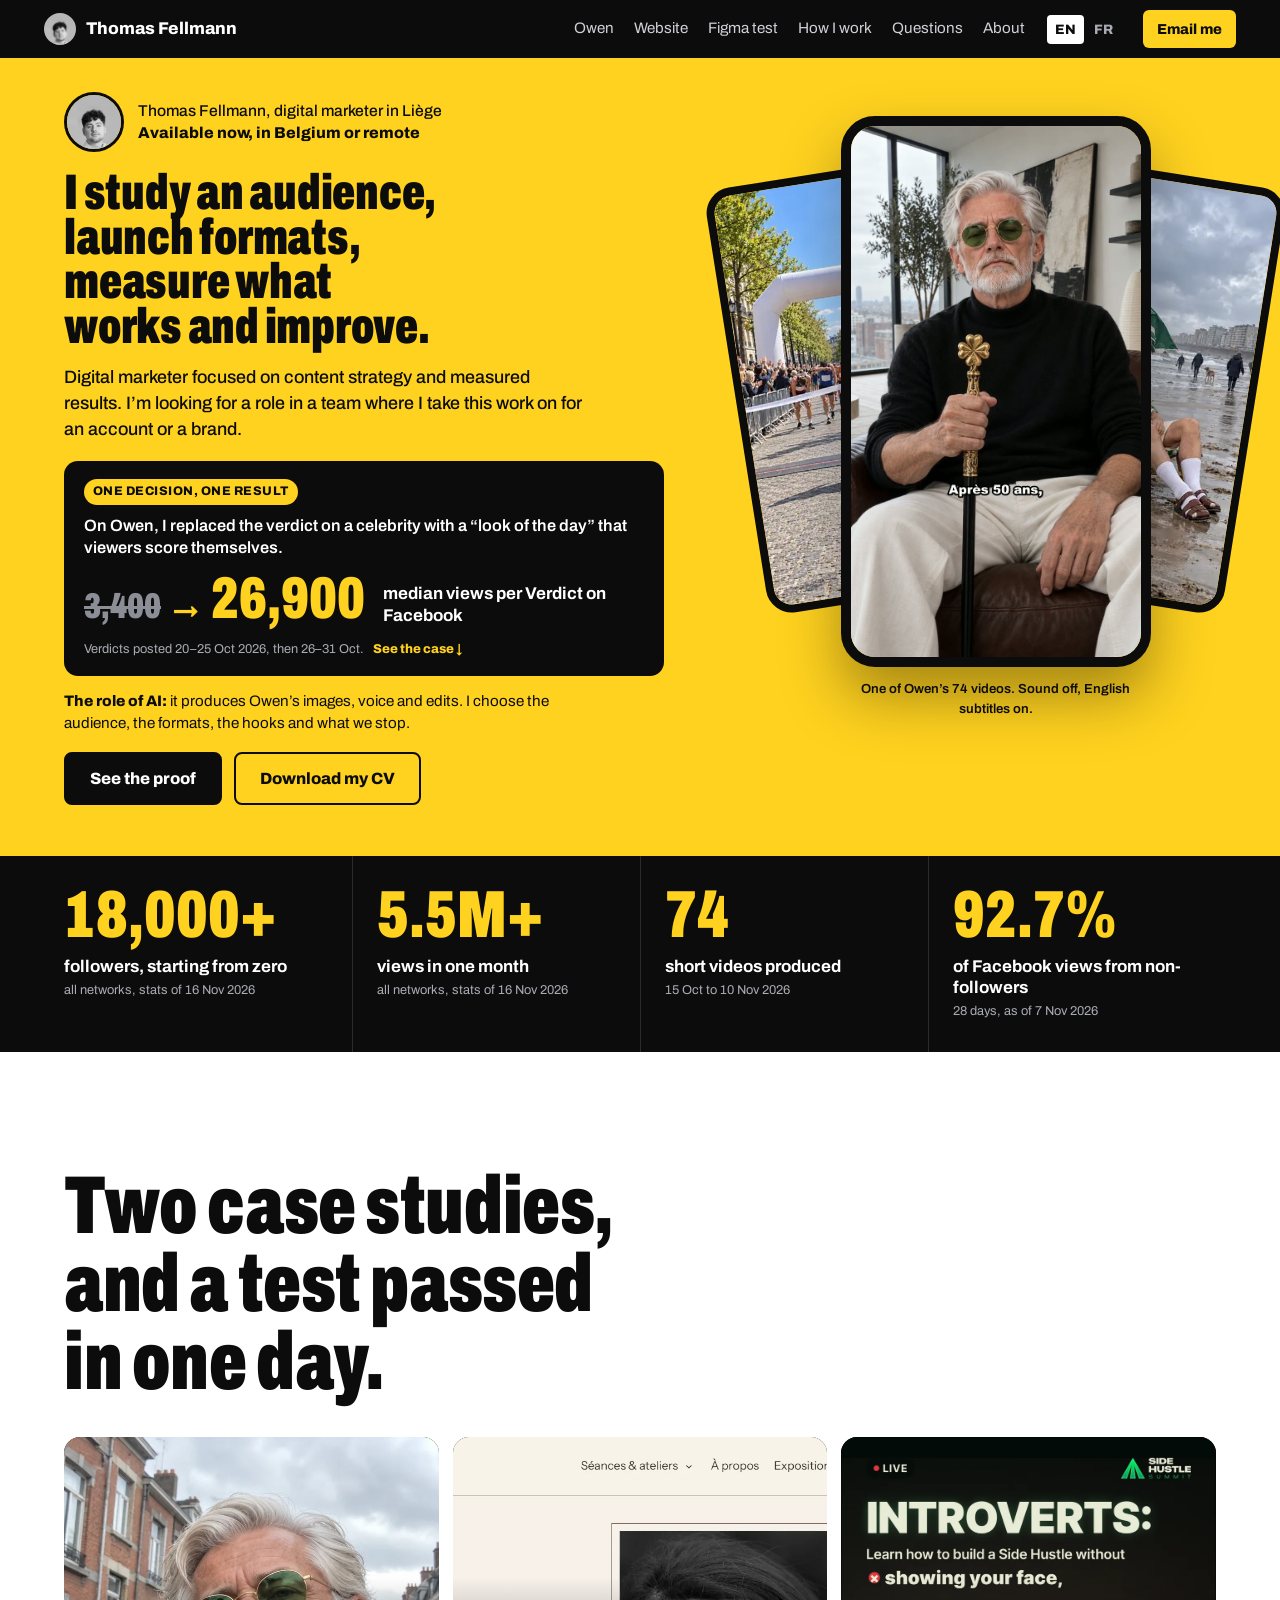
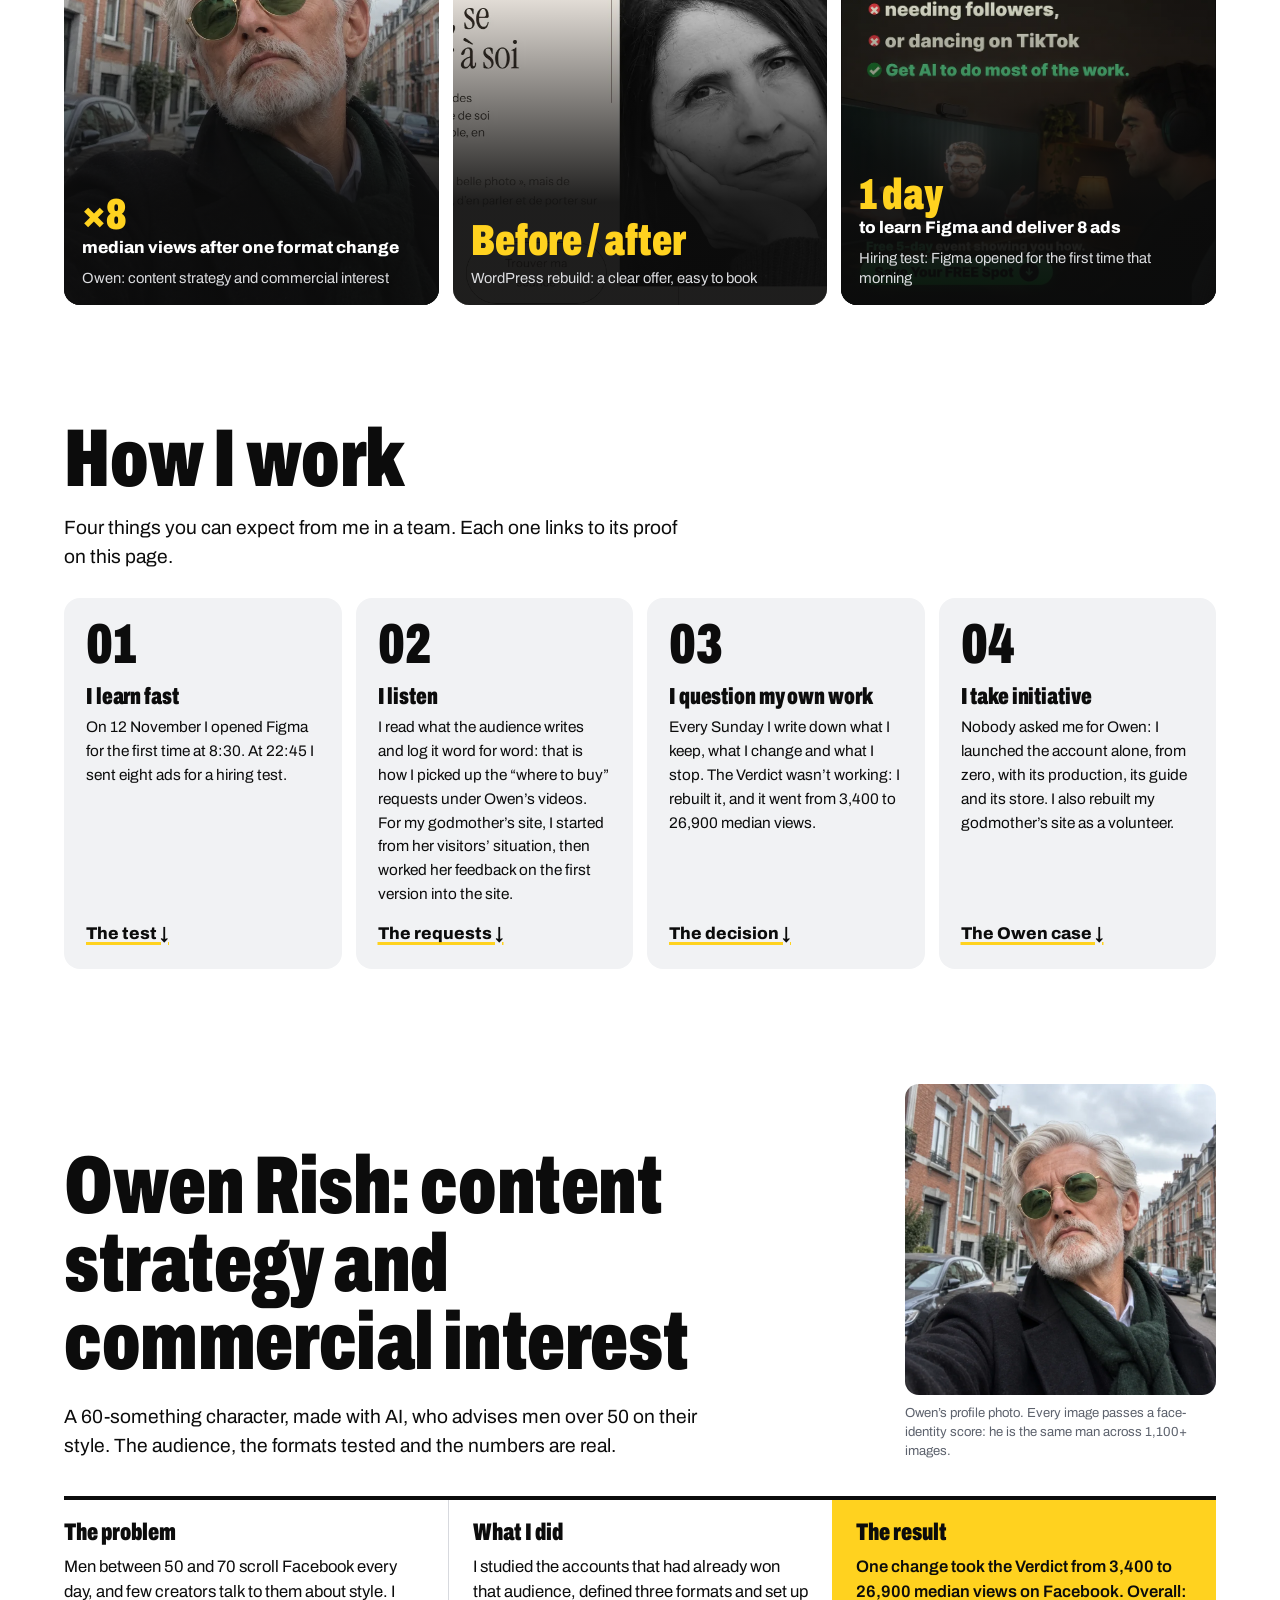
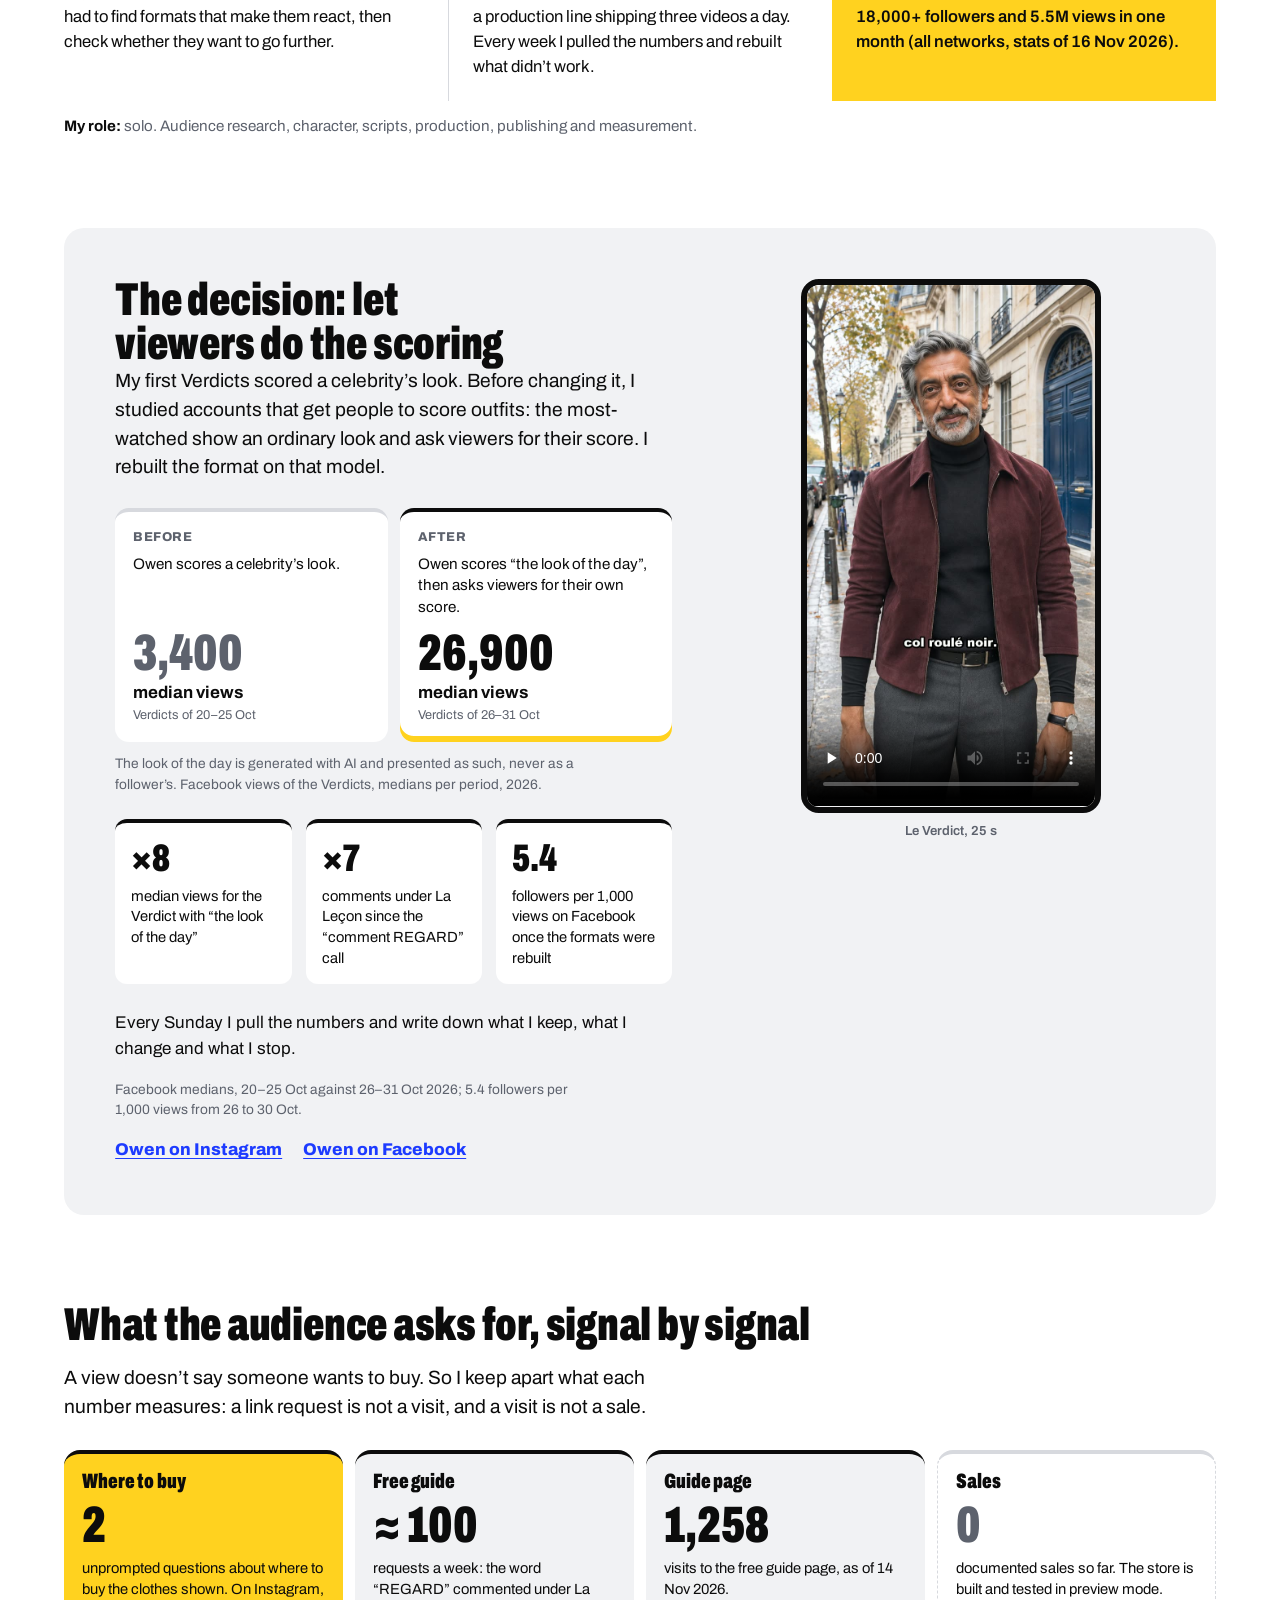
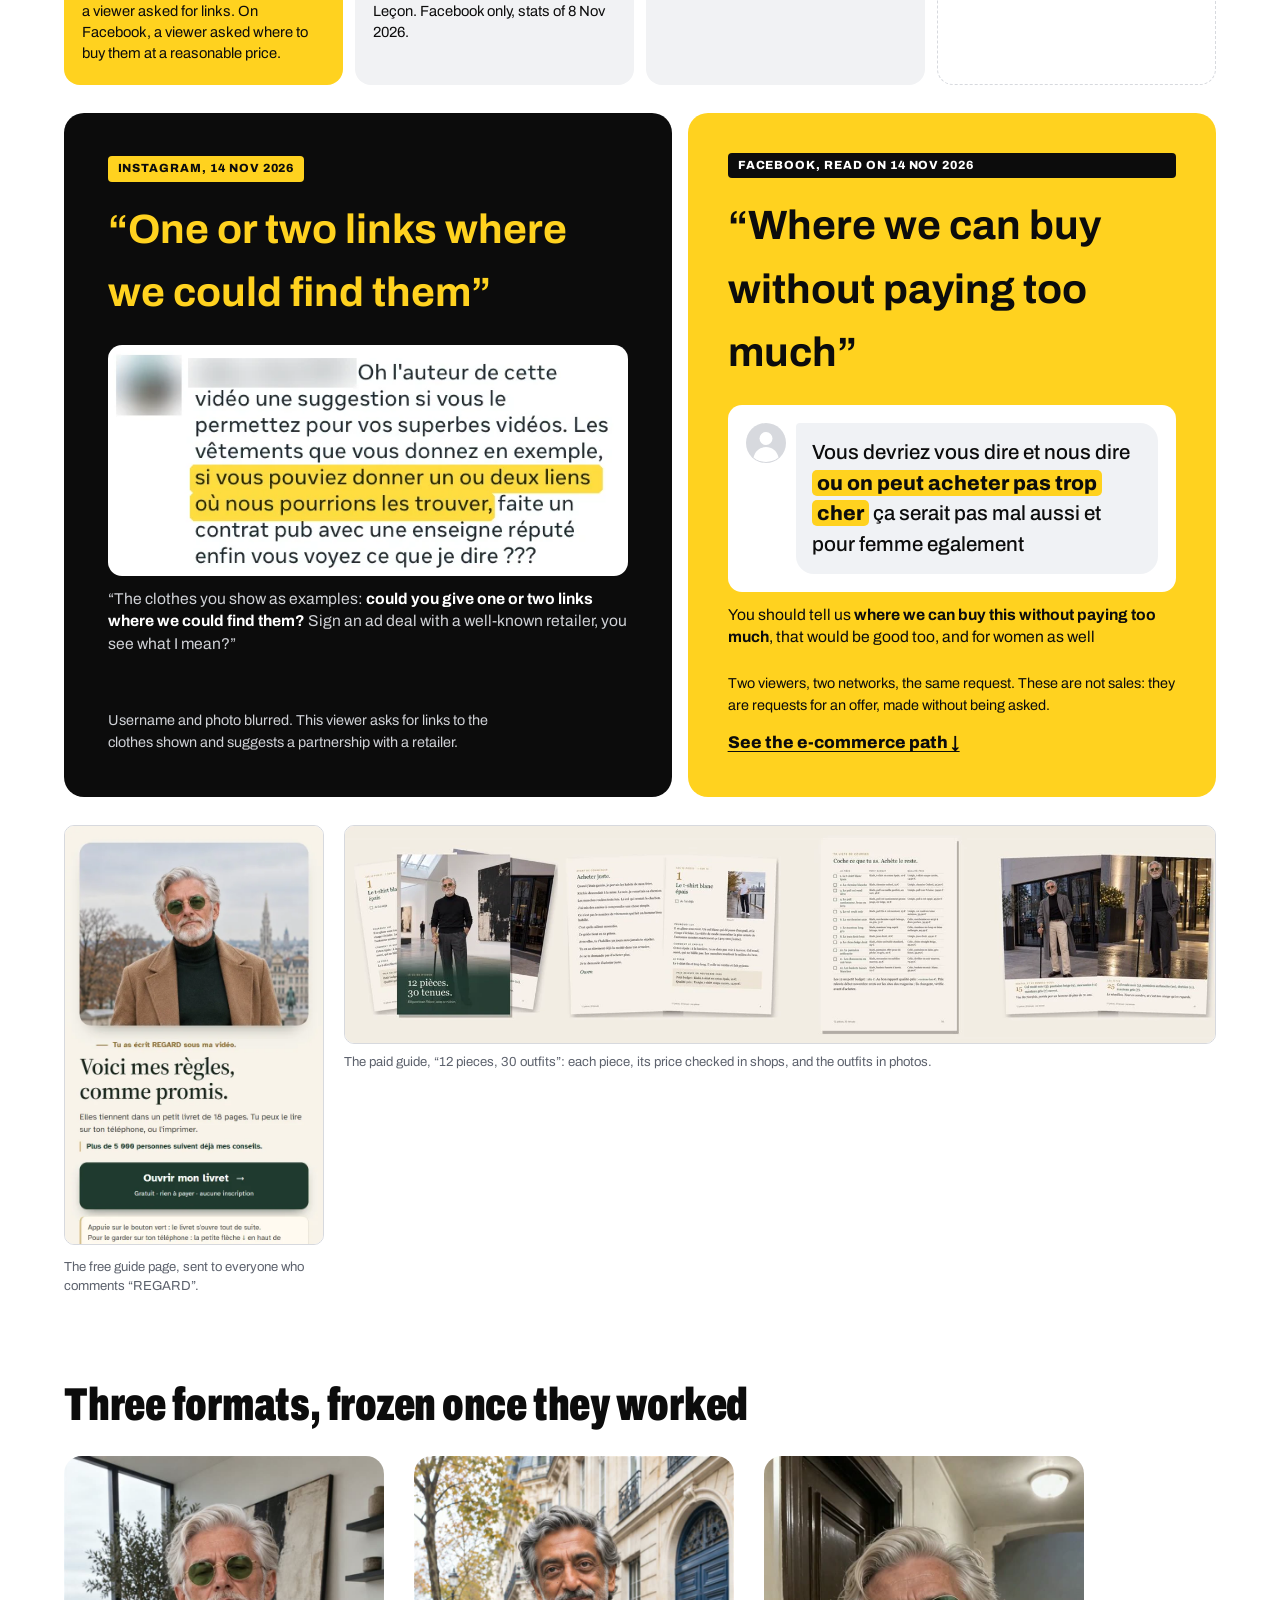
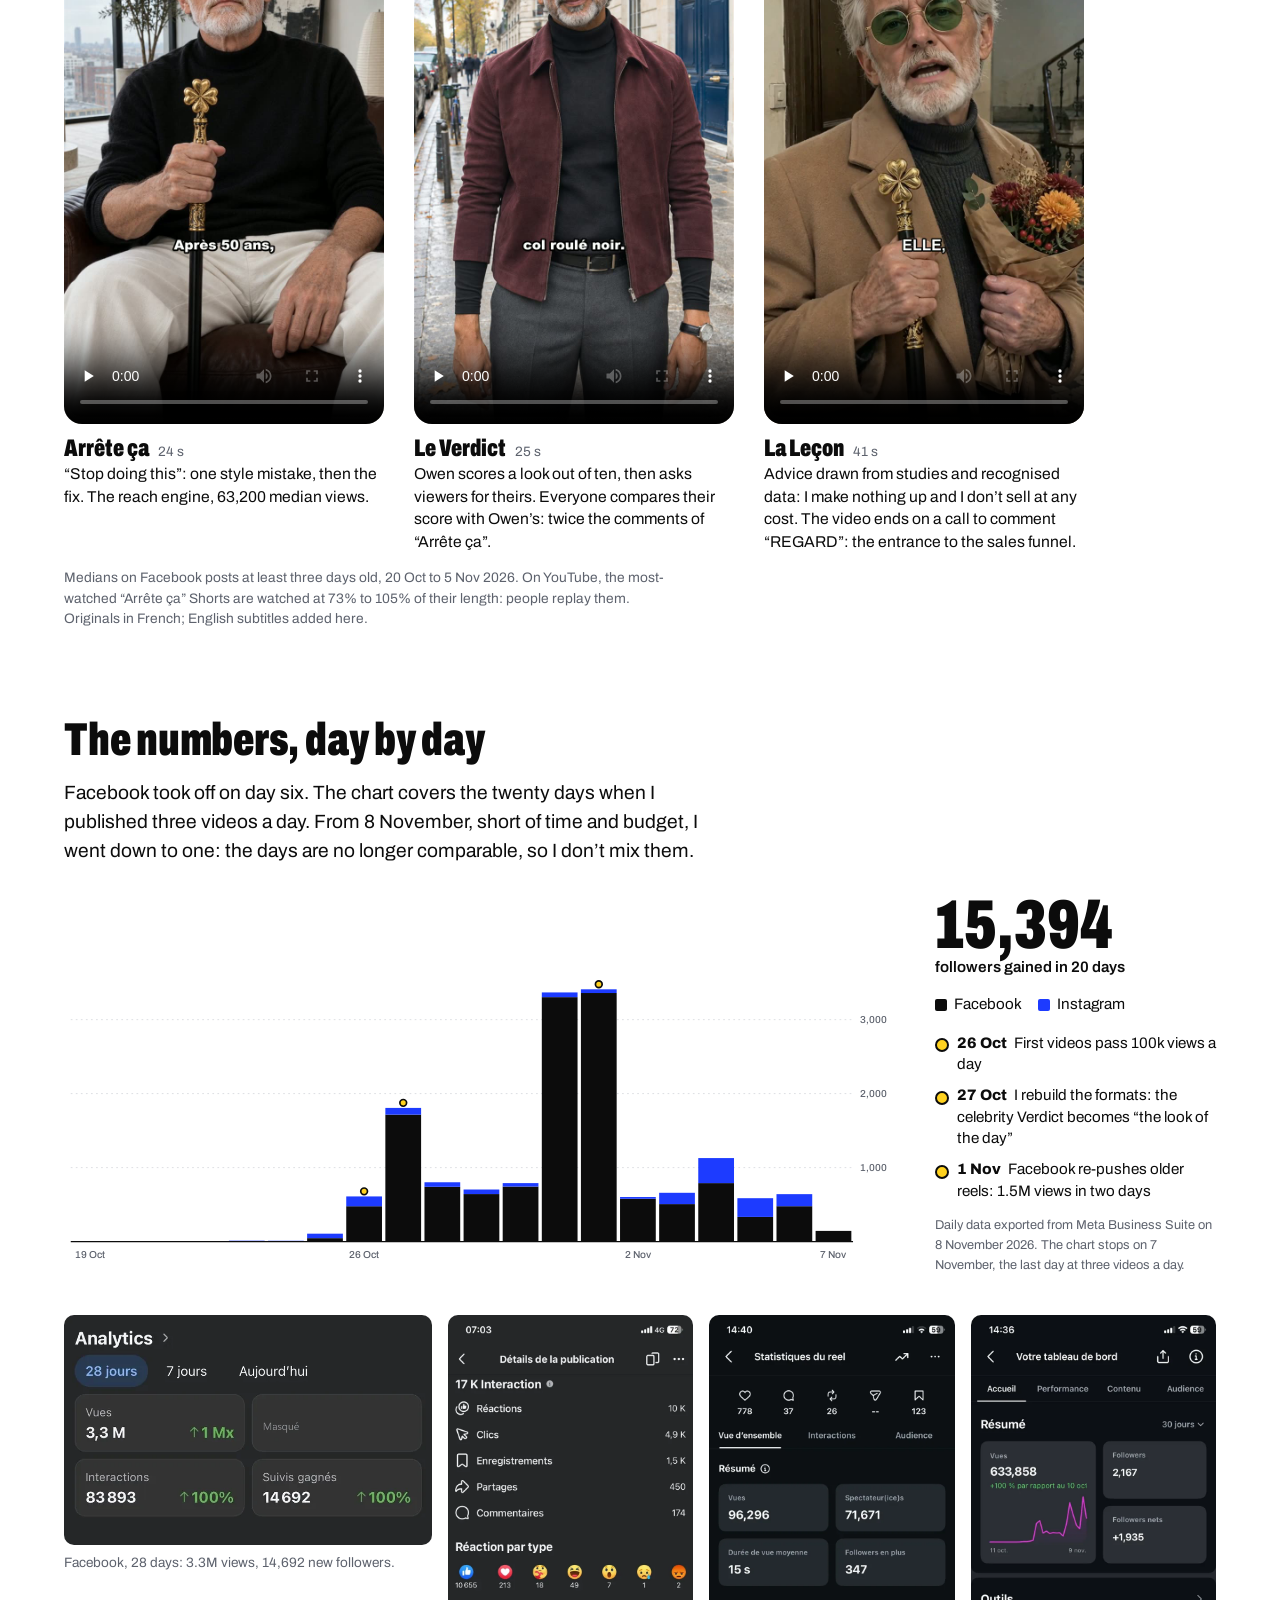
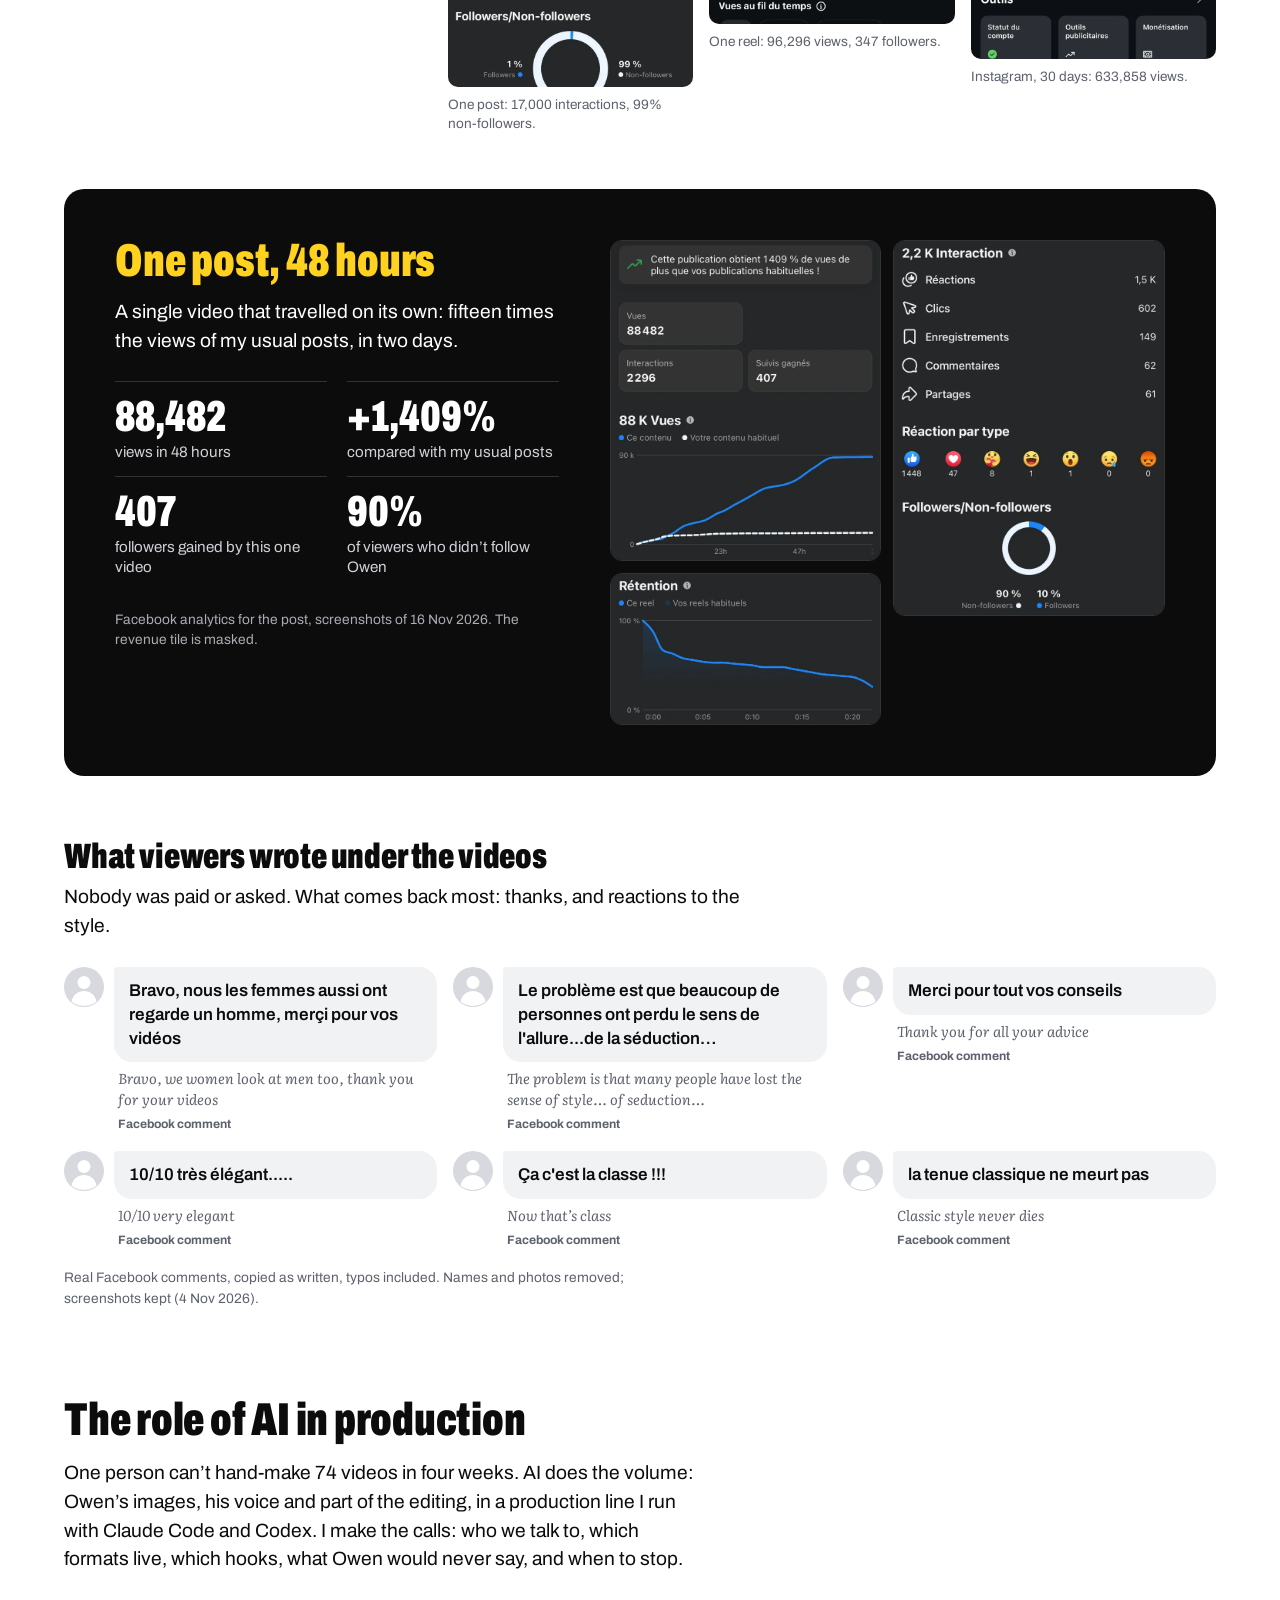
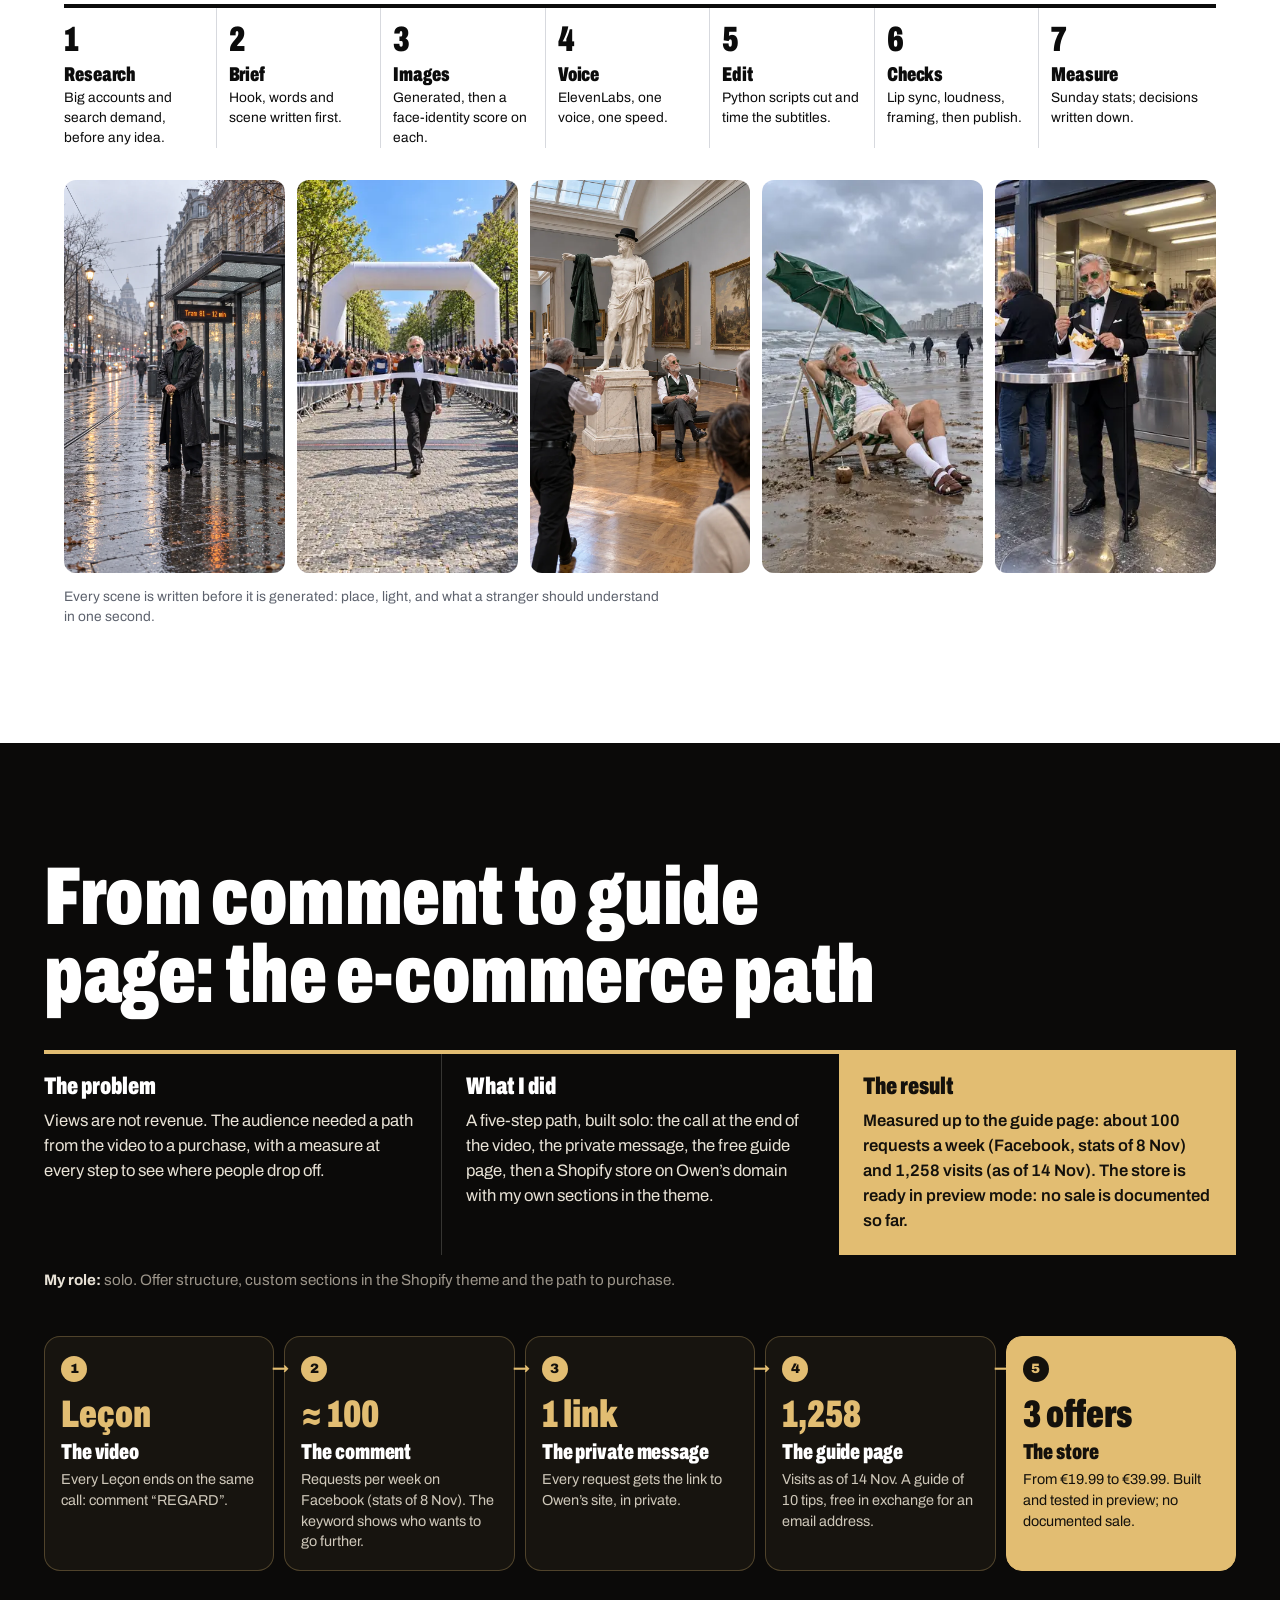
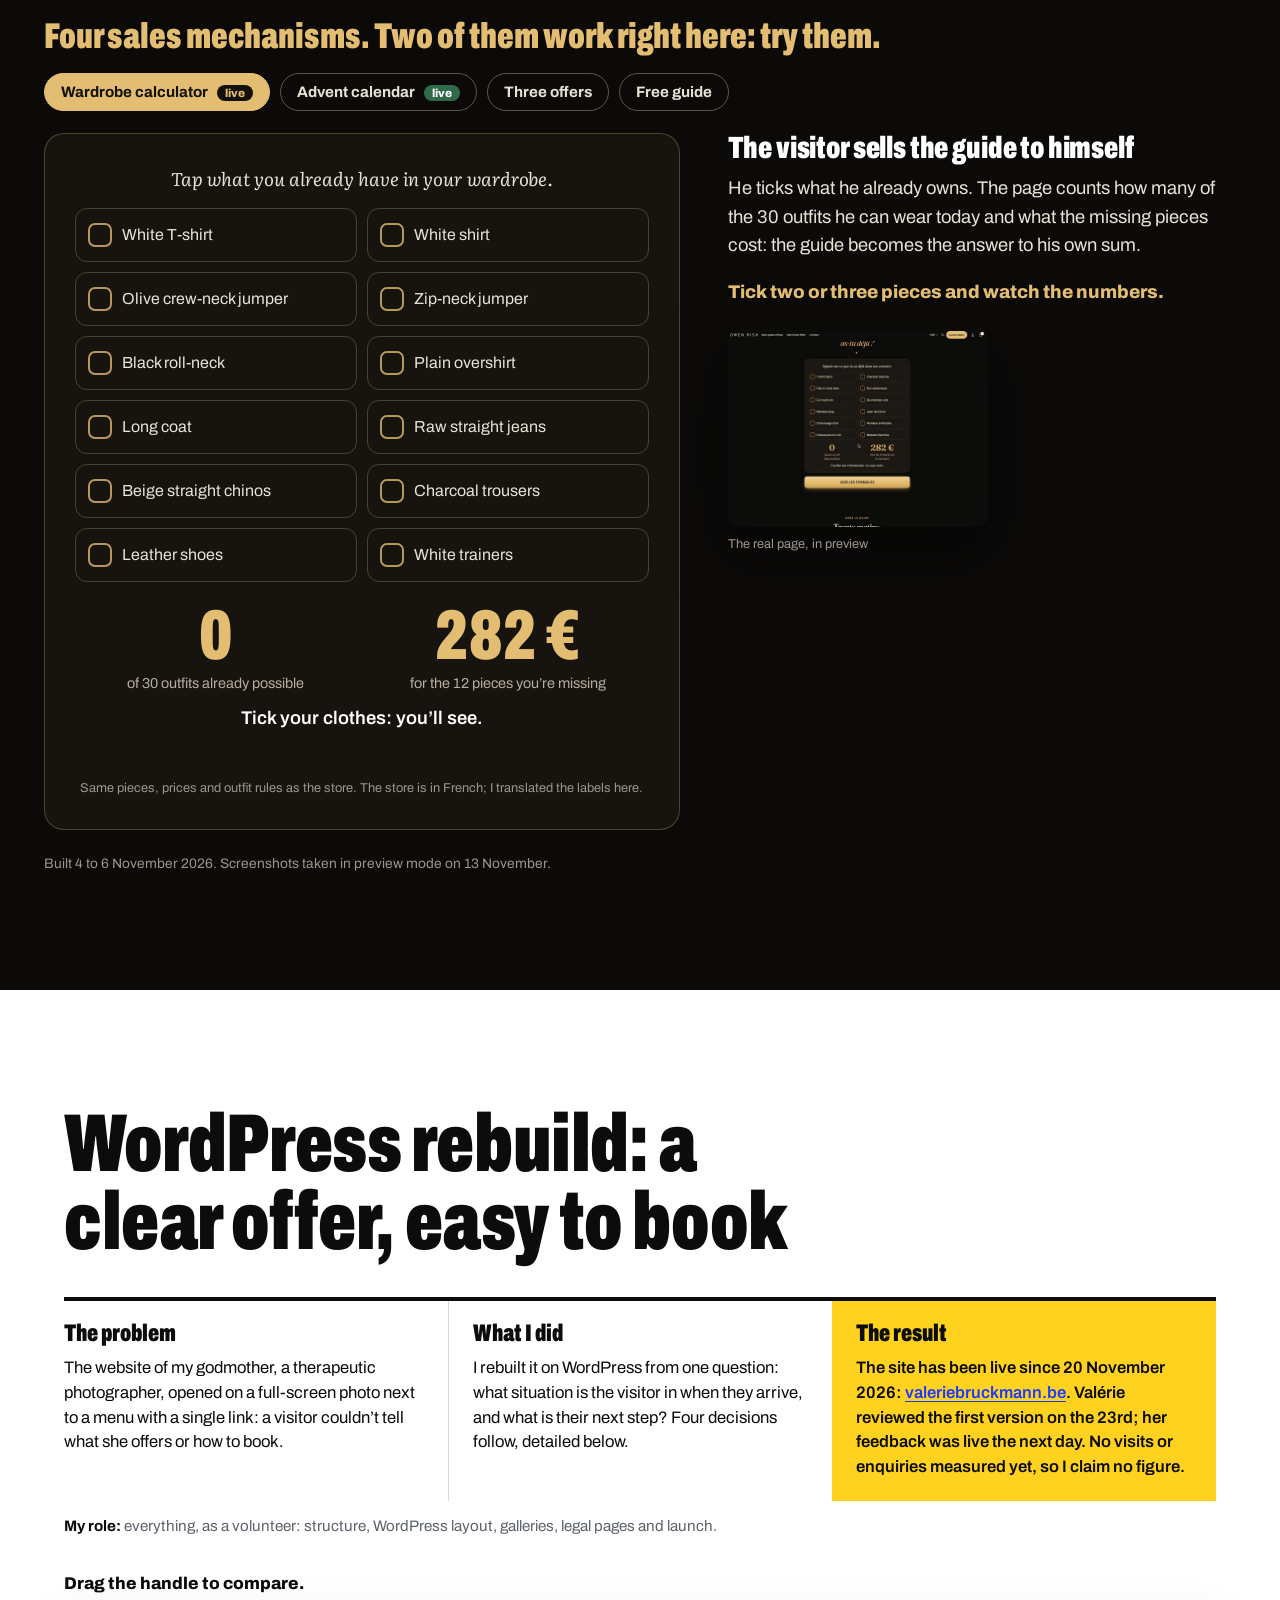
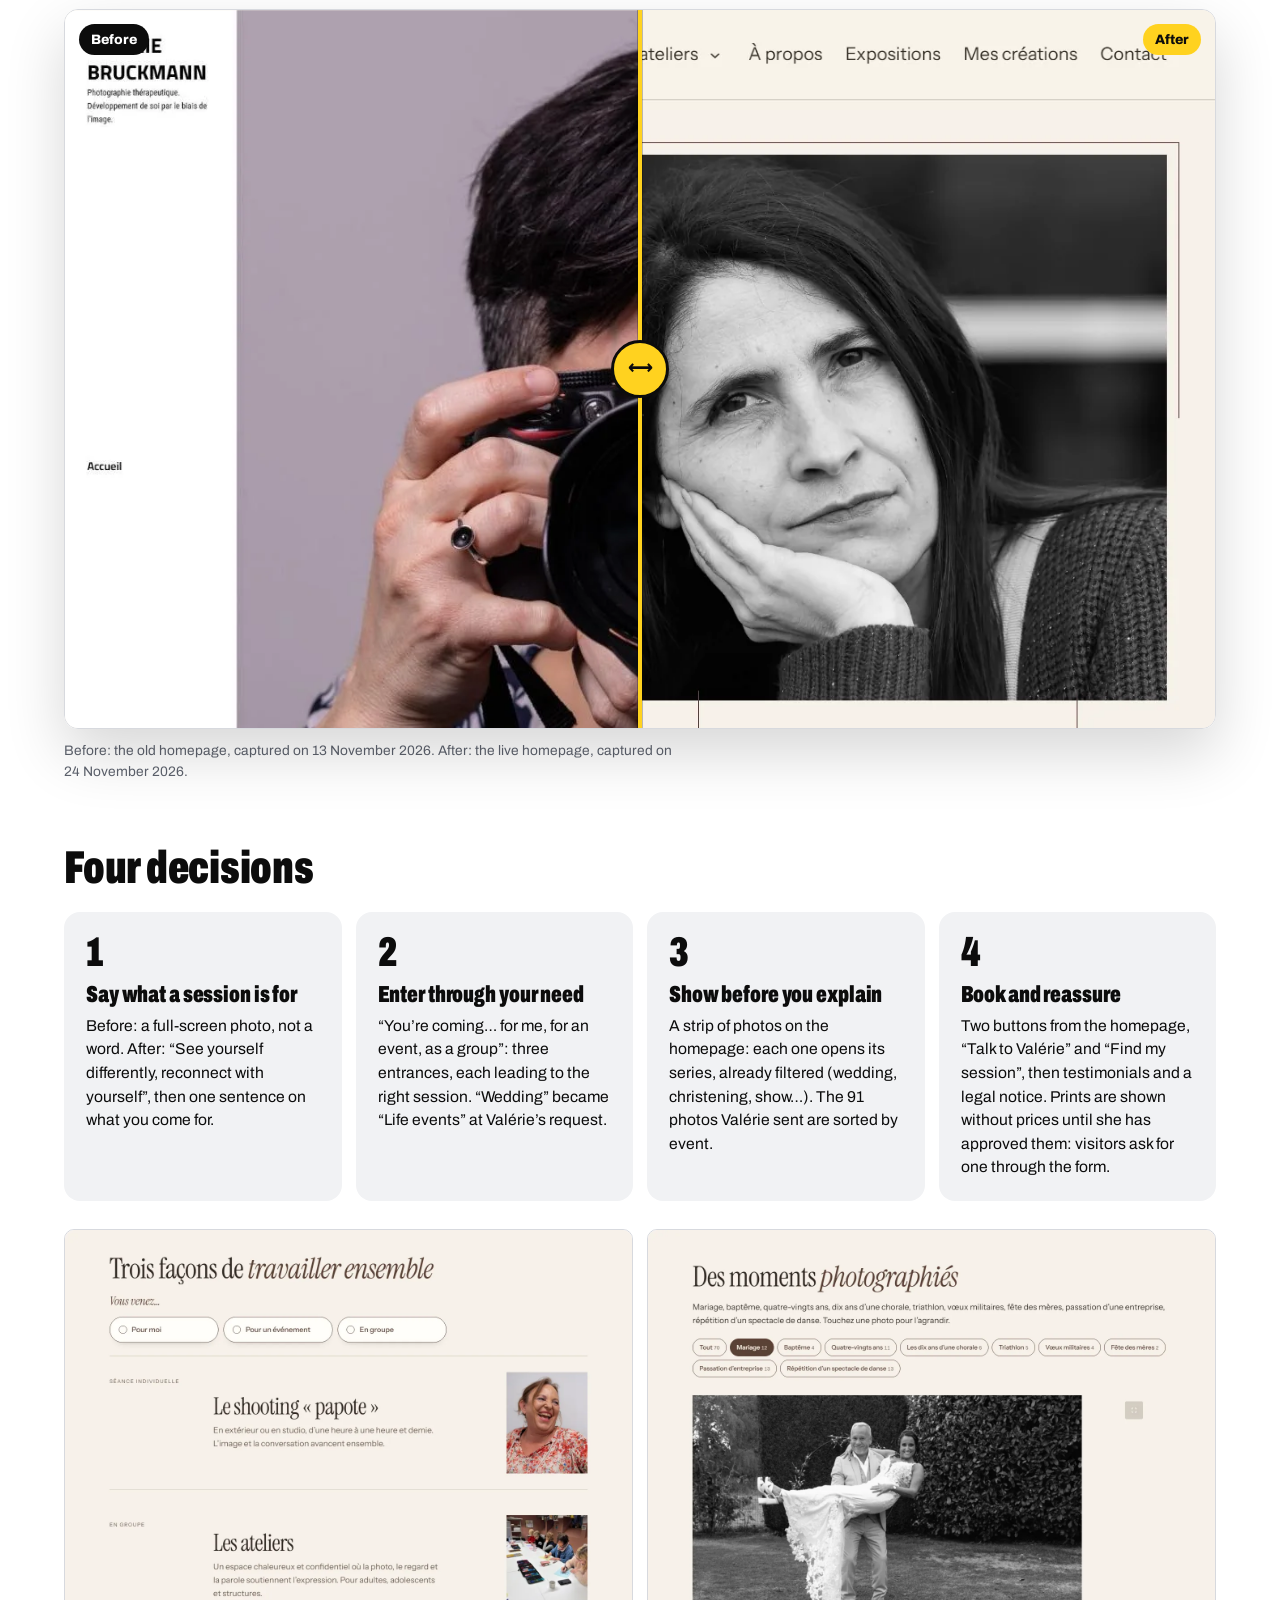
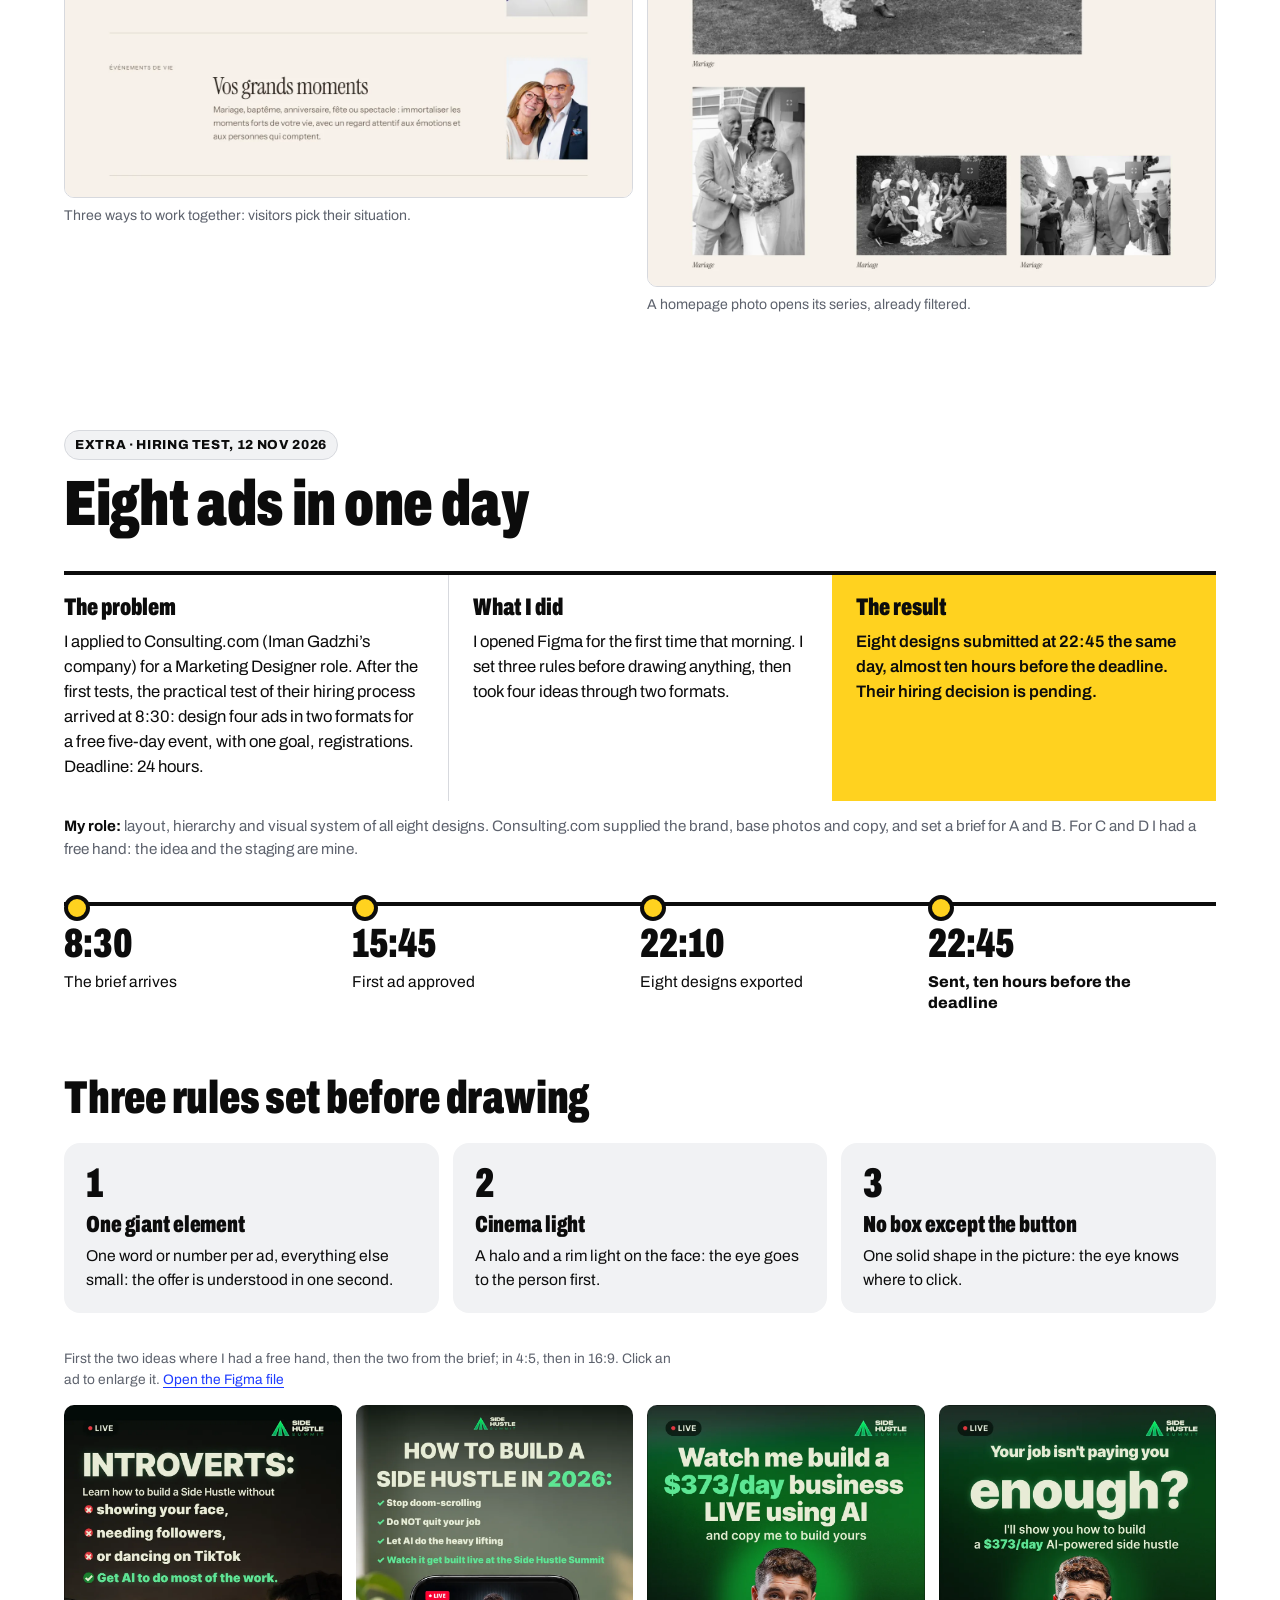
<file: index.html>
<!doctype html>
<html lang="en">
<head>
<meta charset="utf-8">
<meta name="viewport" content="width=device-width, initial-scale=1">
<title>Thomas Fellmann, digital marketer: content strategy and measured results</title>
<meta name="description" content="I study an audience, launch formats, measure what makes it react and improve the content from the results. I learn fast and I question my own work. Liège, available now.">
<link rel="icon" type="image/png" href="favicon.png">
<link rel="canonical" href="https://moth2love.github.io/thomas-fellmann/">
<link rel="alternate" hreflang="fr" href="https://moth2love.github.io/thomas-fellmann/fr/">
<meta property="og:type" content="website">
<meta property="og:title" content="Thomas Fellmann, digital marketer: content strategy and measured results">
<meta property="og:description" content="One format rebuilt from the numbers: from 3,400 to 26,900 median views on Facebook. Two case studies, each with the context, my role and the measured result.">
<meta property="og:url" content="https://moth2love.github.io/thomas-fellmann/">
<meta property="og:image" content="https://moth2love.github.io/thomas-fellmann/og.png">
<meta property="og:image:width" content="1200">
<meta property="og:image:height" content="630">
<meta name="twitter:card" content="summary_large_image">
<link rel="preconnect" href="https://fonts.googleapis.com">
<link rel="preconnect" href="https://fonts.gstatic.com" crossorigin>
<link href="https://fonts.googleapis.com/css2?family=Archivo:wdth,wght@62..125,100..900&family=Literata:ital,opsz,wght@1,7..72,400&display=swap" rel="stylesheet">
<link rel="stylesheet" href="style.css?v=14">
</head>
<body>
<a class="skip" href="#work">Skip to the case studies</a>

<header class="bar">
  <a class="brand" href="./"><img src="assets/thomas-rond.webp" width="302" height="302" alt=""><span>Thomas Fellmann</span></a>
  <nav aria-label="Sections"><a href="#owen">Owen</a><a href="#web">Website</a><a href="#ads">Figma test</a><a href="#how">How I work</a><a href="#faq">Questions</a><a href="#about">About</a></nav>
  <p class="lang"><a href="./" aria-current="page" lang="en" hreflang="en">EN</a><a href="fr/" lang="fr" hreflang="fr">FR</a></p>
  <a class="bar-cta" href="mailto:thomas.fellmnn@gmail.com?subject=Let%27s%20talk">Email me</a>
  <span class="progress" aria-hidden="true"></span>
</header>

<main>
<section class="hero" aria-labelledby="hero-title">
  <div class="hero-inner">
    <div class="hero-copy">
      <p class="who"><img src="assets/thomas-rond.webp" width="302" height="302" alt="Thomas Fellmann"><span>Thomas Fellmann, digital marketer in Liège<br><b>Available now, in Belgium or remote</b></span></p>
      <h1 id="hero-title">I study an audience, launch formats, measure what works and&nbsp;improve.</h1>
      <p class="sub">Digital marketer focused on content strategy and measured results. I’m looking for a role in a team where I take this work on for an account or a brand.</p>
      <a class="decision" href="#verdict"><span class="tag">One decision, one result</span><span class="dec-txt">On Owen, I replaced the verdict on a celebrity with a “look of the day” that viewers score themselves.</span>
        <span class="dec-fig"><b class="from">3,400</b><span class="arrow" aria-hidden="true">→</span><b>26,900</b></span>
        <span class="dec-unit">median views per Verdict on Facebook</span><small>Verdicts posted 20–25 Oct 2026, then 26–31 Oct. <u>See the case ↓</u></small></a>
      <p class="ai"><b>The role of AI:</b> it produces Owen’s images, voice and edits. I choose the audience, the formats, the hooks and what we stop.</p>
      <div class="cta-row">
        <a class="btn" href="#work">See the proof</a>
        <a class="btn ghost" href="cv/Thomas_Fellmann_CV_EN.pdf" download>Download my CV</a>
      </div>
    </div>
    <figure class="fan">
      <img class="fan-l" src="assets/wall/w07.webp" alt="" width="300" height="533">
      <img class="fan-r" src="assets/wall/w10.webp" alt="" width="300" height="533">
      <div class="phone"><video autoplay muted loop preload="metadata" aria-label="Owen video: Arrête ça, the red sports cap" playsinline poster="assets/video/arrete-20.jpg" width="720" height="1280"><source src="assets/video/arrete-20.mp4" type="video/mp4"><track kind="subtitles" src="assets/video/arrete-20.en.vtt" srclang="en" label="English" default></video></div>
      <figcaption>One of Owen’s 74 videos. Sound off, English subtitles on.</figcaption>
    </figure>
  </div>
  <div class="numbers" aria-label="Context in numbers: the Owen account"><div><b>18,000+</b><span>followers, starting from zero</span><small>all networks, stats of 16 Nov 2026</small></div><div><b>5.5M+</b><span>views in one month</span><small>all networks, stats of 16 Nov 2026</small></div><div><b>74</b><span>short videos produced</span><small>15 Oct to 10 Nov 2026</small></div><div><b>92.7%</b><span>of Facebook views from non-followers</span><small>28 days, as of 7 Nov 2026</small></div></div>
</section>

<section id="work" class="work" aria-labelledby="work-title">
  <h2 id="work-title">Two case studies, and a test passed in one day.</h2>
  <div class="tiles"><a class="tile" href="#owen"><img src="assets/owen-portrait.webp" alt="" loading="lazy"><span class="tile-txt"><b>×8</b><i>median views after one format change</i><em>Owen: content strategy and commercial interest</em></span></a><a class="tile" href="#web"><img src="assets/cue-after.webp" alt="" loading="lazy"><span class="tile-txt"><b>Before / after</b><em>WordPress rebuild: a clear offer, easy to book</em></span></a><a class="tile" href="#ads"><img src="assets/shs-c-4x5.webp" alt="" loading="lazy"><span class="tile-txt"><b>1 day</b><i>to learn Figma and deliver 8 ads</i><em>Hiring test: Figma opened for the first time that morning</em></span></a></div>
</section>

<section id="how" class="how-sec" aria-labelledby="how-title">
  <h2 id="how-title">How I work</h2>
  <p class="lede how-p">Four things you can expect from me in a team. Each one links to its proof on this page.</p>
  <ul class="how"><li><b>01</b><h3>I learn fast</h3><p>On 12 November I opened Figma for the first time at 8:30. At 22:45 I sent eight ads for a hiring test.</p><a class="more" href="#ads">The test ↓</a></li><li><b>02</b><h3>I listen</h3><p>I read what the audience writes and log it word for word: that is how I picked up the “where to buy” requests under Owen’s videos. For my godmother’s site, I started from her visitors’ situation, then worked her feedback on the first version into the site.</p><a class="more" href="#demande">The requests ↓</a></li><li><b>03</b><h3>I question my own work</h3><p>Every Sunday I write down what I keep, what I change and what I stop. The Verdict wasn’t working: I rebuilt it, and it went from 3,400 to 26,900 median views.</p><a class="more" href="#verdict">The decision ↓</a></li><li><b>04</b><h3>I take initiative</h3><p>Nobody asked me for Owen: I launched the account alone, from zero, with its production, its guide and its store. I also rebuilt my godmother’s site as a volunteer.</p><a class="more" href="#owen">The Owen case ↓</a></li></ul>
</section>

<section id="owen" class="proj" aria-labelledby="owen-title">
  <header class="proj-head">
    <div><h2 id="owen-title">Owen Rish: content strategy and commercial interest</h2><p class="lede">A 60-something character, made with AI, who advises men over 50 on their style. The audience, the formats tested and the numbers are real.</p></div>
    <figure class="portrait"><img src="assets/owen-portrait.webp" width="900" height="900" alt="Owen, grey-haired man in his sixties with green sunglasses, in a selfie in a Brussels street" loading="lazy"><figcaption>Owen’s profile photo. Every image passes a face-identity score: he is the same man across 1,100+ images.</figcaption></figure>
  </header>
  <dl class="fiche"><div><dt>The problem</dt><dd>Men between 50 and 70 scroll Facebook every day, and few creators talk to them about style. I had to find formats that make them react, then check whether they want to go further.</dd></div><div><dt>What I did</dt><dd>I studied the accounts that had already won that audience, defined three formats and set up a production line shipping three videos a day. Every week I pulled the numbers and rebuilt what didn’t work.</dd></div><div class="res"><dt>The result</dt><dd>One change took the Verdict from 3,400 to 26,900 median views on Facebook. Overall: 18,000+ followers and 5.5M views in one month (all networks, stats of 16 Nov 2026).</dd></div></dl><p class="role"><b>My role:</b> solo. Audience research, character, scripts, production, publishing and measurement.</p>

  <div class="block lesson" id="verdict">
    <div>
      <h3>The decision: let viewers do the scoring</h3>
      <p class="lede">My first Verdicts scored a celebrity’s look. Before changing it, I studied accounts that get people to score outfits: the most-watched show an ordinary look and ask viewers for their score. I rebuilt the format on that model.</p>
      <ol class="ver-cards"><li class="before"><span class="tag">Before</span><p>Owen scores a celebrity’s look.</p><b>3,400</b><span class="u">median views</span><small>Verdicts of 20–25 Oct</small></li><li class="after"><span class="tag">After</span><p>Owen scores “the look of the day”, then asks viewers for their own score.</p><b>26,900</b><span class="u">median views</span><small>Verdicts of 26–31 Oct</small></li></ol>
      <p class="note">The look of the day is generated with AI and presented as such, never as a follower’s. Facebook views of the Verdicts, medians per period, 2026.</p>
      <ul class="lessons"><li><b>×8</b>median views for the Verdict with “the look of the day”</li><li><b>×7</b>comments under La Leçon since the “comment REGARD” call</li><li><b>5.4</b>followers per 1,000 views on Facebook once the formats were rebuilt</li></ul>
      <p>Every Sunday I pull the numbers and write down what I keep, what I change and what I stop.</p>
      <p class="note">Facebook medians, 20–25 Oct against 26–31 Oct 2026; 5.4 followers per 1,000 views from 26 to 30 Oct.</p>
      <p class="links"><a href="https://www.instagram.com/owen.rish/">Owen on Instagram</a> <a href="https://www.facebook.com/owen.rish">Owen on Facebook</a></p>
    </div>
    <figure class="ver-video"><video controls preload="none" playsinline poster="assets/video/verdict-25.jpg" width="720" height="1280"><source src="assets/video/verdict-25.mp4" type="video/mp4"><track kind="subtitles" src="assets/video/verdict-25.en.vtt" srclang="en" label="English" default></video><figcaption>Le Verdict, 25 s</figcaption></figure>
  </div>

  <div class="block" id="demande">
    <h3>What the audience asks for, signal by signal</h3>
    <p class="lede">A view doesn’t say someone wants to buy. So I keep apart what each number measures: a link request is not a visit, and a visit is not a sale.</p>
    <ol class="signals"><li><h4>Where to buy</h4><b>2</b><p>unprompted questions about where to buy the clothes shown. On Instagram, a viewer asked for links. On Facebook, a viewer asked where to buy them at a reasonable price.</p></li><li><h4>Free guide</h4><b>≈ 100</b><p>requests a week: the word “REGARD” commented under La Leçon. Facebook only, stats of 8 Nov 2026.</p></li><li><h4>Guide page</h4><b>1,258</b><p>visits to the free guide page, as of 14 Nov 2026.</p></li><li><h4>Sales</h4><b>0</b><p>documented sales so far. The store is built and tested in preview mode.</p></li></ol>
    <div class="voices"><div class="voices-top"><figure class="voice-top"><span class="tag">Instagram, 14 Nov 2026</span><h5 class="ask-h">“One or two links where we could find them”</h5><img src="assets/comment-liens.webp" width="636" height="282" alt="Instagram comment, in French, asking for links to buy the clothes shown and suggesting a deal with a well-known retailer" loading="lazy"><p class="tr" lang="en">“The clothes you show as examples: <b>could you give one or two links where we could find them?</b> Sign an ad deal with a well-known retailer, you see what I mean?”</p><figcaption>Username and photo blurred. This viewer asks for links to the clothes shown and suggests a partnership with a retailer.</figcaption></figure><figure class="voice-ask"><span class="tag">Facebook, read on 14 Nov 2026</span><h5 class="ask-h">“Where we can buy without paying too much”</h5><div class="fb"><svg class="av" viewBox="0 0 40 40" aria-hidden="true"><circle cx="20" cy="20" r="20"/><circle cx="20" cy="15.5" r="6.5"/><path d="M7.5 34.5c1.6-7 6.6-10.5 12.5-10.5s10.9 3.5 12.5 10.5a20 20 0 0 1-25 0z"/></svg><blockquote lang="fr"><p>Vous devriez vous dire et nous dire <mark>ou on peut acheter pas trop cher</mark> ça serait pas mal aussi et pour femme egalement</p></blockquote></div><p class="tr" lang="en">You should tell us <b>where we can buy this without paying too much</b>, that would be good too, and for women as well</p><figcaption>Two viewers, two networks, the same request. These are not sales: they are requests for an offer, made without being asked.</figcaption><a class="more" href="#shop">See the e-commerce path ↓</a></figure></div></div>
    <div class="dem-media">
      <figure class="lesson-media"><img src="assets/regard-page.webp" width="620" height="1590" alt="Owen’s landing page on his own domain: Voici mes règles, comme promis" loading="lazy"><figcaption>The free guide page, sent to everyone who comments “REGARD”.</figcaption></figure>
      <figure class="lesson-wide"><img src="assets/owen-guide.webp" width="1500" height="375" alt="Pages of Owen’s paid guide: 12 pieces, 30 outfits, with the shopping list and the outfits in photos" loading="lazy"><figcaption>The paid guide, “12 pieces, 30 outfits”: each piece, its price checked in shops, and the outfits in photos.</figcaption></figure>
    </div>
  </div>

  <div class="block" id="formats">
    <h3>Three formats, frozen once they worked</h3>
    <div class="videos"><figure><video controls preload="none" playsinline poster="assets/video/arrete-20.jpg" width="720" height="1280"><source src="assets/video/arrete-20.mp4" type="video/mp4"><track kind="subtitles" src="assets/video/arrete-20.en.vtt" srclang="en" label="English" default></video><figcaption><b>Arrête ça</b> <span>24 s</span><br>“Stop doing this”: one style mistake, then the fix. The reach engine, 63,200 median views.</figcaption></figure><figure><video controls preload="none" playsinline poster="assets/video/verdict-25.jpg" width="720" height="1280"><source src="assets/video/verdict-25.mp4" type="video/mp4"><track kind="subtitles" src="assets/video/verdict-25.en.vtt" srclang="en" label="English" default></video><figcaption><b>Le Verdict</b> <span>25 s</span><br>Owen scores a look out of ten, then asks viewers for theirs. Everyone compares their score with Owen’s: twice the comments of “Arrête ça”.</figcaption></figure><figure><video controls preload="none" playsinline poster="assets/video/lecon-12.jpg" width="720" height="1280"><source src="assets/video/lecon-12.mp4" type="video/mp4"><track kind="subtitles" src="assets/video/lecon-12.en.vtt" srclang="en" label="English" default></video><figcaption><b>La Leçon</b> <span>41 s</span><br>Advice drawn from studies and recognised data: I make nothing up and I don’t sell at any cost. The video ends on a call to comment “REGARD”: the entrance to the sales funnel.</figcaption></figure></div>
    <p class="note">Medians on Facebook posts at least three days old, 20 Oct to 5 Nov 2026. On YouTube, the most-watched “Arrête ça” Shorts are watched at 73% to 105% of their length: people replay them. Originals in French; English subtitles added here.</p>
  </div>

  <div class="block" id="results">
    <h3>The numbers, day by day</h3>
    <p class="lede">Facebook took off on day six. The chart covers the twenty days when I published three videos a day. From 8 November, short of time and budget, I went down to one: the days are no longer comparable, so I don’t mix them.</p>
    <!--CHART--><figure class="chart-wrap"><svg class="chart" viewBox="0 0 1000 380" role="img" aria-labelledby="chart-title chart-desc"><title id="chart-title">Followers gained per day, Facebook and Instagram, 19 October to 7 November 2026</title><desc id="chart-desc">15,394 followers gained in 20 days. Peak day: 3,410.</desc><line class="grid" x1="8" x2="936" y1="252.2" y2="252.2"/><text class="axis" x="944" y="256.2">1,000</text><line class="grid" x1="8" x2="936" y1="164.4" y2="164.4"/><text class="axis" x="944" y="168.4">2,000</text><line class="grid" x1="8" x2="936" y1="76.7" y2="76.7"/><text class="axis" x="944" y="80.7">3,000</text><rect class="bar fb" x="10.0" y="340.0" width="42.4" height="0.0" style="--i:0"><title>19 Oct: 0 Facebook, 0 Instagram</title></rect><text class="axis" x="31.2" y="360" text-anchor="middle">19 Oct</text><rect class="bar fb" x="56.4" y="339.9" width="42.4" height="0.1" style="--i:1"><title>20 Oct: 1 Facebook, 0 Instagram</title></rect><rect class="bar fb" x="102.8" y="339.6" width="42.4" height="0.4" style="--i:2"><title>21 Oct: 4 Facebook, 0 Instagram</title></rect><rect class="bar fb" x="149.2" y="339.9" width="42.4" height="0.1" style="--i:3"><title>22 Oct: 1 Facebook, 0 Instagram</title></rect><rect class="bar fb" x="195.6" y="339.4" width="42.4" height="0.6" style="--i:4"><title>23 Oct: 7 Facebook, 5 Instagram</title></rect><rect class="bar ig" x="195.6" y="338.9" width="42.4" height="0.4" style="--i:4"/><rect class="bar fb" x="242.0" y="339.6" width="42.4" height="0.4" style="--i:5"><title>24 Oct: 5 Facebook, 6 Instagram</title></rect><rect class="bar ig" x="242.0" y="339.0" width="42.4" height="0.5" style="--i:5"/><rect class="bar fb" x="288.4" y="335.9" width="42.4" height="4.1" style="--i:6"><title>25 Oct: 47 Facebook, 60 Instagram</title></rect><rect class="bar ig" x="288.4" y="330.6" width="42.4" height="5.3" style="--i:6"/><rect class="bar fb" x="334.8" y="298.0" width="42.4" height="42.0" style="--i:7"><title>26 Oct: 478 Facebook, 133 Instagram</title></rect><rect class="bar ig" x="334.8" y="286.4" width="42.4" height="11.7" style="--i:7"/><text class="axis" x="356.0" y="360" text-anchor="middle">26 Oct</text><rect class="bar fb" x="381.2" y="189.4" width="42.4" height="150.6" style="--i:8"><title>27 Oct: 1,716 Facebook, 91 Instagram</title></rect><rect class="bar ig" x="381.2" y="181.4" width="42.4" height="8.0" style="--i:8"/><rect class="bar fb" x="427.6" y="275.0" width="42.4" height="65.0" style="--i:9"><title>28 Oct: 741 Facebook, 61 Instagram</title></rect><rect class="bar ig" x="427.6" y="269.6" width="42.4" height="5.4" style="--i:9"/><rect class="bar fb" x="474.0" y="283.6" width="42.4" height="56.4" style="--i:10"><title>29 Oct: 643 Facebook, 61 Instagram</title></rect><rect class="bar ig" x="474.0" y="278.2" width="42.4" height="5.4" style="--i:10"/><rect class="bar fb" x="520.4" y="274.7" width="42.4" height="65.3" style="--i:11"><title>30 Oct: 744 Facebook, 47 Instagram</title></rect><rect class="bar ig" x="520.4" y="270.6" width="42.4" height="4.1" style="--i:11"/><rect class="bar fb" x="566.8" y="50.0" width="42.4" height="290.0" style="--i:12"><title>31 Oct: 3,304 Facebook, 64 Instagram</title></rect><rect class="bar ig" x="566.8" y="44.4" width="42.4" height="5.6" style="--i:12"/><rect class="bar fb" x="613.2" y="45.1" width="42.4" height="294.9" style="--i:13"><title>1 Nov: 3,360 Facebook, 50 Instagram</title></rect><rect class="bar ig" x="613.2" y="40.7" width="42.4" height="4.4" style="--i:13"/><rect class="bar fb" x="659.6" y="289.2" width="42.4" height="50.8" style="--i:14"><title>2 Nov: 579 Facebook, 24 Instagram</title></rect><rect class="bar ig" x="659.6" y="287.1" width="42.4" height="2.1" style="--i:14"/><text class="axis" x="680.8" y="360" text-anchor="middle">2 Nov</text><rect class="bar fb" x="706.0" y="295.5" width="42.4" height="44.5" style="--i:15"><title>3 Nov: 507 Facebook, 153 Instagram</title></rect><rect class="bar ig" x="706.0" y="282.1" width="42.4" height="13.4" style="--i:15"/><rect class="bar fb" x="752.4" y="270.6" width="42.4" height="69.4" style="--i:16"><title>4 Nov: 791 Facebook, 338 Instagram</title></rect><rect class="bar ig" x="752.4" y="240.9" width="42.4" height="29.7" style="--i:16"/><rect class="bar fb" x="798.8" y="310.7" width="42.4" height="29.3" style="--i:17"><title>5 Nov: 334 Facebook, 253 Instagram</title></rect><rect class="bar ig" x="798.8" y="288.5" width="42.4" height="22.2" style="--i:17"/><rect class="bar fb" x="845.2" y="298.0" width="42.4" height="42.0" style="--i:18"><title>6 Nov: 478 Facebook, 163 Instagram</title></rect><rect class="bar ig" x="845.2" y="283.7" width="42.4" height="14.3" style="--i:18"/><rect class="bar fb" x="891.6" y="327.3" width="42.4" height="12.7" style="--i:19"><title>7 Nov: 145 Facebook, 0 Instagram</title></rect><text class="axis" x="912.8" y="360" text-anchor="middle">7 Nov</text><line class="base" x1="8" x2="936" y1="340.0" y2="340.0"/><g class="note n1"><circle cx="356.0" cy="280.4" r="4"/></g><g class="note n2"><circle cx="402.4" cy="175.4" r="4"/></g><g class="note n3"><circle cx="634.4" cy="34.7" r="4"/></g></svg><figcaption><p class="chart-total"><strong>15,394</strong> followers gained in 20 days</p><ul class="chart-key"><li class="k-fb">Facebook</li><li class="k-ig">Instagram</li></ul><ol class="chart-notes"><li class="n1"><span class="when">26 Oct</span> First videos pass 100k views a day</li><li class="n2"><span class="when">27 Oct</span> I rebuild the formats: the celebrity Verdict becomes “the look of the day”</li><li class="n3"><span class="when">1 Nov</span> Facebook re-pushes older reels: 1.5M views in two days</li></ol><p class="source">Daily data exported from Meta Business Suite on 8 November 2026. The chart stops on 7 November, the last day at three videos a day.</p></figcaption></figure><!--/CHART-->
    <div class="proof"><figure><img src="assets/stats-1.webp" width="700" height="436" alt="Facebook analytics, 28 days: 3.3M views, 83,893 interactions, 14,692 follows gained" loading="lazy"><figcaption>Facebook, 28 days: 3.3M views, 14,692 new followers.</figcaption></figure><figure><img src="assets/stats-3.webp" width="700" height="1060" alt="Facebook post details: 17K interactions, 99% from non-followers" loading="lazy"><figcaption>One post: 17,000 interactions, 99% non-followers.</figcaption></figure><figure><img src="assets/stats-4.webp" width="700" height="880" alt="Instagram reel: 96,296 views, 347 new followers" loading="lazy"><figcaption>One reel: 96,296 views, 347 followers.</figcaption></figure><figure><img src="assets/stats-2.webp" width="700" height="980" alt="Instagram dashboard, 30 days: 633,858 views, 2,167 followers" loading="lazy"><figcaption>Instagram, 30 days: 633,858 views.</figcaption></figure></div>
    <div class="spot">
      <div class="spot-txt"><h4>One post, 48 hours</h4><p class="lede">A single video that travelled on its own: fifteen times the views of my usual posts, in two days.</p><ul class="spot-stats"><li><b>88,482</b>views in 48 hours</li><li><b>+1,409%</b>compared with my usual posts</li><li><b>407</b>followers gained by this one video</li><li><b>90%</b>of viewers who didn’t follow Owen</li></ul><p class="note">Facebook analytics for the post, screenshots of 16 Nov 2026. The revenue tile is masked.</p></div>
      <div class="spot-imgs"><img src="assets/post-vues.webp" width="700" height="829" alt="Facebook post analytics, in French: 88,482 views, 2,296 interactions, 407 follows gained, 1,409% more views than usual posts" loading="lazy"><img src="assets/post-retention.webp" width="700" height="389" alt="Retention curve: half of the viewers are still watching after ten seconds" loading="lazy"><img src="assets/post-interactions.webp" width="700" height="972" alt="Interaction details: 1.5K reactions, 602 clicks, 149 saves, 62 comments, 61 shares, 90% non-followers" loading="lazy"></div>
    </div>
    <div class="voices"><h4>What viewers wrote under the videos</h4><p class="lede">Nobody was paid or asked. What comes back most: thanks, and reactions to the style.</p><div class="voices-grid"><figure class="cm"><svg class="av" viewBox="0 0 40 40" aria-hidden="true"><circle cx="20" cy="20" r="20"/><circle cx="20" cy="15.5" r="6.5"/><path d="M7.5 34.5c1.6-7 6.6-10.5 12.5-10.5s10.9 3.5 12.5 10.5a20 20 0 0 1-25 0z"/></svg><div class="cm-b"><blockquote lang="fr"><p>Bravo, nous les femmes aussi ont regarde un homme, merçi pour vos vidéos</p></blockquote><p class="tr" lang="en">Bravo, we women look at men too, thank you for your videos</p><figcaption>Facebook comment</figcaption></div></figure><figure class="cm"><svg class="av" viewBox="0 0 40 40" aria-hidden="true"><circle cx="20" cy="20" r="20"/><circle cx="20" cy="15.5" r="6.5"/><path d="M7.5 34.5c1.6-7 6.6-10.5 12.5-10.5s10.9 3.5 12.5 10.5a20 20 0 0 1-25 0z"/></svg><div class="cm-b"><blockquote lang="fr"><p>Le problème est que beaucoup de personnes ont perdu le sens de l'allure...de la séduction…</p></blockquote><p class="tr" lang="en">The problem is that many people have lost the sense of style… of seduction…</p><figcaption>Facebook comment</figcaption></div></figure><figure class="cm"><svg class="av" viewBox="0 0 40 40" aria-hidden="true"><circle cx="20" cy="20" r="20"/><circle cx="20" cy="15.5" r="6.5"/><path d="M7.5 34.5c1.6-7 6.6-10.5 12.5-10.5s10.9 3.5 12.5 10.5a20 20 0 0 1-25 0z"/></svg><div class="cm-b"><blockquote lang="fr"><p>Merci pour tout vos conseils</p></blockquote><p class="tr" lang="en">Thank you for all your advice</p><figcaption>Facebook comment</figcaption></div></figure><figure class="cm"><svg class="av" viewBox="0 0 40 40" aria-hidden="true"><circle cx="20" cy="20" r="20"/><circle cx="20" cy="15.5" r="6.5"/><path d="M7.5 34.5c1.6-7 6.6-10.5 12.5-10.5s10.9 3.5 12.5 10.5a20 20 0 0 1-25 0z"/></svg><div class="cm-b"><blockquote lang="fr"><p>10/10 très élégant.....</p></blockquote><p class="tr" lang="en">10/10 very elegant</p><figcaption>Facebook comment</figcaption></div></figure><figure class="cm"><svg class="av" viewBox="0 0 40 40" aria-hidden="true"><circle cx="20" cy="20" r="20"/><circle cx="20" cy="15.5" r="6.5"/><path d="M7.5 34.5c1.6-7 6.6-10.5 12.5-10.5s10.9 3.5 12.5 10.5a20 20 0 0 1-25 0z"/></svg><div class="cm-b"><blockquote lang="fr"><p>Ça c'est la classe !!!</p></blockquote><p class="tr" lang="en">Now that’s class</p><figcaption>Facebook comment</figcaption></div></figure><figure class="cm"><svg class="av" viewBox="0 0 40 40" aria-hidden="true"><circle cx="20" cy="20" r="20"/><circle cx="20" cy="15.5" r="6.5"/><path d="M7.5 34.5c1.6-7 6.6-10.5 12.5-10.5s10.9 3.5 12.5 10.5a20 20 0 0 1-25 0z"/></svg><div class="cm-b"><blockquote lang="fr"><p>la tenue classique ne meurt pas</p></blockquote><p class="tr" lang="en">Classic style never dies</p><figcaption>Facebook comment</figcaption></div></figure></div><p class="note">Real Facebook comments, copied as written, typos included. Names and photos removed; screenshots kept (4 Nov 2026).</p></div>
  </div>

  <div class="block" id="machine">
    <h3>The role of AI in production</h3>
    <p class="lede">One person can’t hand-make 74 videos in four weeks. AI does the volume: Owen’s images, his voice and part of the editing, in a production line I run with Claude Code and Codex. I make the calls: who we talk to, which formats live, which hooks, what Owen would never say, and when to stop.</p>
    <ol class="pipeline" aria-label="How one Owen video is made"><li><h4>Research</h4><p>Big accounts and search demand, before any idea.</p></li><li><h4>Brief</h4><p>Hook, words and scene written first.</p></li><li><h4>Images</h4><p>Generated, then a face-identity score on each.</p></li><li><h4>Voice</h4><p>ElevenLabs, one voice, one speed.</p></li><li><h4>Edit</h4><p>Python scripts cut and time the subtitles.</p></li><li><h4>Checks</h4><p>Lip sync, loudness, framing, then publish.</p></li><li><h4>Measure</h4><p>Sunday stats; decisions written down.</p></li></ol>
    <div class="scenes"><img src="assets/owen-tram.webp" alt="Owen in a long coat at a rainy tram stop" loading="lazy"><img src="assets/wall/w07.webp" alt="Owen crossing a marathon finish line in a tuxedo" loading="lazy"><img src="assets/owen-musee.webp" alt="Owen on a museum bench while a guard photographs a statue" loading="lazy"><img src="assets/wall/w10.webp" alt="Owen in a deckchair on a stormy beach" loading="lazy"><img src="assets/wall/w02.webp" alt="Owen in a tuxedo eating fries at a snack bar" loading="lazy"></div>
    <p class="note">Every scene is written before it is generated: place, light, and what a stranger should understand in one second.</p>
  </div>
</section>

<section id="shop" class="shop" aria-labelledby="shop-title">
  <div class="shop-in">
    <h2 id="shop-title">From comment to guide page: the e-commerce path</h2>
    <dl class="fiche"><div><dt>The problem</dt><dd>Views are not revenue. The audience needed a path from the video to a purchase, with a measure at every step to see where people drop off.</dd></div><div><dt>What I did</dt><dd>A five-step path, built solo: the call at the end of the video, the private message, the free guide page, then a Shopify store on Owen’s domain with my own sections in the theme.</dd></div><div class="res"><dt>The result</dt><dd>Measured up to the guide page: about 100 requests a week (Facebook, stats of 8 Nov) and 1,258 visits (as of 14 Nov). The store is ready in preview mode: no sale is documented so far.</dd></div></dl><p class="role"><b>My role:</b> solo. Offer structure, custom sections in the Shopify theme and the path to purchase.</p>
    <ol class="funnel" aria-label="The five steps of the path"><li><b>Leçon</b><h3>The video</h3><p>Every Leçon ends on the same call: comment “REGARD”.</p></li><li><b>≈ 100</b><h3>The comment</h3><p>Requests per week on Facebook (stats of 8 Nov). The keyword shows who wants to go further.</p></li><li><b>1 link</b><h3>The private message</h3><p>Every request gets the link to Owen’s site, in private.</p></li><li><b>1,258</b><h3>The guide page</h3><p>Visits as of 14 Nov. A guide of 10 tips, free in exchange for an email address.</p></li><li><b>3 offers</b><h3>The store</h3><p>From €19.99 to €39.99. Built and tested in preview; no documented sale.</p></li></ol>
    <p class="shop-try">Four sales mechanisms. Two of them work right here: try them.</p>
    <div class="tabs" role="tablist" aria-label="From comment to guide page: the e-commerce path"><button type="button" role="tab" id="tab-0" aria-controls="panel-0" aria-selected="true">Wardrobe calculator <span class="live">live</span></button><button type="button" role="tab" id="tab-1" aria-controls="panel-1" aria-selected="false">Advent calendar <span class="live">live</span></button><button type="button" role="tab" id="tab-2" aria-controls="panel-2" aria-selected="false">Three offers</button><button type="button" role="tab" id="tab-3" aria-controls="panel-3" aria-selected="false">Free guide</button></div>
    <div class="shop-panels"><div class="shop-panel live" role="tabpanel" id="panel-0" aria-labelledby="tab-0"><div class="demo calc"><p class="demo-lead">Tap what you already have in your wardrobe.</p><div class="calc-grid"><label><input type="checkbox" value="1" data-price="10"><span class="b"></span><span>White T-shirt</span></label><label><input type="checkbox" value="2" data-price="15"><span class="b"></span><span>White shirt</span></label><label><input type="checkbox" value="3" data-price="18"><span class="b"></span><span>Olive crew-neck jumper</span></label><label><input type="checkbox" value="4" data-price="22"><span class="b"></span><span>Zip-neck jumper</span></label><label><input type="checkbox" value="5" data-price="15"><span class="b"></span><span>Black roll-neck</span></label><label><input type="checkbox" value="6" data-price="32"><span class="b"></span><span>Plain overshirt</span></label><label><input type="checkbox" value="7" data-price="60"><span class="b"></span><span>Long coat</span></label><label><input type="checkbox" value="8" data-price="18"><span class="b"></span><span>Raw straight jeans</span></label><label><input type="checkbox" value="9" data-price="25"><span class="b"></span><span>Beige straight chinos</span></label><label><input type="checkbox" value="10" data-price="20"><span class="b"></span><span>Charcoal trousers</span></label><label><input type="checkbox" value="11" data-price="25"><span class="b"></span><span>Leather shoes</span></label><label><input type="checkbox" value="12" data-price="22"><span class="b"></span><span>White trainers</span></label></div><div class="calc-res" aria-live="polite"><p><b data-calc="outfits">0</b><span data-calc="outfits-label"></span></p><p><b data-calc="cost">282&nbsp;€</b><span data-calc="cost-label"></span></p></div><p class="calc-phrase" data-calc="phrase"></p><p class="demo-note">Same pieces, prices and outfit rules as the store. The store is in French; I translated the labels here.</p></div><div class="demo-side"><h3 class="mech">The visitor sells the guide to himself</h3><p>He ticks what he already owns. The page counts how many of the 30 outfits he can wear today and what the missing pieces cost: the guide becomes the answer to his own sum.</p><p class="try">Tick two or three pieces and watch the numbers.</p><figure class="real"><img src="assets/shop-quiz.webp" alt="The real calculator on Owen’s store, in French" loading="lazy"><figcaption>The real page, in preview</figcaption></figure></div></div><div class="shop-panel live" role="tabpanel" id="panel-1" aria-labelledby="tab-1"><div class="demo cal"><label class="cal-ctl"><span>Simulated date: <b data-cal="date"></b></span><input type="range" min="0" max="24" value="5"></label><div class="cal-grid"><button type="button" class="door" data-day="1">1</button><button type="button" class="door" data-day="2">2</button><button type="button" class="door" data-day="3">3</button><button type="button" class="door" data-day="4">4</button><button type="button" class="door" data-day="5">5</button><button type="button" class="door" data-day="6">6</button><button type="button" class="door" data-day="7">7</button><button type="button" class="door" data-day="8">8</button><button type="button" class="door" data-day="9">9</button><button type="button" class="door" data-day="10">10</button><button type="button" class="door" data-day="11">11</button><button type="button" class="door" data-day="12">12</button><button type="button" class="door" data-day="13">13</button><button type="button" class="door" data-day="14">14</button><button type="button" class="door" data-day="15">15</button><button type="button" class="door" data-day="16">16</button><button type="button" class="door" data-day="17">17</button><button type="button" class="door" data-day="18">18</button><button type="button" class="door" data-day="19">19</button><button type="button" class="door" data-day="20">20</button><button type="button" class="door" data-day="21">21</button><button type="button" class="door" data-day="22">22</button><button type="button" class="door" data-day="23">23</button><button type="button" class="door" data-day="24">24</button></div><p class="cal-status" data-cal="status" aria-live="polite"></p><p class="demo-note">Demo of the mechanism. On the store, the date comes from the server, not from the visitor.</p></div><div class="demo-side"><h3 class="mech">A reason to come back every morning</h3><p>24 doors, one per morning from 1 to 24 December. The theme checks the date in Brussels and only writes a door into the page on its day, so buyers come back every morning and nobody can peek ahead in the code.</p><p class="try">Move the date and watch the doors open.</p><figure class="real"><img src="assets/shop-calendar.webp" alt="The real Advent calendar page on Owen’s store" loading="lazy"><figcaption>The real page, in preview</figcaption></figure></div></div><figure class="shop-panel" role="tabpanel" id="panel-2" aria-labelledby="tab-2"><img src="assets/shop-offers.webp" alt="Three pricing cards: the guide, Owen’s winter, the complete set" loading="lazy"><figcaption><h3 class="mech">A guided choice, not a price list</h3>19.99, 29.99 and 39.99 €. The middle one is marked “my advice” and adds the Advent calendar; locked lines show what each step up unlocks. Launch bonuses expire on a fixed date, with a 30-day money-back guarantee.</figcaption></figure><figure class="shop-panel" role="tabpanel" id="panel-3" aria-labelledby="tab-3"><img src="assets/shop-popup.webp" alt="Pop-up offering Owen’s free booklet in exchange for an email" loading="lazy"><figcaption><h3 class="mech">Give before you ask</h3>A pop-up after 2.5 seconds offers Owen’s free guide for an email, plus 10% off the paid guide. It never comes back once you’ve signed up.</figcaption></figure></div>
    <p class="note shop-note">Built 4 to 6 November 2026. Screenshots taken in preview mode on 13 November.</p>
  </div>
</section>

<section id="web" class="proj web" aria-labelledby="web-title">
  <h2 id="web-title">WordPress rebuild: a clear offer, easy to book</h2>
  <dl class="fiche"><div><dt>The problem</dt><dd>The website of my godmother, a therapeutic photographer, opened on a full-screen photo next to a menu with a single link: a visitor couldn’t tell what she offers or how to book.</dd></div><div><dt>What I did</dt><dd>I rebuilt it on WordPress from one question: what situation is the visitor in when they arrive, and what is their next step? Four decisions follow, detailed below.</dd></div><div class="res"><dt>The result</dt><dd>The site has been live since 20 November 2026: <a href="https://valeriebruckmann.be/" target="_blank" rel="noopener">valeriebruckmann.be</a>. Valérie reviewed the first version on the 23rd; her feedback was live the next day. No visits or enquiries measured yet, so I claim no figure.</dd></div></dl><p class="role"><b>My role:</b> everything, as a volunteer: structure, WordPress layout, galleries, legal pages and launch.</p>
  <p class="hint">Drag the handle to compare.</p>
  <div class="ba" style="--pos:50%">
    <img class="ba-after" src="assets/cue-after.webp" width="1288" height="805" alt="New homepage: what a session is for, two clear buttons" loading="lazy">
    <div class="ba-before"><img src="assets/cue-before.webp" width="1288" height="805" alt="Old homepage: full-screen photo and a sidebar with one link" loading="lazy"></div>
    <span class="ba-tag l">Before</span><span class="ba-tag r">After</span><span class="ba-handle" aria-hidden="true"></span>
    <input type="range" min="0" max="100" value="50" aria-label="Compare the old and the new homepage">
  </div>
  <p class="note">Before: the old homepage, captured on 13 November 2026. After: the live homepage, captured on 24 November 2026.</p>
  <h3 class="sub-h">Four decisions</h3>
  <ol class="rules four"><li><h4>Say what a session is for</h4><p>Before: a full-screen photo, not a word. After: “See yourself differently, reconnect with yourself”, then one sentence on what you come for.</p></li><li><h4>Enter through your need</h4><p>“You’re coming… for me, for an event, as a group”: three entrances, each leading to the right session. “Wedding” became “Life events” at Valérie’s request.</p></li><li><h4>Show before you explain</h4><p>A strip of photos on the homepage: each one opens its series, already filtered (wedding, christening, show…). The 91 photos Valérie sent are sorted by event.</p></li><li><h4>Book and reassure</h4><p>Two buttons from the homepage, “Talk to Valérie” and “Find my session”, then testimonials and a legal notice. Prints are shown without prices until she has approved them: visitors ask for one through the form.</p></li></ol>
  <div class="web-shots">
    <figure><img src="assets/cue-paths.webp" width="1400" height="1400" alt="" loading="lazy"><figcaption>Three ways to work together: visitors pick their situation.</figcaption></figure>
    <figure><img src="assets/cue-planche.webp" width="1400" height="1620" alt="" loading="lazy"><figcaption>A homepage photo opens its series, already filtered.</figcaption></figure>
  </div>
</section>

<section id="ads" class="proj ads" aria-labelledby="ads-title">
  <p class="sec-tag">Extra · hiring test, 12 Nov 2026</p>
  <h2 id="ads-title">Eight ads in one day</h2>
  <dl class="fiche"><div><dt>The problem</dt><dd>I applied to Consulting.com (Iman Gadzhi’s company) for a Marketing Designer role. After the first tests, the practical test of their hiring process arrived at 8:30: design four ads in two formats for a free five-day event, with one goal, registrations. Deadline: 24 hours.</dd></div><div><dt>What I did</dt><dd>I opened Figma for the first time that morning. I set three rules before drawing anything, then took four ideas through two formats.</dd></div><div class="res"><dt>The result</dt><dd>Eight designs submitted at 22:45 the same day, almost ten hours before the deadline. Their hiring decision is pending.</dd></div></dl><p class="role"><b>My role:</b> layout, hierarchy and visual system of all eight designs. Consulting.com supplied the brand, base photos and copy, and set a brief for A and B. For C and D I had a free hand: the idea and the staging are mine.</p>
  <ol class="timeline" aria-label="How 12 November 2026 went"><li><b>8:30</b>The brief arrives</li><li><b>15:45</b>First ad approved</li><li><b>22:10</b>Eight designs exported</li><li><b>22:45</b>Sent, ten hours before the deadline</li></ol>
  <h3 class="sub-h">Three rules set before drawing</h3>
  <ol class="rules"><li><h4>One giant element</h4><p>One word or number per ad, everything else small: the offer is understood in one second.</p></li><li><h4>Cinema light</h4><p>A halo and a rim light on the face: the eye goes to the person first.</p></li><li><h4>No box except the button</h4><p>One solid shape in the picture: the eye knows where to click.</p></li></ol>
  <p class="note">First the two ideas where I had a free hand, then the two from the brief; in 4:5, then in 16:9. Click an ad to enlarge it. <a href="https://www.figma.com/design/a22w3sL73ZlwCRGyvJr5sN/Thomas-Fellmann---SHS-Skill-Test">Open the Figma file</a></p>
  <div class="ads-grid"><figure><img src="assets/shs-c-4x5.webp" width="900" height="1125" alt="Ad C, 4:5: Introverts, build a side hustle without showing your face" loading="lazy"><figcaption>C. Free hand, my idea: three red crosses, then one green tick. You read the problem, then the way out, before the copy.</figcaption></figure><figure><img src="assets/shs-d-4x5.webp" width="900" height="1125" alt="Ad D, 4:5: How to build a side hustle in 2026" loading="lazy"><figcaption>D. Free hand: a phone in hand, so the ad looks like a live video.</figcaption></figure><figure><img src="assets/shs-a-4x5.webp" width="900" height="1125" alt="Ad A, 4:5: Watch me build a $373/day business live using AI" loading="lazy"><figcaption>A. Set brief. One giant element: the number in the promise.</figcaption></figure><figure><img src="assets/shs-b-4x5.webp" width="900" height="1125" alt="Ad B, 4:5: Your job isn’t paying you enough?" loading="lazy"><figcaption>B. Set brief. The question that stings, cut to one word: “enough?”</figcaption></figure></div>
  <div class="ads-wide"><img src="assets/shs-c-16x9.webp" width="1400" height="788" alt="Ad C in 16:9" loading="lazy"><img src="assets/shs-d-16x9.webp" width="1400" height="788" alt="Ad D in 16:9" loading="lazy"><img src="assets/shs-a-16x9.webp" width="1400" height="788" alt="Ad A in 16:9" loading="lazy"><img src="assets/shs-b-16x9.webp" width="1400" height="788" alt="Ad B in 16:9" loading="lazy"></div>
</section>

<section id="faq" class="faq" aria-labelledby="faq-title">
  <h2 id="faq-title">The questions you’re asking yourself</h2>
  <div class="faq-list"><details open><summary>Does a character made with AI count?</summary><p>The character is generated; the viewers are not. Note that a view is not a person: on Facebook, the 3.3M views of the 28 days to 7 Nov 2026 came from 1.23M viewers, and 92.7% of those views came from accounts that didn’t follow Owen. What produced that result: audience research, formats, hooks and consistency.</p></details><details><summary>What sets you apart from another junior?</summary><p>I’m not showing school exercises: I’m showing a real audience, measured every week, and decisions made from those measures. When a format doesn’t work, I rebuild it: the Verdict went from 3,400 to 26,900 median views on Facebook.</p></details><details><summary>How much money did it make?</summary><p>No sale is documented so far: the store is built and tested in preview mode. What I can show are signals of interest, each for what it measures: about 100 free-guide requests a week (Facebook, stats of 8 Nov), 1,258 visits to its page (as of 14 Nov) and two viewers asking, unprompted, where to buy the clothes.</p></details><details><summary>Why look for a job if the project works?</summary><p>Because the work I’m after happens in a team, for a brand that already has products and customers: with people in acquisition, design and sales. Owen shows the method I apply on my own; I want to apply it at a larger scale.</p></details><details><summary>What can you do without AI?</summary><p>AI does the volume, not the choices. Deciding who to talk to, which hook to keep and what to stop is my job. Before Owen I sold in English every day during an internship in Malta and ran online communities of 10,000 to 40,000 members.</p></details><details><summary>What company experience do you have?</summary><p>A marketing internship at Télévie (CHU de Liège), a sales internship at Celio in Malta, volunteering in the communication department of CHR Citadelle hospital, and freelance work from 2021 to 2025, for 150+ clients. I haven’t held a full-time marketing job yet: that is what I’m looking for.</p></details><details><summary>When, where, what contract?</summary><p>Now. In Liège, elsewhere in Belgium, or remote. Fixed-term, temp or permanent. French native, English B2.</p></details></div>
</section>

<section id="about" class="about" aria-labelledby="about-title">
  <div class="about-top">
    <img class="about-photo" src="assets/thomas.webp" width="340" height="390" alt="Portrait of Thomas Fellmann" loading="lazy">
    <div class="about-copy">
      <h2 id="about-title">Five years of learning by doing</h2>
      <p>I work by building, measuring and fixing. Before Owen I ran online communities of 10,000 to 40,000 members, built YouTube channels for a US audience and sold several of them, and sold in English every day during an internship in Malta.</p><p>Alongside all that, I waited tables in a banquet hall for nine years and finished my marketing degree at HELMo in 2026. Owen was the first time I put all of it into one project.</p>
      <ul class="path"><li><b>2026</b>Owen Rish: 18,000+ followers and 5.5M views in one month, solo</li><li><b>2026</b>Bachelor in Marketing, HELMo, Liège</li><li><b>2021–2025</b>Freelance, 150+ clients through ComeUp: social media, video, online communities, Shopify</li><li><b>2022</b>Volunteer in the communication department, CHR Citadelle, Liège: internal posters</li><li><b>2024</b>Marketing internship, Télévie at CHU de Liège: 24h Vélo sponsorship</li><li><b>2023</b>Sales internship, Celio, Sliema, Malta, in English</li><li><b>2017–2026</b>Banquet waiter, Clos les Bruyères: a student job held for nine years</li></ul>
      <p class="note">French native, English B2, basic Dutch.</p>
    </div>
  </div>
</section>

<section class="final" aria-labelledby="final-title">
  <h2 id="final-title">A role or a concrete need in content or digital marketing? Let’s talk.</h2>
  <div class="cta-row">
    <a class="btn" href="mailto:thomas.fellmnn@gmail.com?subject=A%20role%20or%20a%20need">Discuss a role</a>
    <button type="button" class="btn ghost" data-copy="thomas.fellmnn@gmail.com" data-done="Email copied">Copy my email</button>
    <a class="btn ghost" href="cv/Thomas_Fellmann_CV_EN.pdf" download>Download my CV</a>
  </div>
  <p>thomas.fellmnn@gmail.com. Based in Liège, Belgium. Available now, on site or remote.</p>
</section>
</main>
<dialog id="lightbox" aria-label="Image"><button type="button" class="lb-close">Close</button><img alt=""></dialog>

<footer class="foot"><p>Every number on this page carries its date and its source. Updated November 2026.</p></footer>
<script src="site.js?v=14" defer></script>
<script data-goatcounter="https://thomasfellmann.goatcounter.com/count" async src="https://gc.zgo.at/count.v4.js" integrity="sha384-nRw6qfbWyJha9LhsOtSb2YJDyZdKvvCFh0fJYlkquSFjUxp9FVNugbfy8q1jdxI+" crossorigin="anonymous"></script>
</body>
</html>
</file>
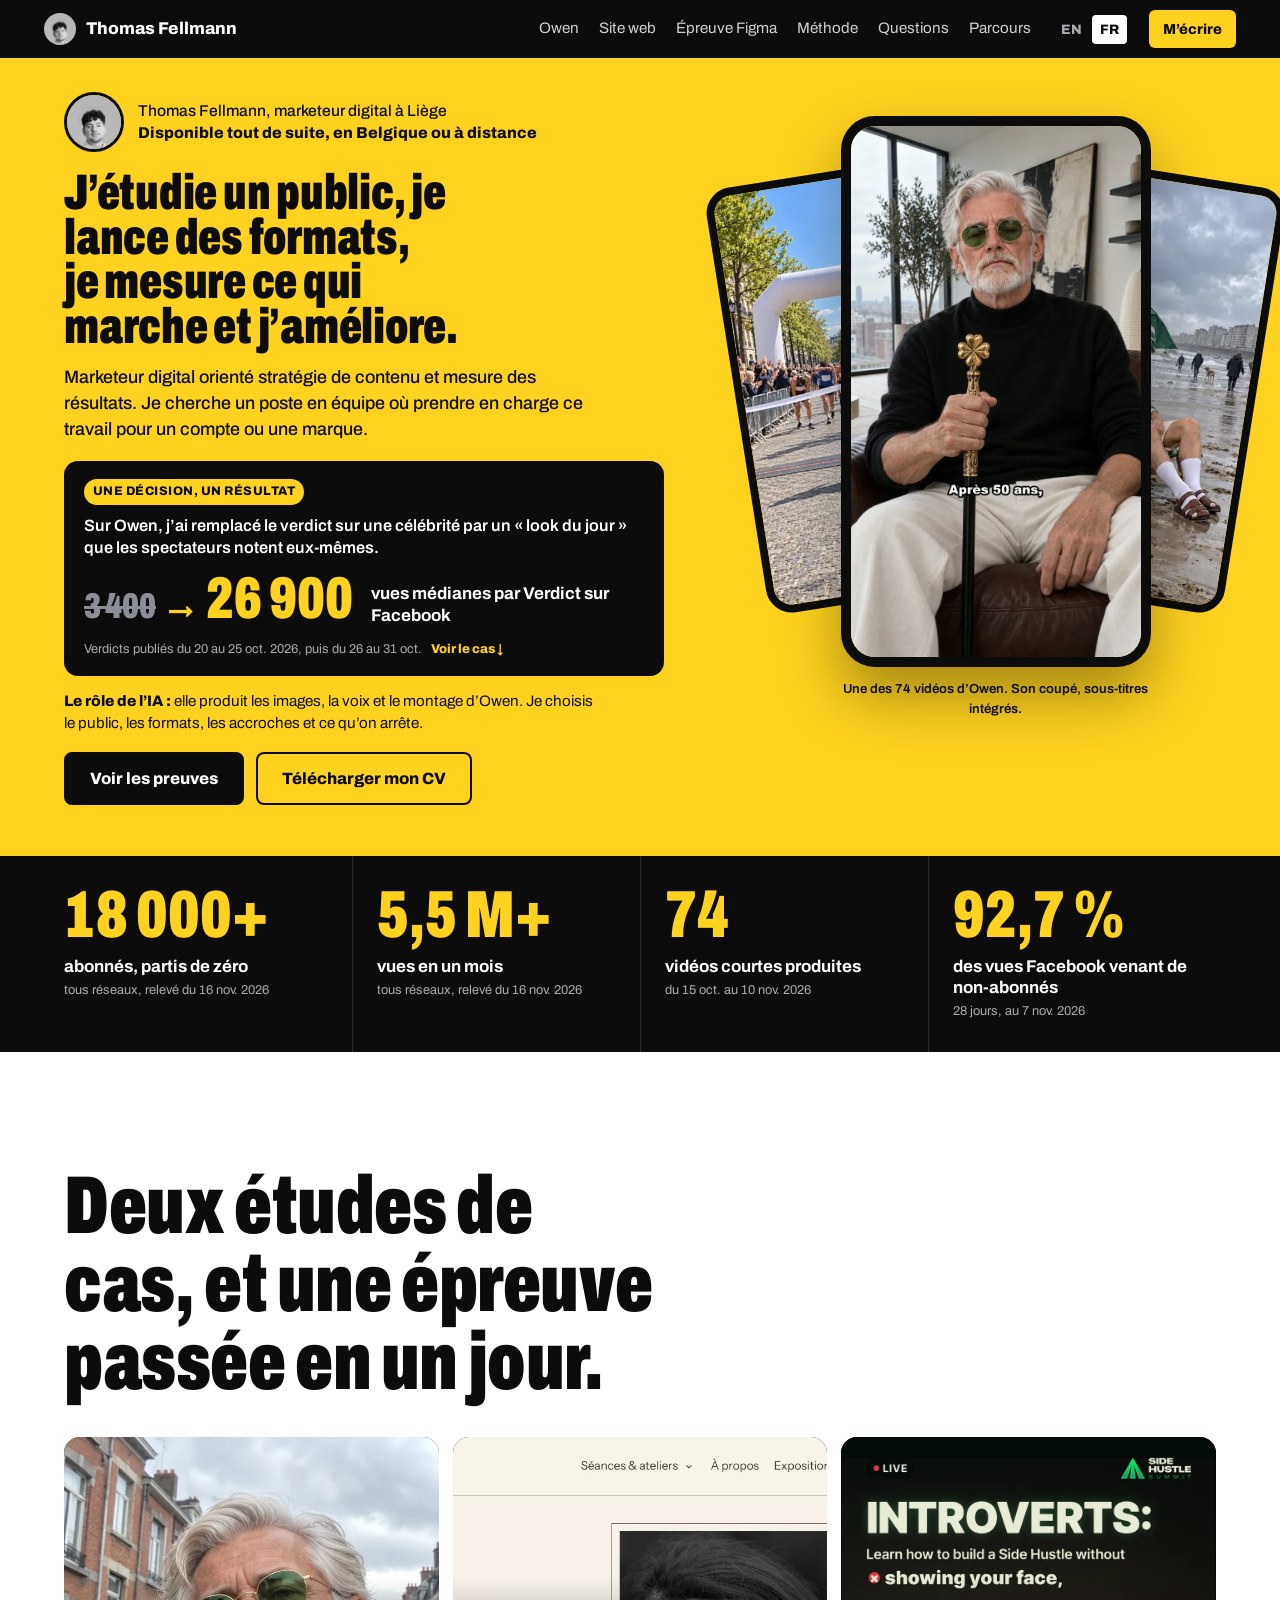
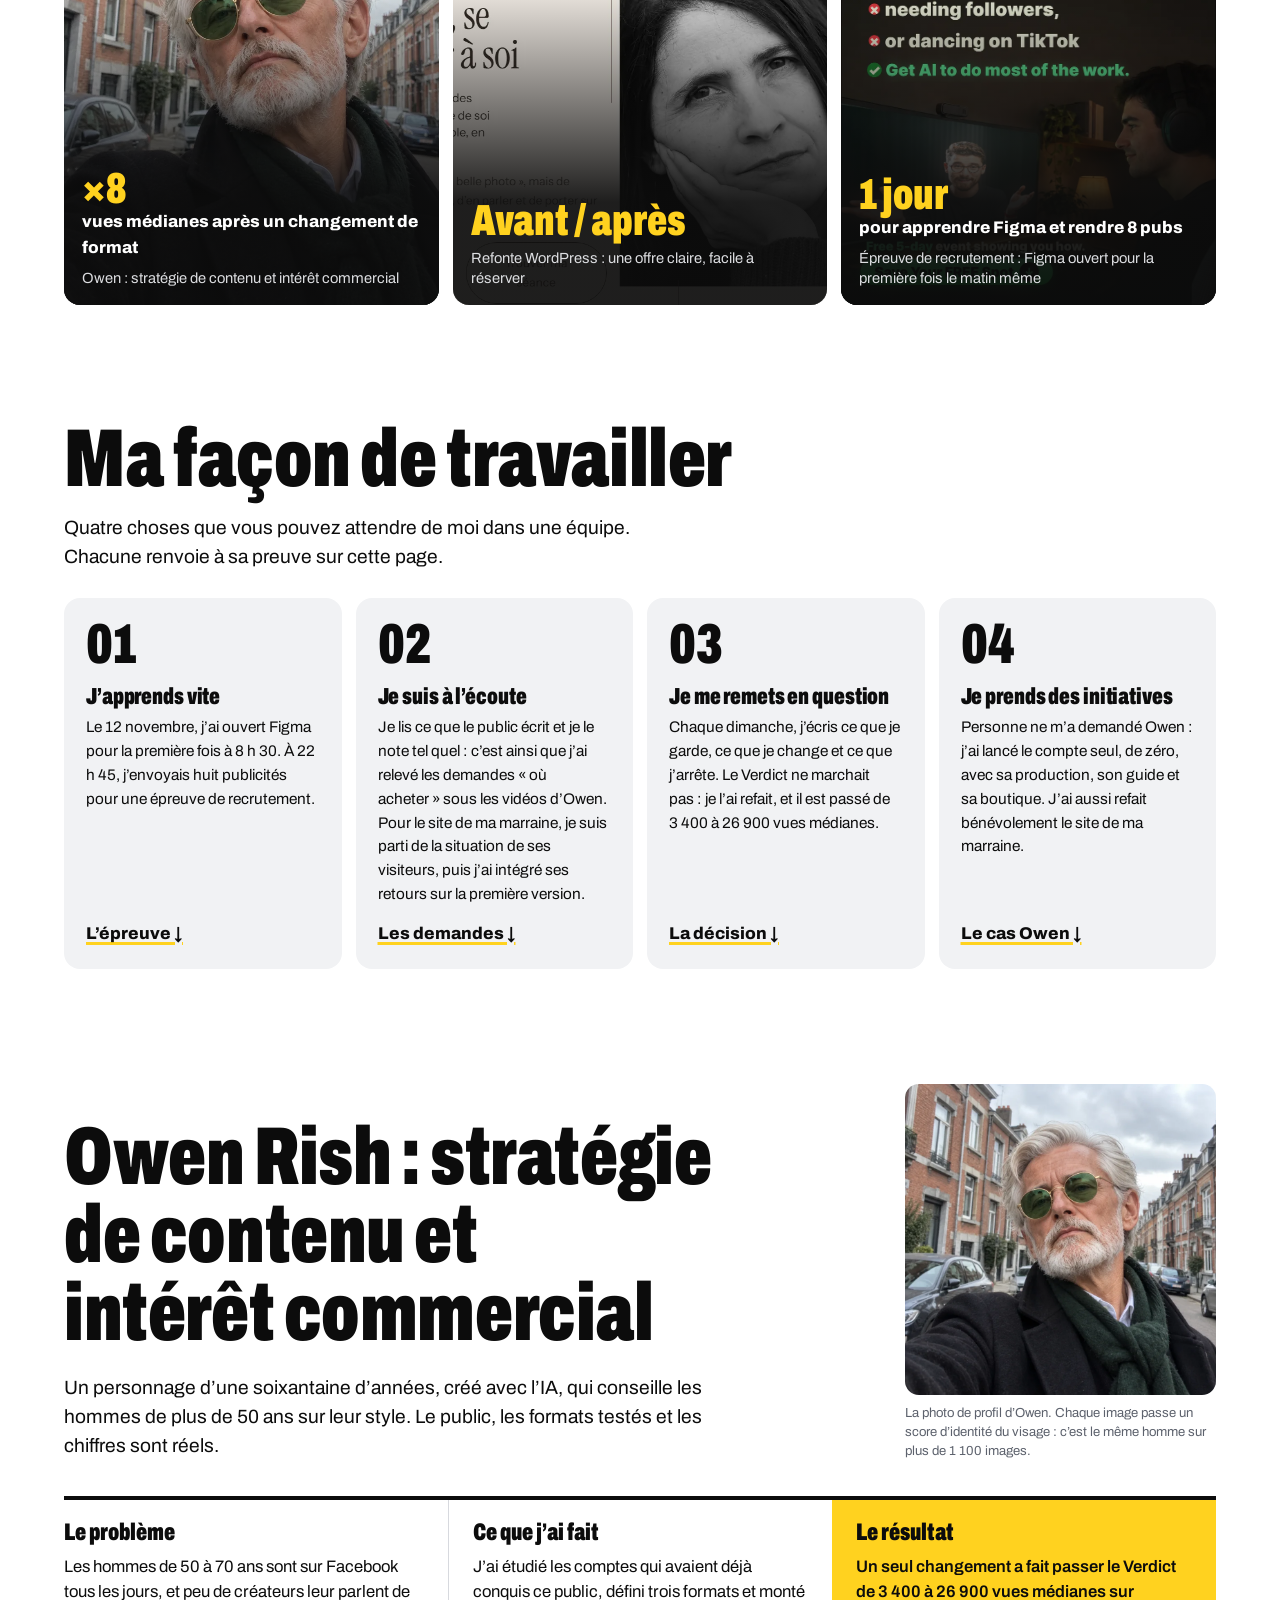
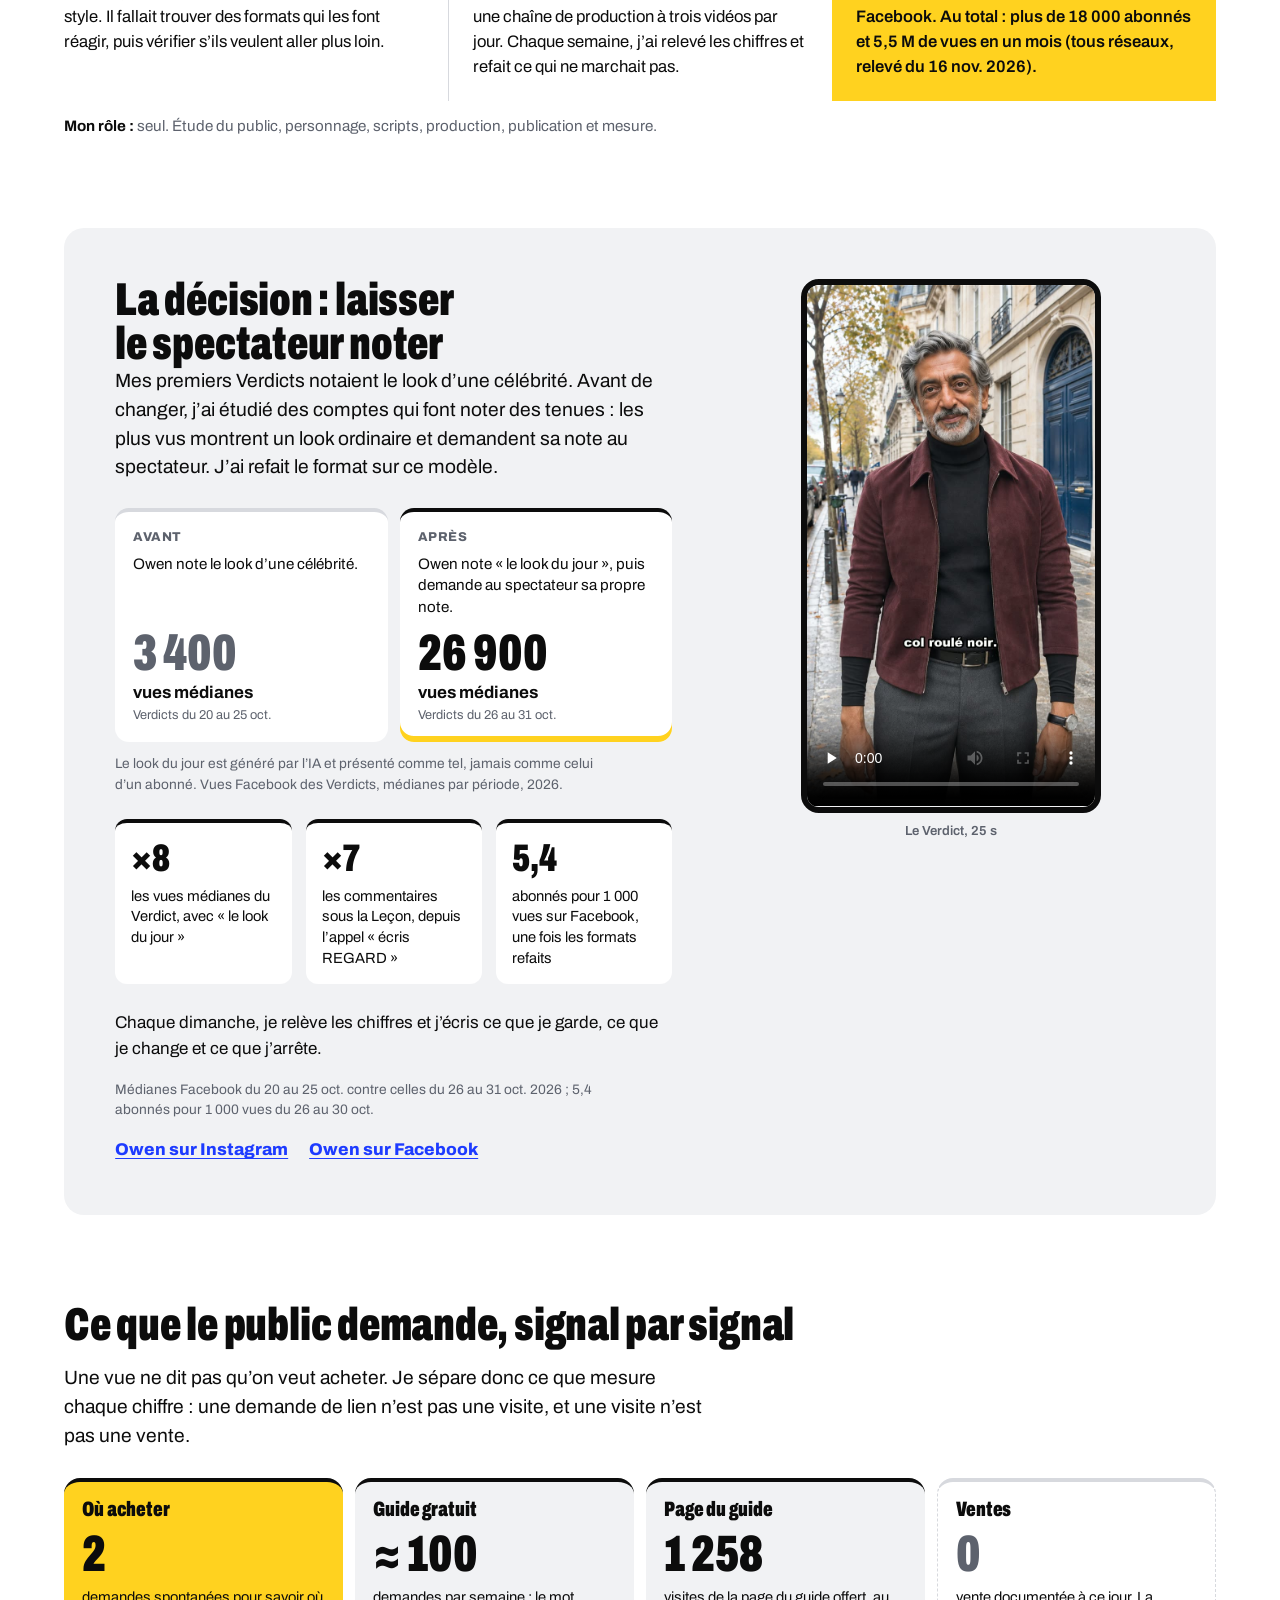
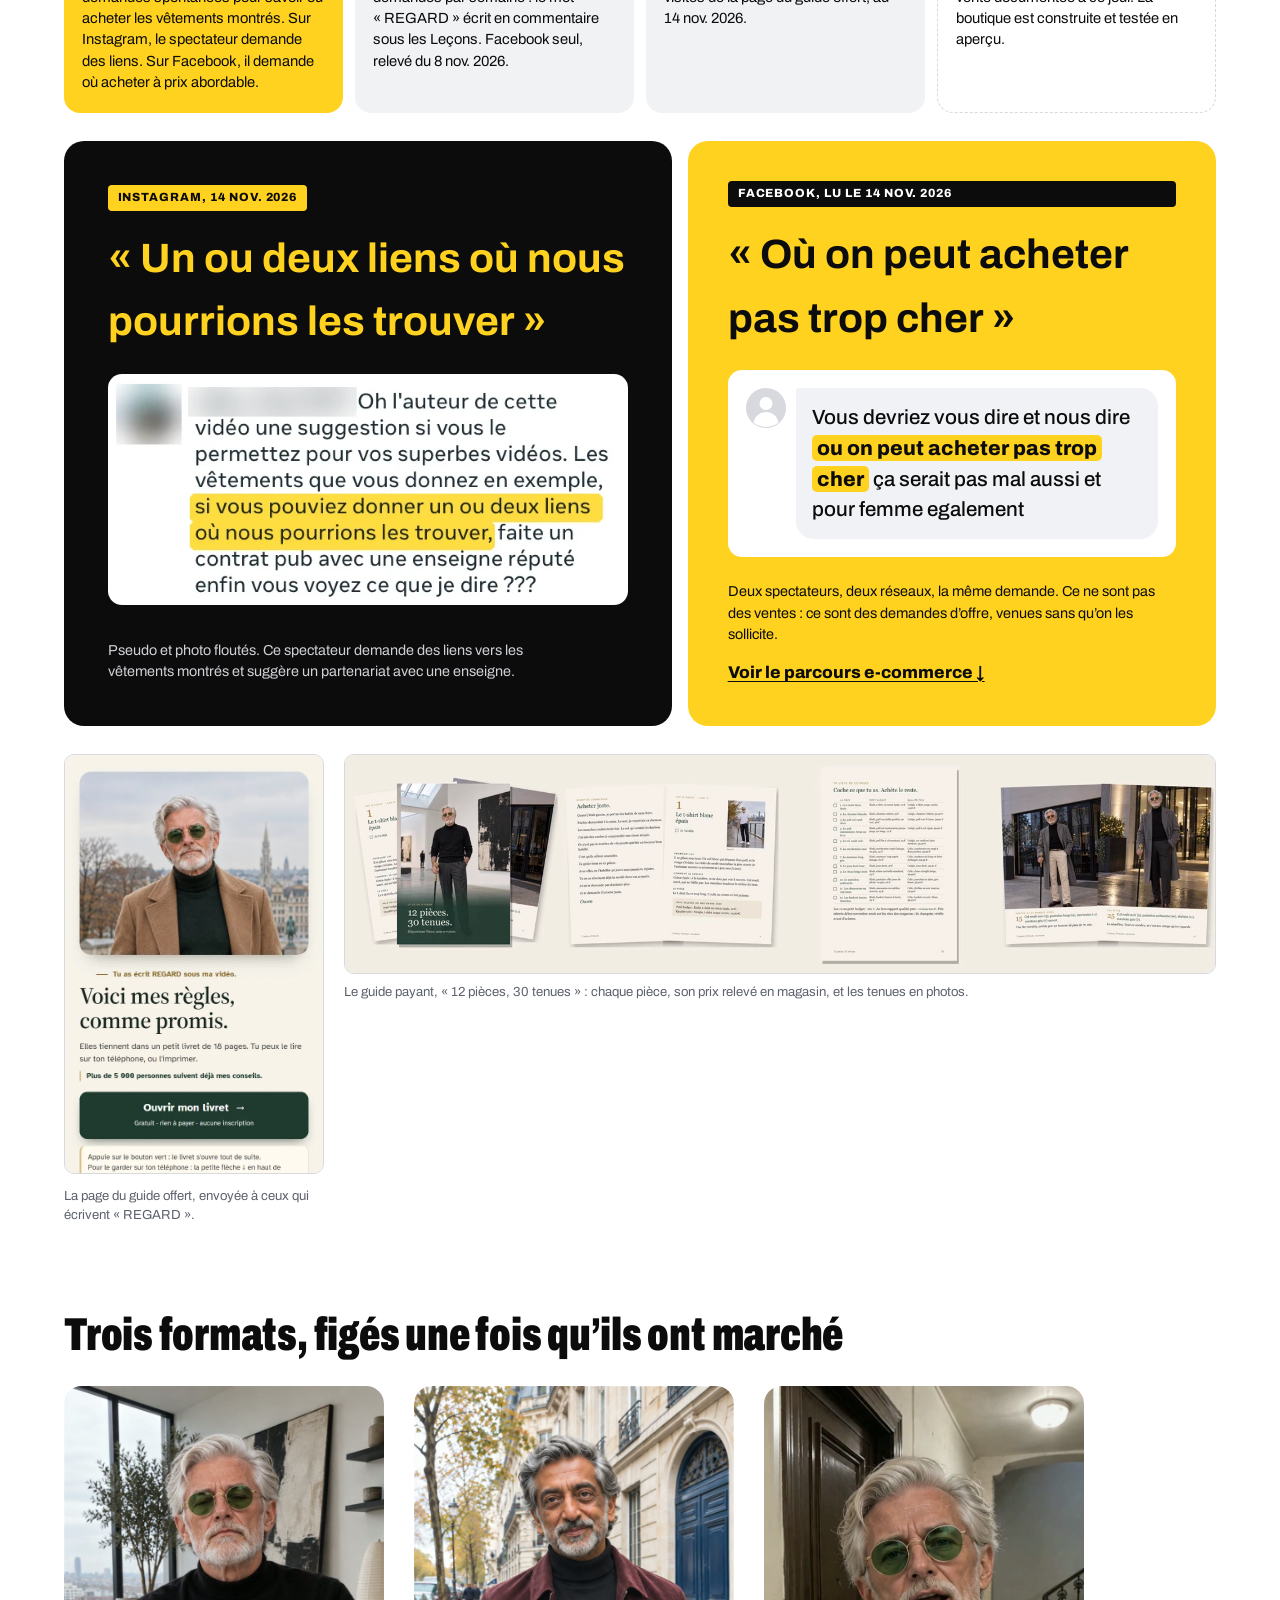
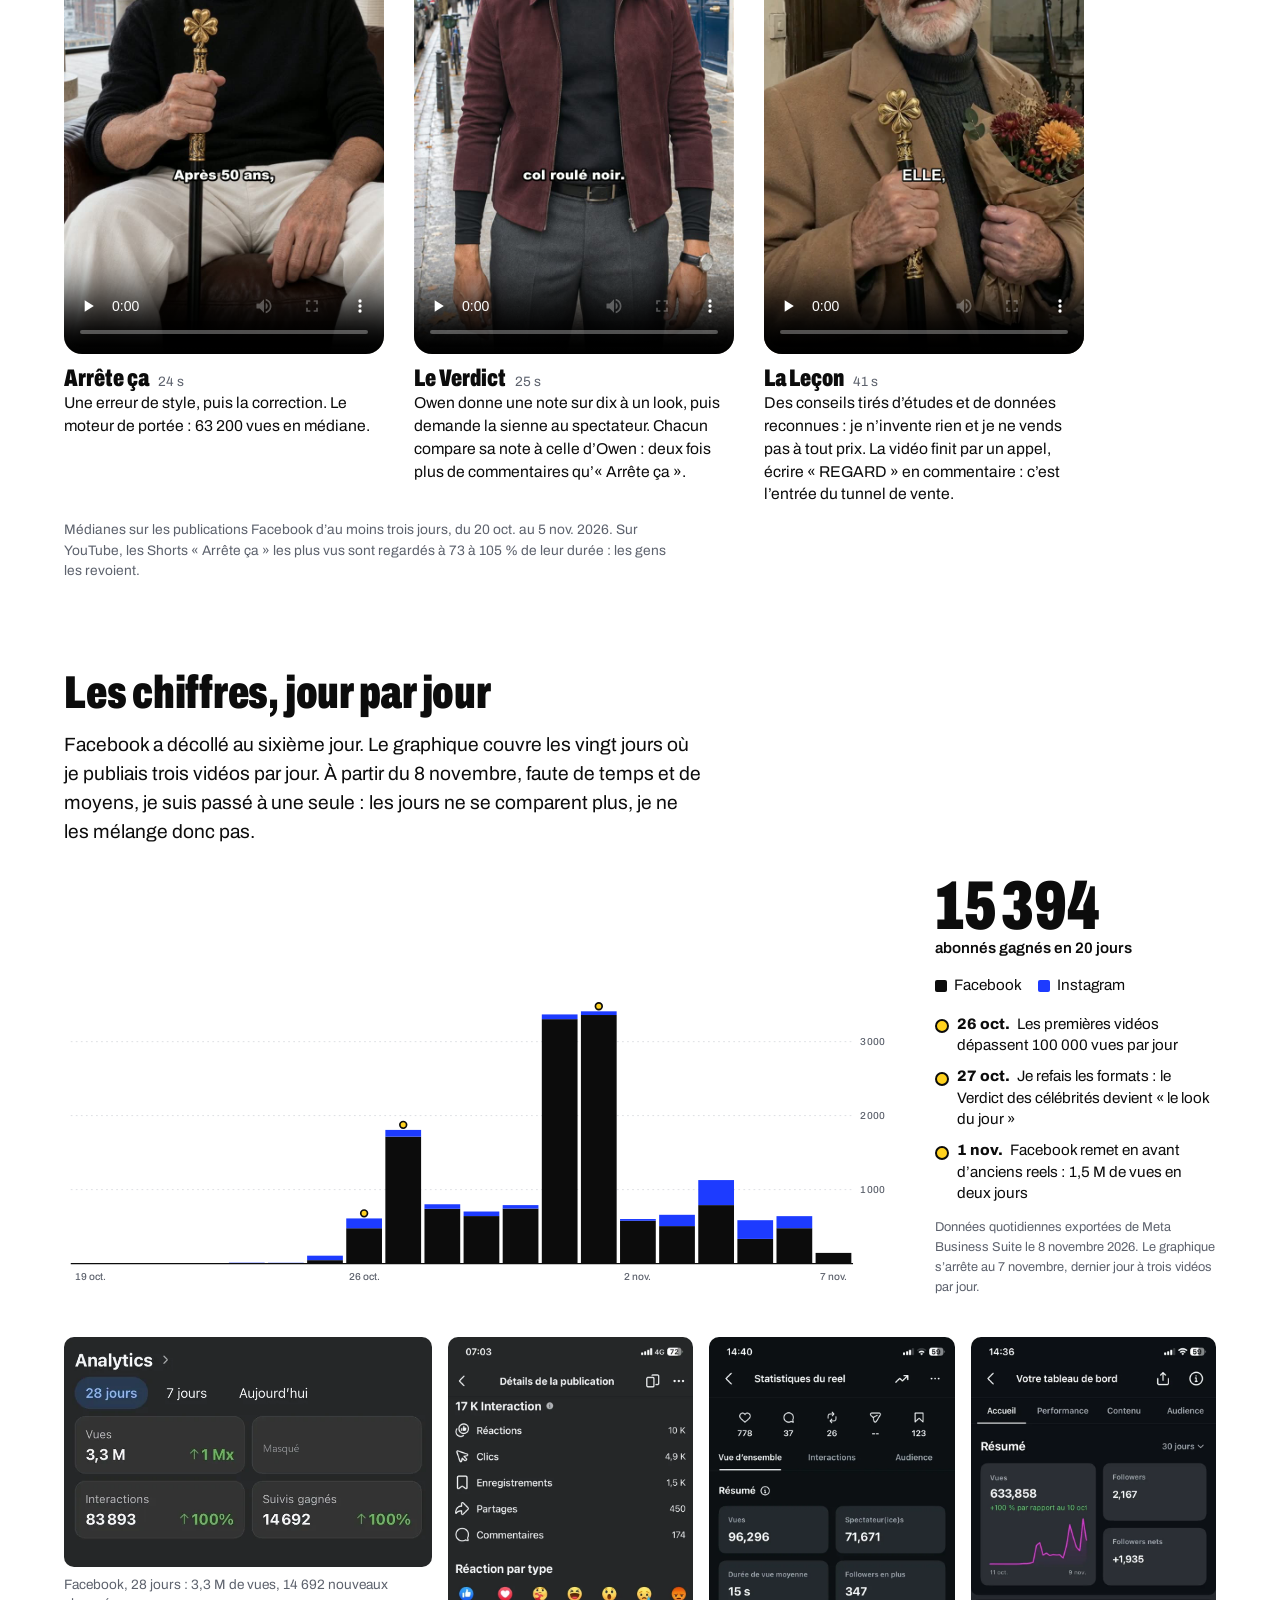
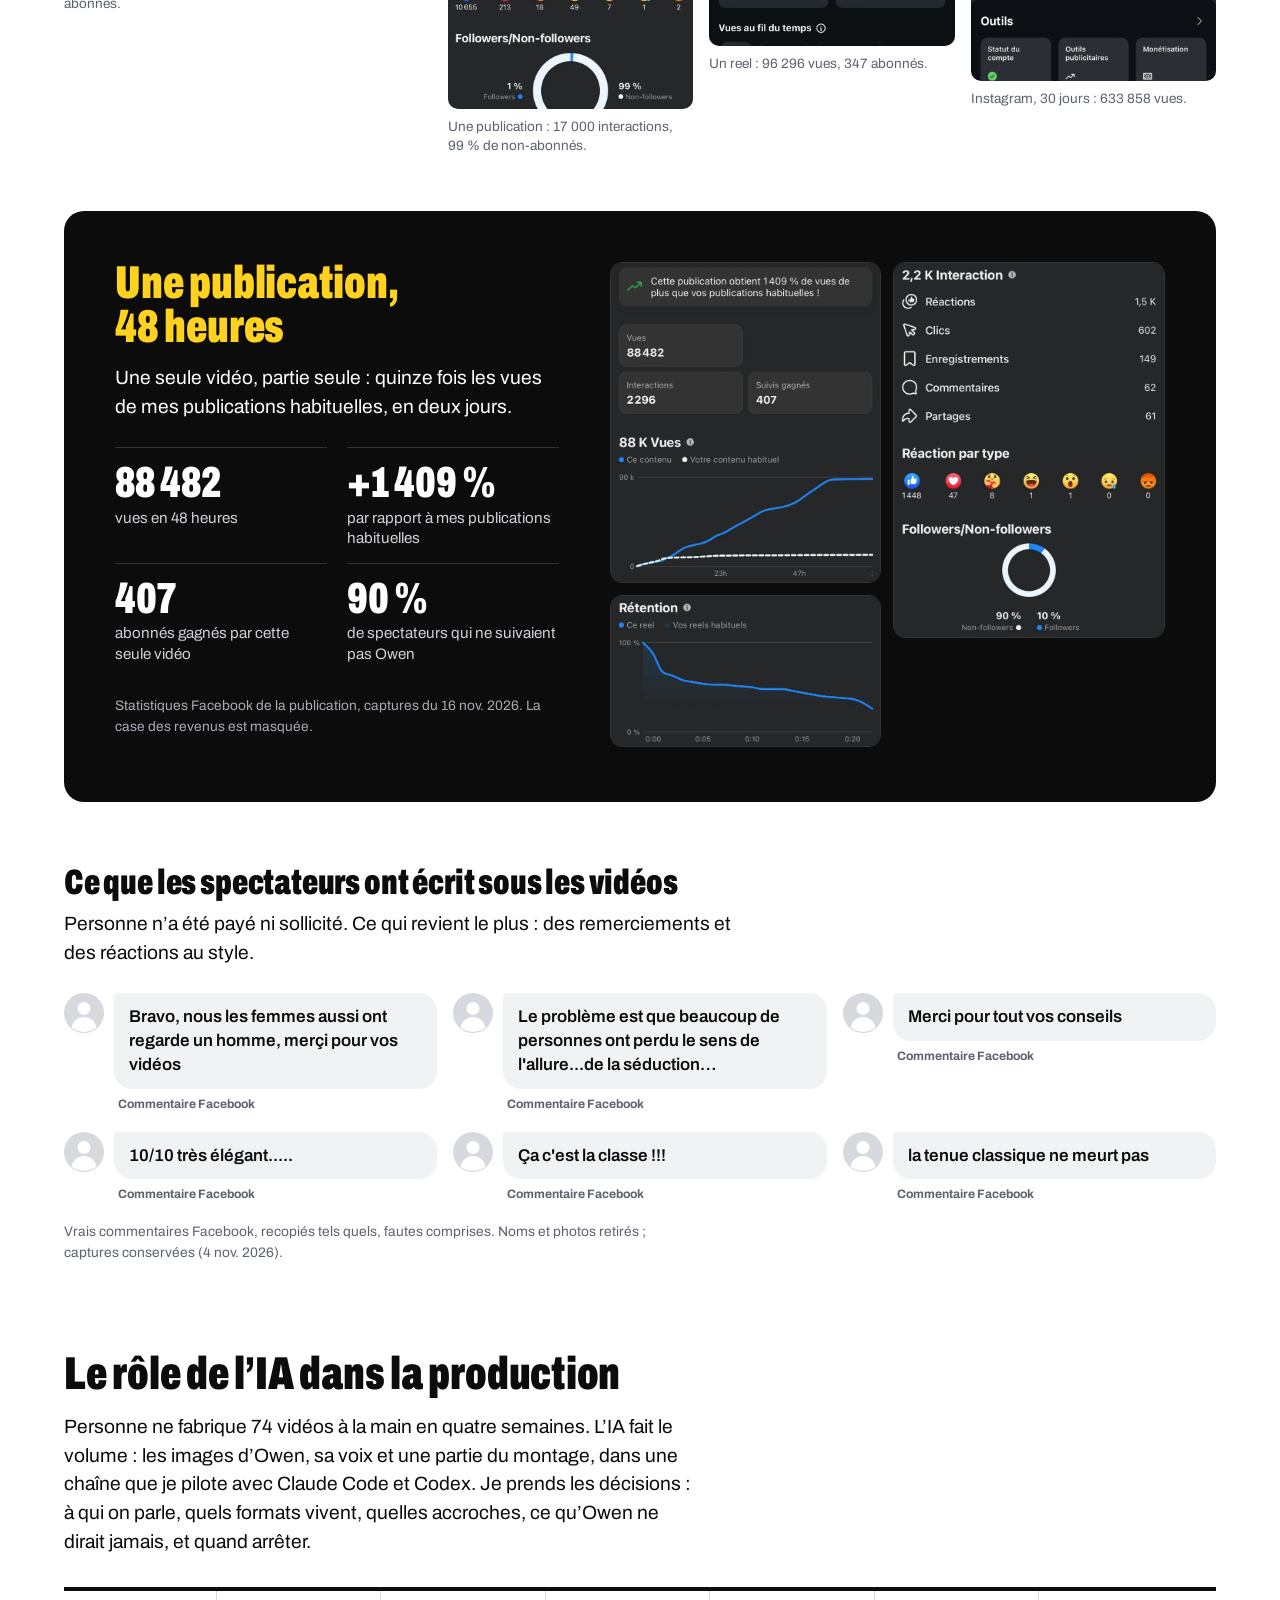
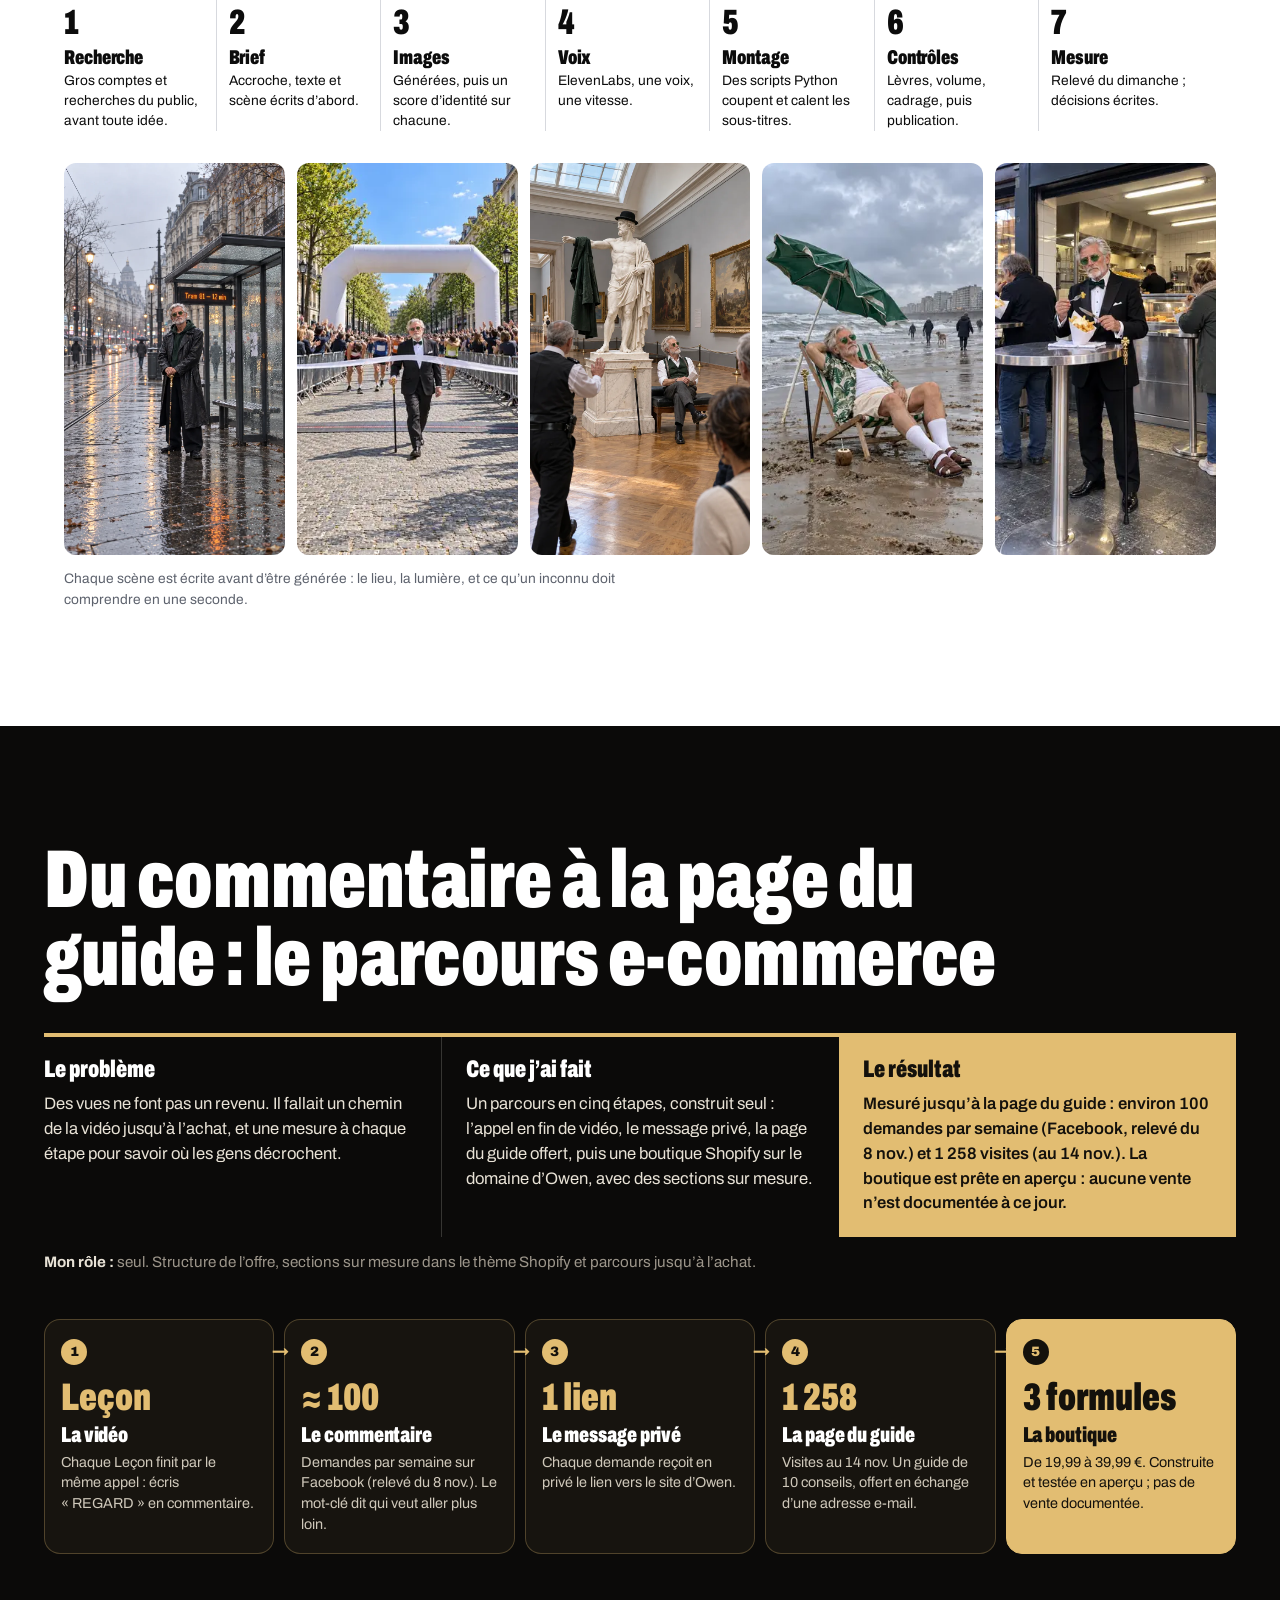
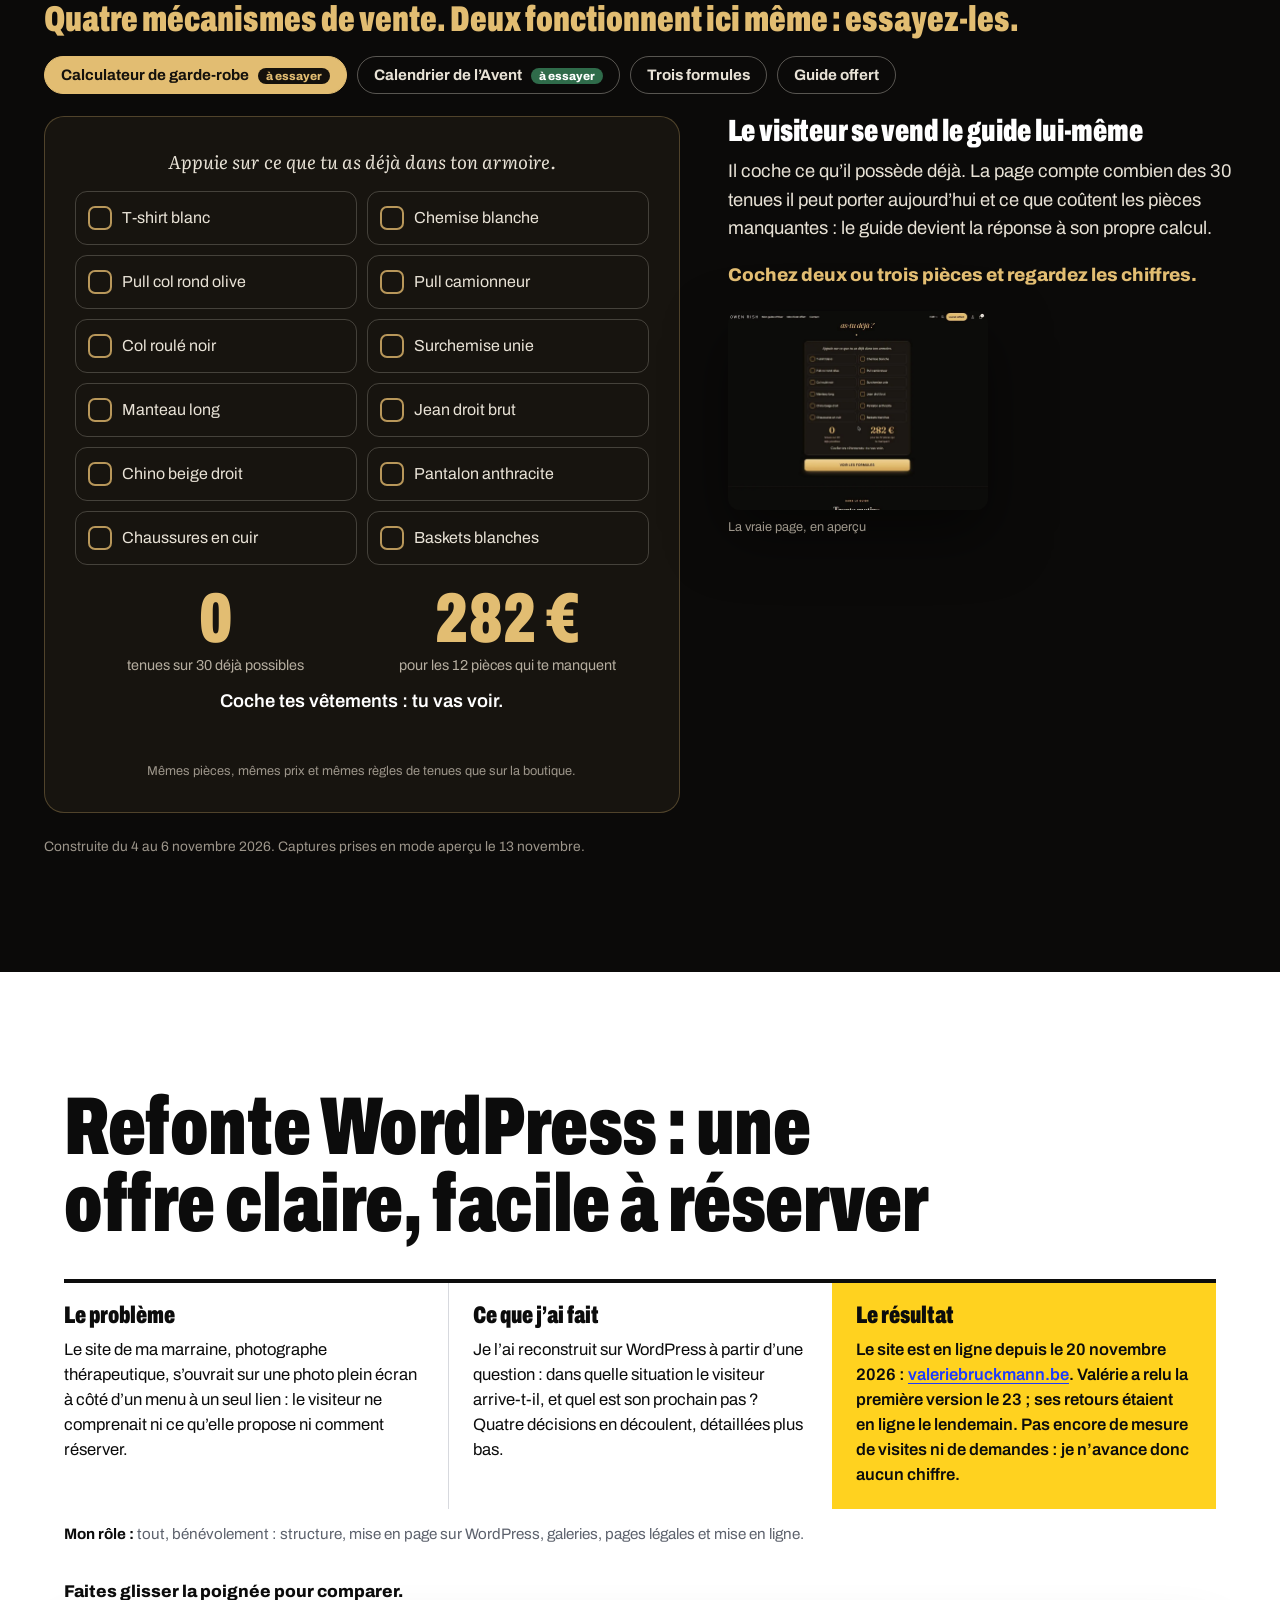
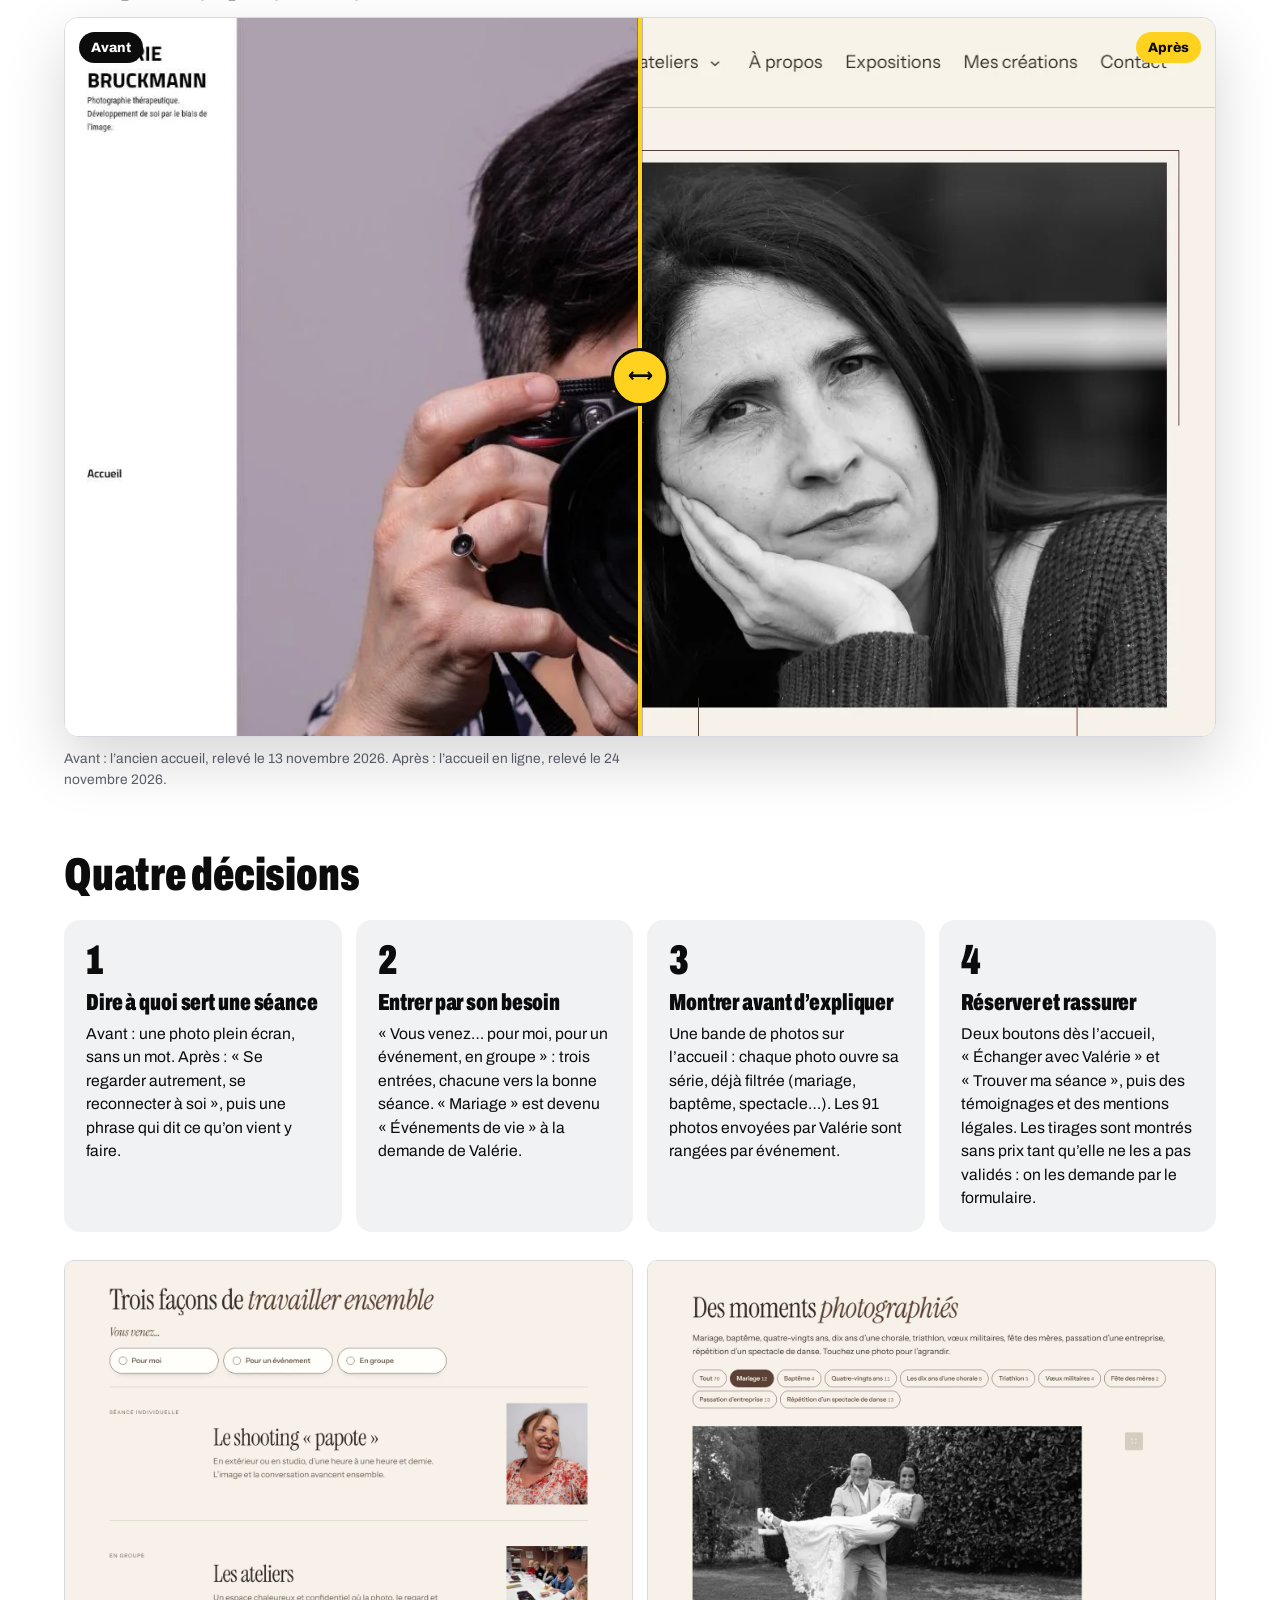
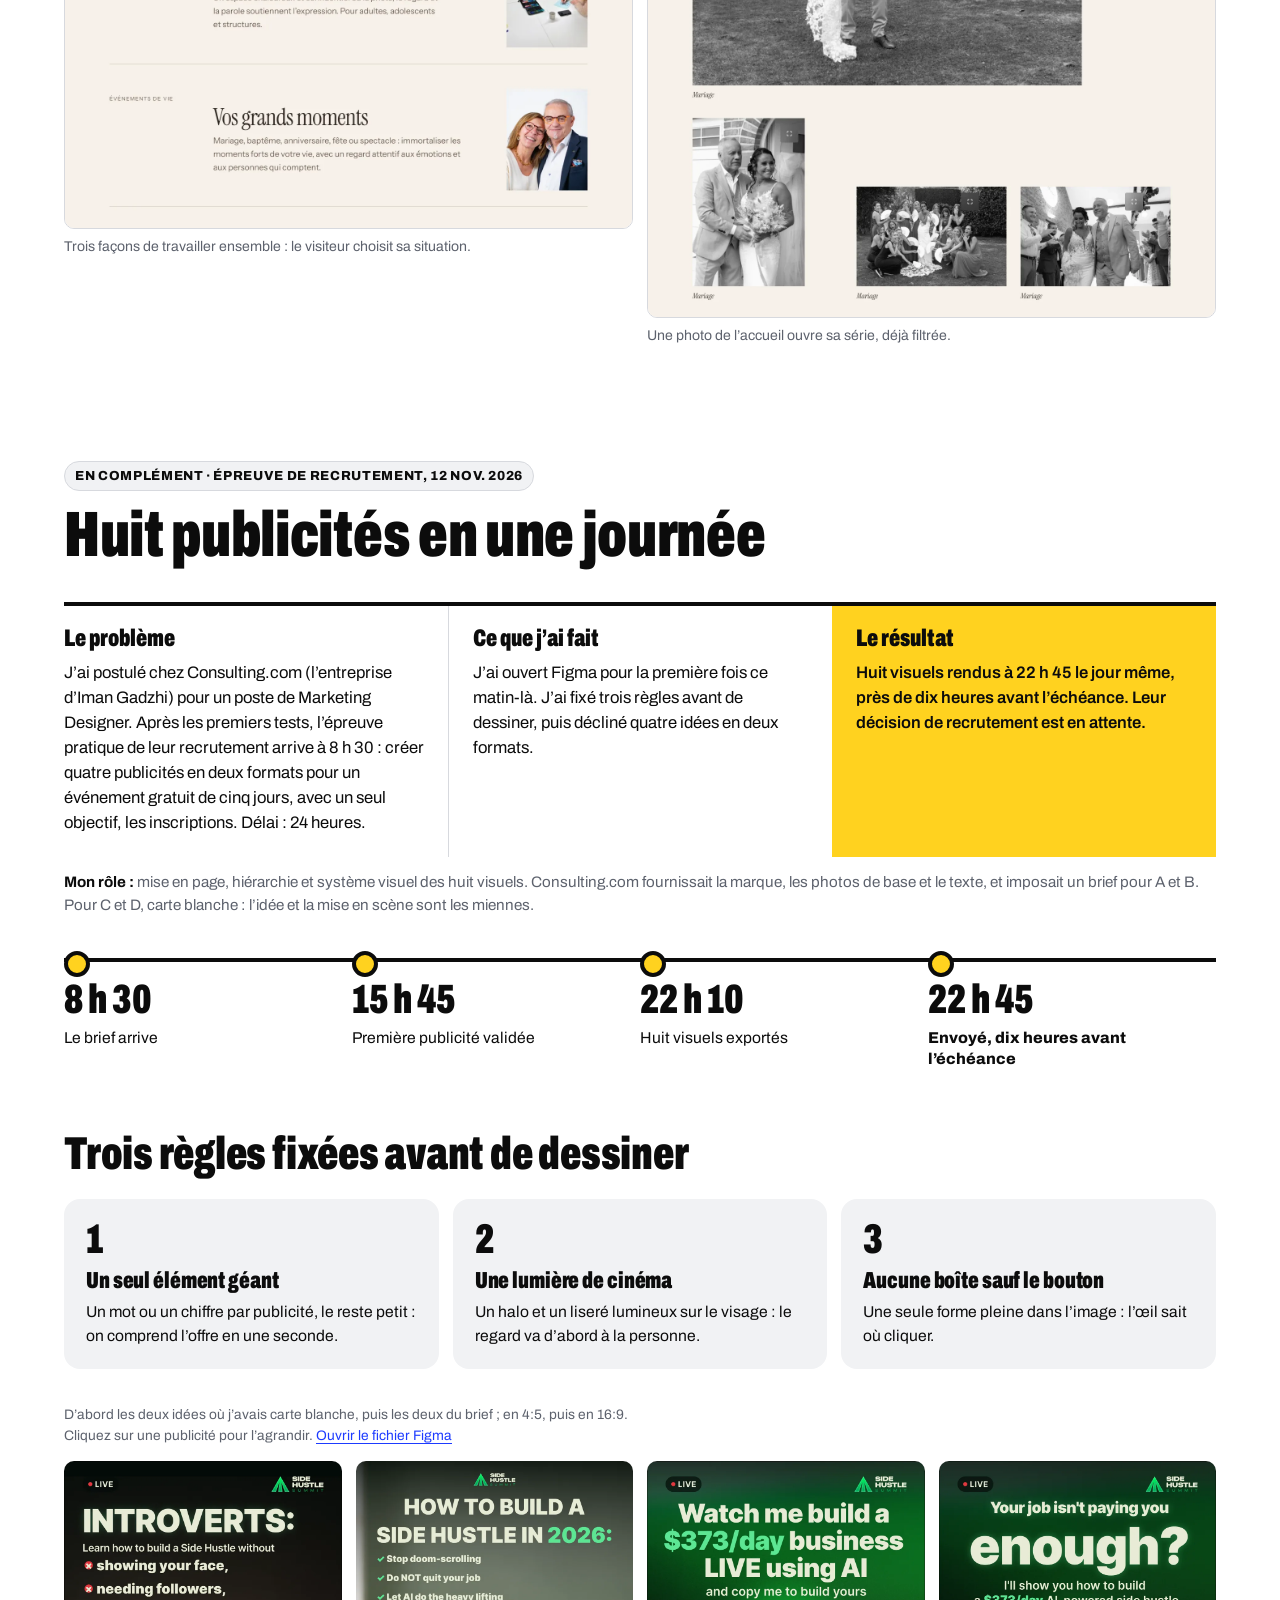
<file: fr/index.html>
<!doctype html>
<html lang="fr">
<head>
<meta charset="utf-8">
<meta name="viewport" content="width=device-width, initial-scale=1">
<title>Thomas Fellmann, marketeur digital : stratégie de contenu et mesure des résultats</title>
<meta name="description" content="J’étudie un public, je lance des formats, je mesure ce qui le fait réagir et j’améliore les contenus à partir des résultats. J’apprends vite et je me remets en question. Liège, disponible tout de suite.">
<link rel="icon" type="image/png" href="../favicon.png">
<link rel="canonical" href="https://moth2love.github.io/thomas-fellmann/fr/">
<link rel="alternate" hreflang="en" href="https://moth2love.github.io/thomas-fellmann/">
<meta property="og:type" content="website">
<meta property="og:title" content="Thomas Fellmann, marketeur digital : stratégie de contenu et mesure des résultats">
<meta property="og:description" content="Un format refait à partir des chiffres : de 3 400 à 26 900 vues médianes sur Facebook. Deux études de cas, chacune avec le contexte, mon rôle et le résultat mesuré.">
<meta property="og:url" content="https://moth2love.github.io/thomas-fellmann/fr/">
<meta property="og:image" content="https://moth2love.github.io/thomas-fellmann/og.png">
<meta property="og:image:width" content="1200">
<meta property="og:image:height" content="630">
<meta name="twitter:card" content="summary_large_image">
<link rel="preconnect" href="https://fonts.googleapis.com">
<link rel="preconnect" href="https://fonts.gstatic.com" crossorigin>
<link href="https://fonts.googleapis.com/css2?family=Archivo:wdth,wght@62..125,100..900&family=Literata:ital,opsz,wght@1,7..72,400&display=swap" rel="stylesheet">
<link rel="stylesheet" href="../style.css?v=14">
</head>
<body>
<a class="skip" href="#work">Aller aux études de cas</a>

<header class="bar">
  <a class="brand" href="./"><img src="../assets/thomas-rond.webp" width="302" height="302" alt=""><span>Thomas Fellmann</span></a>
  <nav aria-label="Sections"><a href="#owen">Owen</a><a href="#web">Site web</a><a href="#ads">Épreuve Figma</a><a href="#how">Méthode</a><a href="#faq">Questions</a><a href="#about">Parcours</a></nav>
  <p class="lang"><a href="../" lang="en" hreflang="en">EN</a><a href="./" aria-current="page" lang="fr" hreflang="fr">FR</a></p>
  <a class="bar-cta" href="mailto:thomas.fellmnn@gmail.com?subject=Parlons-en">M’écrire</a>
  <span class="progress" aria-hidden="true"></span>
</header>

<main>
<section class="hero" aria-labelledby="hero-title">
  <div class="hero-inner">
    <div class="hero-copy">
      <p class="who"><img src="../assets/thomas-rond.webp" width="302" height="302" alt="Thomas Fellmann"><span>Thomas Fellmann, marketeur digital à Liège<br><b>Disponible tout de suite, en Belgique ou à distance</b></span></p>
      <h1 id="hero-title">J’étudie un public, je lance des formats, je mesure ce qui marche et&nbsp;j’améliore.</h1>
      <p class="sub">Marketeur digital orienté stratégie de contenu et mesure des résultats. Je cherche un poste en équipe où prendre en charge ce travail pour un compte ou une marque.</p>
      <a class="decision" href="#verdict"><span class="tag">Une décision, un résultat</span><span class="dec-txt">Sur Owen, j’ai remplacé le verdict sur une célébrité par un « look du jour » que les spectateurs notent eux-mêmes.</span>
        <span class="dec-fig"><b class="from">3&nbsp;400</b><span class="arrow" aria-hidden="true">→</span><b>26&nbsp;900</b></span>
        <span class="dec-unit">vues médianes par Verdict sur Facebook</span><small>Verdicts publiés du 20 au 25 oct. 2026, puis du 26 au 31 oct. <u>Voir le cas ↓</u></small></a>
      <p class="ai"><b>Le rôle de l’IA :</b> elle produit les images, la voix et le montage d’Owen. Je choisis le public, les formats, les accroches et ce qu’on arrête.</p>
      <div class="cta-row">
        <a class="btn" href="#work">Voir les preuves</a>
        <a class="btn ghost" href="../cv/Thomas_Fellmann_CV_FR.pdf" download>Télécharger mon CV</a>
      </div>
    </div>
    <figure class="fan">
      <img class="fan-l" src="../assets/wall/w07.webp" alt="" width="300" height="533">
      <img class="fan-r" src="../assets/wall/w10.webp" alt="" width="300" height="533">
      <div class="phone"><video autoplay muted loop preload="metadata" aria-label="Vidéo d’Owen : Arrête ça, la casquette de sport rouge" playsinline poster="../assets/video/arrete-20.jpg" width="720" height="1280"><source src="../assets/video/arrete-20.mp4" type="video/mp4"></video></div>
      <figcaption>Une des 74 vidéos d’Owen. Son coupé, sous-titres intégrés.</figcaption>
    </figure>
  </div>
  <div class="numbers" aria-label="Contexte chiffré : le compte Owen"><div><b>18&nbsp;000+</b><span>abonnés, partis de zéro</span><small>tous réseaux, relevé du 16 nov. 2026</small></div><div><b>5,5 M+</b><span>vues en un mois</span><small>tous réseaux, relevé du 16 nov. 2026</small></div><div><b>74</b><span>vidéos courtes produites</span><small>du 15 oct. au 10 nov. 2026</small></div><div><b>92,7 %</b><span>des vues Facebook venant de non-abonnés</span><small>28 jours, au 7 nov. 2026</small></div></div>
</section>

<section id="work" class="work" aria-labelledby="work-title">
  <h2 id="work-title">Deux études de cas, et une épreuve passée en un jour.</h2>
  <div class="tiles"><a class="tile" href="#owen"><img src="../assets/owen-portrait.webp" alt="" loading="lazy"><span class="tile-txt"><b>×8</b><i>vues médianes après un changement de format</i><em>Owen : stratégie de contenu et intérêt commercial</em></span></a><a class="tile" href="#web"><img src="../assets/cue-after.webp" alt="" loading="lazy"><span class="tile-txt"><b>Avant / après</b><em>Refonte WordPress : une offre claire, facile à réserver</em></span></a><a class="tile" href="#ads"><img src="../assets/shs-c-4x5.webp" alt="" loading="lazy"><span class="tile-txt"><b>1 jour</b><i>pour apprendre Figma et rendre 8 pubs</i><em>Épreuve de recrutement : Figma ouvert pour la première fois le matin même</em></span></a></div>
</section>

<section id="how" class="how-sec" aria-labelledby="how-title">
  <h2 id="how-title">Ma façon de travailler</h2>
  <p class="lede how-p">Quatre choses que vous pouvez attendre de moi dans une équipe. Chacune renvoie à sa preuve sur cette page.</p>
  <ul class="how"><li><b>01</b><h3>J’apprends vite</h3><p>Le 12 novembre, j’ai ouvert Figma pour la première fois à 8 h 30. À 22 h 45, j’envoyais huit publicités pour une épreuve de recrutement.</p><a class="more" href="#ads">L’épreuve ↓</a></li><li><b>02</b><h3>Je suis à l’écoute</h3><p>Je lis ce que le public écrit et je le note tel quel : c’est ainsi que j’ai relevé les demandes « où acheter » sous les vidéos d’Owen. Pour le site de ma marraine, je suis parti de la situation de ses visiteurs, puis j’ai intégré ses retours sur la première version.</p><a class="more" href="#demande">Les demandes ↓</a></li><li><b>03</b><h3>Je me remets en question</h3><p>Chaque dimanche, j’écris ce que je garde, ce que je change et ce que j’arrête. Le Verdict ne marchait pas : je l’ai refait, et il est passé de 3&nbsp;400 à 26&nbsp;900 vues médianes.</p><a class="more" href="#verdict">La décision ↓</a></li><li><b>04</b><h3>Je prends des initiatives</h3><p>Personne ne m’a demandé Owen : j’ai lancé le compte seul, de zéro, avec sa production, son guide et sa boutique. J’ai aussi refait bénévolement le site de ma marraine.</p><a class="more" href="#owen">Le cas Owen ↓</a></li></ul>
</section>

<section id="owen" class="proj" aria-labelledby="owen-title">
  <header class="proj-head">
    <div><h2 id="owen-title">Owen Rish : stratégie de contenu et intérêt commercial</h2><p class="lede">Un personnage d’une soixantaine d’années, créé avec l’IA, qui conseille les hommes de plus de 50 ans sur leur style. Le public, les formats testés et les chiffres sont réels.</p></div>
    <figure class="portrait"><img src="../assets/owen-portrait.webp" width="900" height="900" alt="Owen, homme d’une soixantaine d’années aux cheveux gris et lunettes vertes, en selfie dans une rue bruxelloise" loading="lazy"><figcaption>La photo de profil d’Owen. Chaque image passe un score d’identité du visage : c’est le même homme sur plus de 1&nbsp;100 images.</figcaption></figure>
  </header>
  <dl class="fiche"><div><dt>Le problème</dt><dd>Les hommes de 50 à 70 ans sont sur Facebook tous les jours, et peu de créateurs leur parlent de style. Il fallait trouver des formats qui les font réagir, puis vérifier s’ils veulent aller plus loin.</dd></div><div><dt>Ce que j’ai fait</dt><dd>J’ai étudié les comptes qui avaient déjà conquis ce public, défini trois formats et monté une chaîne de production à trois vidéos par jour. Chaque semaine, j’ai relevé les chiffres et refait ce qui ne marchait pas.</dd></div><div class="res"><dt>Le résultat</dt><dd>Un seul changement a fait passer le Verdict de 3&nbsp;400 à 26&nbsp;900 vues médianes sur Facebook. Au total : plus de 18&nbsp;000 abonnés et 5,5 M de vues en un mois (tous réseaux, relevé du 16 nov. 2026).</dd></div></dl><p class="role"><b>Mon rôle :</b> seul. Étude du public, personnage, scripts, production, publication et mesure.</p>

  <div class="block lesson" id="verdict">
    <div>
      <h3>La décision : laisser le spectateur noter</h3>
      <p class="lede">Mes premiers Verdicts notaient le look d’une célébrité. Avant de changer, j’ai étudié des comptes qui font noter des tenues : les plus vus montrent un look ordinaire et demandent sa note au spectateur. J’ai refait le format sur ce modèle.</p>
      <ol class="ver-cards"><li class="before"><span class="tag">Avant</span><p>Owen note le look d’une célébrité.</p><b>3&nbsp;400</b><span class="u">vues médianes</span><small>Verdicts du 20 au 25 oct.</small></li><li class="after"><span class="tag">Après</span><p>Owen note « le look du jour », puis demande au spectateur sa propre note.</p><b>26&nbsp;900</b><span class="u">vues médianes</span><small>Verdicts du 26 au 31 oct.</small></li></ol>
      <p class="note">Le look du jour est généré par l’IA et présenté comme tel, jamais comme celui d’un abonné. Vues Facebook des Verdicts, médianes par période, 2026.</p>
      <ul class="lessons"><li><b>×8</b>les vues médianes du Verdict, avec « le look du jour »</li><li><b>×7</b>les commentaires sous la Leçon, depuis l’appel « écris REGARD »</li><li><b>5,4</b>abonnés pour 1&nbsp;000 vues sur Facebook, une fois les formats refaits</li></ul>
      <p>Chaque dimanche, je relève les chiffres et j’écris ce que je garde, ce que je change et ce que j’arrête.</p>
      <p class="note">Médianes Facebook du 20 au 25 oct. contre celles du 26 au 31 oct. 2026 ; 5,4 abonnés pour 1&nbsp;000 vues du 26 au 30 oct.</p>
      <p class="links"><a href="https://www.instagram.com/owen.rish/">Owen sur Instagram</a> <a href="https://www.facebook.com/owen.rish">Owen sur Facebook</a></p>
    </div>
    <figure class="ver-video"><video controls preload="none" playsinline poster="../assets/video/verdict-25.jpg" width="720" height="1280"><source src="../assets/video/verdict-25.mp4" type="video/mp4"></video><figcaption>Le Verdict, 25 s</figcaption></figure>
  </div>

  <div class="block" id="demande">
    <h3>Ce que le public demande, signal par signal</h3>
    <p class="lede">Une vue ne dit pas qu’on veut acheter. Je sépare donc ce que mesure chaque chiffre : une demande de lien n’est pas une visite, et une visite n’est pas une vente.</p>
    <ol class="signals"><li><h4>Où acheter</h4><b>2</b><p>demandes spontanées pour savoir où acheter les vêtements montrés. Sur Instagram, le spectateur demande des liens. Sur Facebook, il demande où acheter à prix abordable.</p></li><li><h4>Guide gratuit</h4><b>≈ 100</b><p>demandes par semaine : le mot « REGARD » écrit en commentaire sous les Leçons. Facebook seul, relevé du 8 nov. 2026.</p></li><li><h4>Page du guide</h4><b>1&nbsp;258</b><p>visites de la page du guide offert, au 14 nov. 2026.</p></li><li><h4>Ventes</h4><b>0</b><p>vente documentée à ce jour. La boutique est construite et testée en aperçu.</p></li></ol>
    <div class="voices"><div class="voices-top"><figure class="voice-top"><span class="tag">Instagram, 14 nov. 2026</span><h5 class="ask-h">« Un ou deux liens où nous pourrions les trouver »</h5><img src="../assets/comment-liens.webp" width="636" height="282" alt="Commentaire Instagram : Les vêtements que vous donnez en exemple, si vous pouviez donner un ou deux liens où nous pourrions les trouver, faite un contrat pub avec une enseigne réputé" loading="lazy"><figcaption>Pseudo et photo floutés. Ce spectateur demande des liens vers les vêtements montrés et suggère un partenariat avec une enseigne.</figcaption></figure><figure class="voice-ask"><span class="tag">Facebook, lu le 14 nov. 2026</span><h5 class="ask-h">« Où on peut acheter pas trop cher »</h5><div class="fb"><svg class="av" viewBox="0 0 40 40" aria-hidden="true"><circle cx="20" cy="20" r="20"/><circle cx="20" cy="15.5" r="6.5"/><path d="M7.5 34.5c1.6-7 6.6-10.5 12.5-10.5s10.9 3.5 12.5 10.5a20 20 0 0 1-25 0z"/></svg><blockquote><p>Vous devriez vous dire et nous dire <mark>ou on peut acheter pas trop cher</mark> ça serait pas mal aussi et pour femme egalement</p></blockquote></div><figcaption>Deux spectateurs, deux réseaux, la même demande. Ce ne sont pas des ventes : ce sont des demandes d’offre, venues sans qu’on les sollicite.</figcaption><a class="more" href="#shop">Voir le parcours e-commerce ↓</a></figure></div></div>
    <div class="dem-media">
      <figure class="lesson-media"><img src="../assets/regard-page.webp" width="620" height="1590" alt="Page d’arrivée d’Owen sur son propre domaine : Voici mes règles, comme promis" loading="lazy"><figcaption>La page du guide offert, envoyée à ceux qui écrivent « REGARD ».</figcaption></figure>
      <figure class="lesson-wide"><img src="../assets/owen-guide.webp" width="1500" height="375" alt="Pages du guide payant d’Owen : 12 pièces, 30 tenues, avec la liste de courses et les tenues en photos" loading="lazy"><figcaption>Le guide payant, « 12 pièces, 30 tenues » : chaque pièce, son prix relevé en magasin, et les tenues en photos.</figcaption></figure>
    </div>
  </div>

  <div class="block" id="formats">
    <h3>Trois formats, figés une fois qu’ils ont marché</h3>
    <div class="videos"><figure><video controls preload="none" playsinline poster="../assets/video/arrete-20.jpg" width="720" height="1280"><source src="../assets/video/arrete-20.mp4" type="video/mp4"></video><figcaption><b>Arrête ça</b> <span>24 s</span><br>Une erreur de style, puis la correction. Le moteur de portée : 63&nbsp;200 vues en médiane.</figcaption></figure><figure><video controls preload="none" playsinline poster="../assets/video/verdict-25.jpg" width="720" height="1280"><source src="../assets/video/verdict-25.mp4" type="video/mp4"></video><figcaption><b>Le Verdict</b> <span>25 s</span><br>Owen donne une note sur dix à un look, puis demande la sienne au spectateur. Chacun compare sa note à celle d’Owen : deux fois plus de commentaires qu’« Arrête ça ».</figcaption></figure><figure><video controls preload="none" playsinline poster="../assets/video/lecon-12.jpg" width="720" height="1280"><source src="../assets/video/lecon-12.mp4" type="video/mp4"></video><figcaption><b>La Leçon</b> <span>41 s</span><br>Des conseils tirés d’études et de données reconnues : je n’invente rien et je ne vends pas à tout prix. La vidéo finit par un appel, écrire « REGARD » en commentaire : c’est l’entrée du tunnel de vente.</figcaption></figure></div>
    <p class="note">Médianes sur les publications Facebook d’au moins trois jours, du 20 oct. au 5 nov. 2026. Sur YouTube, les Shorts « Arrête ça » les plus vus sont regardés à 73 à 105 % de leur durée : les gens les revoient.</p>
  </div>

  <div class="block" id="results">
    <h3>Les chiffres, jour par jour</h3>
    <p class="lede">Facebook a décollé au sixième jour. Le graphique couvre les vingt jours où je publiais trois vidéos par jour. À partir du 8 novembre, faute de temps et de moyens, je suis passé à une seule : les jours ne se comparent plus, je ne les mélange donc pas.</p>
    <!--CHART--><figure class="chart-wrap"><svg class="chart" viewBox="0 0 1000 380" role="img" aria-labelledby="chart-title chart-desc"><title id="chart-title">Abonnés gagnés par jour, Facebook et Instagram, du 19 octobre au 7 novembre 2026</title><desc id="chart-desc">15 394 abonnés gagnés en 20 jours. Meilleur jour : 3 410.</desc><line class="grid" x1="8" x2="936" y1="252.2" y2="252.2"/><text class="axis" x="944" y="256.2">1 000</text><line class="grid" x1="8" x2="936" y1="164.4" y2="164.4"/><text class="axis" x="944" y="168.4">2 000</text><line class="grid" x1="8" x2="936" y1="76.7" y2="76.7"/><text class="axis" x="944" y="80.7">3 000</text><rect class="bar fb" x="10.0" y="340.0" width="42.4" height="0.0" style="--i:0"><title>19 oct. : 0 Facebook, 0 Instagram</title></rect><text class="axis" x="31.2" y="360" text-anchor="middle">19 oct.</text><rect class="bar fb" x="56.4" y="339.9" width="42.4" height="0.1" style="--i:1"><title>20 oct. : 1 Facebook, 0 Instagram</title></rect><rect class="bar fb" x="102.8" y="339.6" width="42.4" height="0.4" style="--i:2"><title>21 oct. : 4 Facebook, 0 Instagram</title></rect><rect class="bar fb" x="149.2" y="339.9" width="42.4" height="0.1" style="--i:3"><title>22 oct. : 1 Facebook, 0 Instagram</title></rect><rect class="bar fb" x="195.6" y="339.4" width="42.4" height="0.6" style="--i:4"><title>23 oct. : 7 Facebook, 5 Instagram</title></rect><rect class="bar ig" x="195.6" y="338.9" width="42.4" height="0.4" style="--i:4"/><rect class="bar fb" x="242.0" y="339.6" width="42.4" height="0.4" style="--i:5"><title>24 oct. : 5 Facebook, 6 Instagram</title></rect><rect class="bar ig" x="242.0" y="339.0" width="42.4" height="0.5" style="--i:5"/><rect class="bar fb" x="288.4" y="335.9" width="42.4" height="4.1" style="--i:6"><title>25 oct. : 47 Facebook, 60 Instagram</title></rect><rect class="bar ig" x="288.4" y="330.6" width="42.4" height="5.3" style="--i:6"/><rect class="bar fb" x="334.8" y="298.0" width="42.4" height="42.0" style="--i:7"><title>26 oct. : 478 Facebook, 133 Instagram</title></rect><rect class="bar ig" x="334.8" y="286.4" width="42.4" height="11.7" style="--i:7"/><text class="axis" x="356.0" y="360" text-anchor="middle">26 oct.</text><rect class="bar fb" x="381.2" y="189.4" width="42.4" height="150.6" style="--i:8"><title>27 oct. : 1 716 Facebook, 91 Instagram</title></rect><rect class="bar ig" x="381.2" y="181.4" width="42.4" height="8.0" style="--i:8"/><rect class="bar fb" x="427.6" y="275.0" width="42.4" height="65.0" style="--i:9"><title>28 oct. : 741 Facebook, 61 Instagram</title></rect><rect class="bar ig" x="427.6" y="269.6" width="42.4" height="5.4" style="--i:9"/><rect class="bar fb" x="474.0" y="283.6" width="42.4" height="56.4" style="--i:10"><title>29 oct. : 643 Facebook, 61 Instagram</title></rect><rect class="bar ig" x="474.0" y="278.2" width="42.4" height="5.4" style="--i:10"/><rect class="bar fb" x="520.4" y="274.7" width="42.4" height="65.3" style="--i:11"><title>30 oct. : 744 Facebook, 47 Instagram</title></rect><rect class="bar ig" x="520.4" y="270.6" width="42.4" height="4.1" style="--i:11"/><rect class="bar fb" x="566.8" y="50.0" width="42.4" height="290.0" style="--i:12"><title>31 oct. : 3 304 Facebook, 64 Instagram</title></rect><rect class="bar ig" x="566.8" y="44.4" width="42.4" height="5.6" style="--i:12"/><rect class="bar fb" x="613.2" y="45.1" width="42.4" height="294.9" style="--i:13"><title>1 nov. : 3 360 Facebook, 50 Instagram</title></rect><rect class="bar ig" x="613.2" y="40.7" width="42.4" height="4.4" style="--i:13"/><rect class="bar fb" x="659.6" y="289.2" width="42.4" height="50.8" style="--i:14"><title>2 nov. : 579 Facebook, 24 Instagram</title></rect><rect class="bar ig" x="659.6" y="287.1" width="42.4" height="2.1" style="--i:14"/><text class="axis" x="680.8" y="360" text-anchor="middle">2 nov.</text><rect class="bar fb" x="706.0" y="295.5" width="42.4" height="44.5" style="--i:15"><title>3 nov. : 507 Facebook, 153 Instagram</title></rect><rect class="bar ig" x="706.0" y="282.1" width="42.4" height="13.4" style="--i:15"/><rect class="bar fb" x="752.4" y="270.6" width="42.4" height="69.4" style="--i:16"><title>4 nov. : 791 Facebook, 338 Instagram</title></rect><rect class="bar ig" x="752.4" y="240.9" width="42.4" height="29.7" style="--i:16"/><rect class="bar fb" x="798.8" y="310.7" width="42.4" height="29.3" style="--i:17"><title>5 nov. : 334 Facebook, 253 Instagram</title></rect><rect class="bar ig" x="798.8" y="288.5" width="42.4" height="22.2" style="--i:17"/><rect class="bar fb" x="845.2" y="298.0" width="42.4" height="42.0" style="--i:18"><title>6 nov. : 478 Facebook, 163 Instagram</title></rect><rect class="bar ig" x="845.2" y="283.7" width="42.4" height="14.3" style="--i:18"/><rect class="bar fb" x="891.6" y="327.3" width="42.4" height="12.7" style="--i:19"><title>7 nov. : 145 Facebook, 0 Instagram</title></rect><text class="axis" x="912.8" y="360" text-anchor="middle">7 nov.</text><line class="base" x1="8" x2="936" y1="340.0" y2="340.0"/><g class="note n1"><circle cx="356.0" cy="280.4" r="4"/></g><g class="note n2"><circle cx="402.4" cy="175.4" r="4"/></g><g class="note n3"><circle cx="634.4" cy="34.7" r="4"/></g></svg><figcaption><p class="chart-total"><strong>15 394</strong> abonnés gagnés en 20 jours</p><ul class="chart-key"><li class="k-fb">Facebook</li><li class="k-ig">Instagram</li></ul><ol class="chart-notes"><li class="n1"><span class="when">26 oct.</span> Les premières vidéos dépassent 100 000 vues par jour</li><li class="n2"><span class="when">27 oct.</span> Je refais les formats : le Verdict des célébrités devient « le look du jour »</li><li class="n3"><span class="when">1 nov.</span> Facebook remet en avant d’anciens reels : 1,5 M de vues en deux jours</li></ol><p class="source">Données quotidiennes exportées de Meta Business Suite le 8 novembre 2026. Le graphique s’arrête au 7 novembre, dernier jour à trois vidéos par jour.</p></figcaption></figure><!--/CHART-->
    <div class="proof"><figure><img src="../assets/stats-1.webp" width="700" height="436" alt="Statistiques Facebook, 28 jours : 3,3 M de vues, 83 893 interactions, 14 692 abonnés gagnés" loading="lazy"><figcaption>Facebook, 28 jours : 3,3 M de vues, 14&nbsp;692 nouveaux abonnés.</figcaption></figure><figure><img src="../assets/stats-3.webp" width="700" height="1060" alt="Détails d’une publication Facebook : 17 000 interactions, 99 % de non-abonnés" loading="lazy"><figcaption>Une publication : 17&nbsp;000 interactions, 99 % de non-abonnés.</figcaption></figure><figure><img src="../assets/stats-4.webp" width="700" height="880" alt="Reel Instagram : 96 296 vues, 347 nouveaux abonnés" loading="lazy"><figcaption>Un reel : 96&nbsp;296 vues, 347 abonnés.</figcaption></figure><figure><img src="../assets/stats-2.webp" width="700" height="980" alt="Tableau de bord Instagram, 30 jours : 633 858 vues, 2 167 abonnés" loading="lazy"><figcaption>Instagram, 30 jours : 633&nbsp;858 vues.</figcaption></figure></div>
    <div class="spot">
      <div class="spot-txt"><h4>Une publication, 48 heures</h4><p class="lede">Une seule vidéo, partie seule : quinze fois les vues de mes publications habituelles, en deux jours.</p><ul class="spot-stats"><li><b>88&nbsp;482</b>vues en 48 heures</li><li><b>+1&nbsp;409 %</b>par rapport à mes publications habituelles</li><li><b>407</b>abonnés gagnés par cette seule vidéo</li><li><b>90 %</b>de spectateurs qui ne suivaient pas Owen</li></ul><p class="note">Statistiques Facebook de la publication, captures du 16 nov. 2026. La case des revenus est masquée.</p></div>
      <div class="spot-imgs"><img src="../assets/post-vues.webp" width="700" height="829" alt="Statistiques Facebook d’une publication : 88 482 vues, 2 296 interactions, 407 suivis gagnés, 1 409 % de vues de plus que les publications habituelles" loading="lazy"><img src="../assets/post-retention.webp" width="700" height="389" alt="Courbe de rétention : la moitié des spectateurs regarde encore après dix secondes" loading="lazy"><img src="../assets/post-interactions.webp" width="700" height="972" alt="Détail des interactions : 1 500 réactions, 602 clics, 149 enregistrements, 62 commentaires, 61 partages, 90 % de non-abonnés" loading="lazy"></div>
    </div>
    <div class="voices"><h4>Ce que les spectateurs ont écrit sous les vidéos</h4><p class="lede">Personne n’a été payé ni sollicité. Ce qui revient le plus : des remerciements et des réactions au style.</p><div class="voices-grid"><figure class="cm"><svg class="av" viewBox="0 0 40 40" aria-hidden="true"><circle cx="20" cy="20" r="20"/><circle cx="20" cy="15.5" r="6.5"/><path d="M7.5 34.5c1.6-7 6.6-10.5 12.5-10.5s10.9 3.5 12.5 10.5a20 20 0 0 1-25 0z"/></svg><div class="cm-b"><blockquote><p>Bravo, nous les femmes aussi ont regarde un homme, merçi pour vos vidéos</p></blockquote><figcaption>Commentaire Facebook</figcaption></div></figure><figure class="cm"><svg class="av" viewBox="0 0 40 40" aria-hidden="true"><circle cx="20" cy="20" r="20"/><circle cx="20" cy="15.5" r="6.5"/><path d="M7.5 34.5c1.6-7 6.6-10.5 12.5-10.5s10.9 3.5 12.5 10.5a20 20 0 0 1-25 0z"/></svg><div class="cm-b"><blockquote><p>Le problème est que beaucoup de personnes ont perdu le sens de l'allure...de la séduction…</p></blockquote><figcaption>Commentaire Facebook</figcaption></div></figure><figure class="cm"><svg class="av" viewBox="0 0 40 40" aria-hidden="true"><circle cx="20" cy="20" r="20"/><circle cx="20" cy="15.5" r="6.5"/><path d="M7.5 34.5c1.6-7 6.6-10.5 12.5-10.5s10.9 3.5 12.5 10.5a20 20 0 0 1-25 0z"/></svg><div class="cm-b"><blockquote><p>Merci pour tout vos conseils</p></blockquote><figcaption>Commentaire Facebook</figcaption></div></figure><figure class="cm"><svg class="av" viewBox="0 0 40 40" aria-hidden="true"><circle cx="20" cy="20" r="20"/><circle cx="20" cy="15.5" r="6.5"/><path d="M7.5 34.5c1.6-7 6.6-10.5 12.5-10.5s10.9 3.5 12.5 10.5a20 20 0 0 1-25 0z"/></svg><div class="cm-b"><blockquote><p>10/10 très élégant.....</p></blockquote><figcaption>Commentaire Facebook</figcaption></div></figure><figure class="cm"><svg class="av" viewBox="0 0 40 40" aria-hidden="true"><circle cx="20" cy="20" r="20"/><circle cx="20" cy="15.5" r="6.5"/><path d="M7.5 34.5c1.6-7 6.6-10.5 12.5-10.5s10.9 3.5 12.5 10.5a20 20 0 0 1-25 0z"/></svg><div class="cm-b"><blockquote><p>Ça c'est la classe !!!</p></blockquote><figcaption>Commentaire Facebook</figcaption></div></figure><figure class="cm"><svg class="av" viewBox="0 0 40 40" aria-hidden="true"><circle cx="20" cy="20" r="20"/><circle cx="20" cy="15.5" r="6.5"/><path d="M7.5 34.5c1.6-7 6.6-10.5 12.5-10.5s10.9 3.5 12.5 10.5a20 20 0 0 1-25 0z"/></svg><div class="cm-b"><blockquote><p>la tenue classique ne meurt pas</p></blockquote><figcaption>Commentaire Facebook</figcaption></div></figure></div><p class="note">Vrais commentaires Facebook, recopiés tels quels, fautes comprises. Noms et photos retirés ; captures conservées (4 nov. 2026).</p></div>
  </div>

  <div class="block" id="machine">
    <h3>Le rôle de l’IA dans la production</h3>
    <p class="lede">Personne ne fabrique 74 vidéos à la main en quatre semaines. L’IA fait le volume : les images d’Owen, sa voix et une partie du montage, dans une chaîne que je pilote avec Claude Code et Codex. Je prends les décisions : à qui on parle, quels formats vivent, quelles accroches, ce qu’Owen ne dirait jamais, et quand arrêter.</p>
    <ol class="pipeline" aria-label="Comment une vidéo d’Owen est fabriquée"><li><h4>Recherche</h4><p>Gros comptes et recherches du public, avant toute idée.</p></li><li><h4>Brief</h4><p>Accroche, texte et scène écrits d’abord.</p></li><li><h4>Images</h4><p>Générées, puis un score d’identité sur chacune.</p></li><li><h4>Voix</h4><p>ElevenLabs, une voix, une vitesse.</p></li><li><h4>Montage</h4><p>Des scripts Python coupent et calent les sous-titres.</p></li><li><h4>Contrôles</h4><p>Lèvres, volume, cadrage, puis publication.</p></li><li><h4>Mesure</h4><p>Relevé du dimanche ; décisions écrites.</p></li></ol>
    <div class="scenes"><img src="../assets/owen-tram.webp" alt="Owen en long manteau à un arrêt de tram sous la pluie" loading="lazy"><img src="../assets/wall/w07.webp" alt="Owen franchit la ligne d’arrivée d’un marathon en smoking" loading="lazy"><img src="../assets/owen-musee.webp" alt="Owen sur un banc de musée pendant qu’un gardien photographie une statue" loading="lazy"><img src="../assets/wall/w10.webp" alt="Owen dans un transat sur une plage venteuse" loading="lazy"><img src="../assets/wall/w02.webp" alt="Owen en smoking mange des frites à une friterie" loading="lazy"></div>
    <p class="note">Chaque scène est écrite avant d’être générée : le lieu, la lumière, et ce qu’un inconnu doit comprendre en une seconde.</p>
  </div>
</section>

<section id="shop" class="shop" aria-labelledby="shop-title">
  <div class="shop-in">
    <h2 id="shop-title">Du commentaire à la page du guide : le parcours e-commerce</h2>
    <dl class="fiche"><div><dt>Le problème</dt><dd>Des vues ne font pas un revenu. Il fallait un chemin de la vidéo jusqu’à l’achat, et une mesure à chaque étape pour savoir où les gens décrochent.</dd></div><div><dt>Ce que j’ai fait</dt><dd>Un parcours en cinq étapes, construit seul : l’appel en fin de vidéo, le message privé, la page du guide offert, puis une boutique Shopify sur le domaine d’Owen, avec des sections sur mesure.</dd></div><div class="res"><dt>Le résultat</dt><dd>Mesuré jusqu’à la page du guide : environ 100 demandes par semaine (Facebook, relevé du 8 nov.) et 1&nbsp;258 visites (au 14 nov.). La boutique est prête en aperçu : aucune vente n’est documentée à ce jour.</dd></div></dl><p class="role"><b>Mon rôle :</b> seul. Structure de l’offre, sections sur mesure dans le thème Shopify et parcours jusqu’à l’achat.</p>
    <ol class="funnel" aria-label="Les cinq étapes du parcours"><li><b>Leçon</b><h3>La vidéo</h3><p>Chaque Leçon finit par le même appel : écris « REGARD » en commentaire.</p></li><li><b>≈ 100</b><h3>Le commentaire</h3><p>Demandes par semaine sur Facebook (relevé du 8 nov.). Le mot-clé dit qui veut aller plus loin.</p></li><li><b>1 lien</b><h3>Le message privé</h3><p>Chaque demande reçoit en privé le lien vers le site d’Owen.</p></li><li><b>1&nbsp;258</b><h3>La page du guide</h3><p>Visites au 14 nov. Un guide de 10 conseils, offert en échange d’une adresse e-mail.</p></li><li><b>3 formules</b><h3>La boutique</h3><p>De 19,99 à 39,99 €. Construite et testée en aperçu ; pas de vente documentée.</p></li></ol>
    <p class="shop-try">Quatre mécanismes de vente. Deux fonctionnent ici même : essayez-les.</p>
    <div class="tabs" role="tablist" aria-label="Du commentaire à la page du guide : le parcours e-commerce"><button type="button" role="tab" id="tab-0" aria-controls="panel-0" aria-selected="true">Calculateur de garde-robe <span class="live">à essayer</span></button><button type="button" role="tab" id="tab-1" aria-controls="panel-1" aria-selected="false">Calendrier de l’Avent <span class="live">à essayer</span></button><button type="button" role="tab" id="tab-2" aria-controls="panel-2" aria-selected="false">Trois formules</button><button type="button" role="tab" id="tab-3" aria-controls="panel-3" aria-selected="false">Guide offert</button></div>
    <div class="shop-panels"><div class="shop-panel live" role="tabpanel" id="panel-0" aria-labelledby="tab-0"><div class="demo calc"><p class="demo-lead">Appuie sur ce que tu as déjà dans ton armoire.</p><div class="calc-grid"><label><input type="checkbox" value="1" data-price="10"><span class="b"></span><span>T-shirt blanc</span></label><label><input type="checkbox" value="2" data-price="15"><span class="b"></span><span>Chemise blanche</span></label><label><input type="checkbox" value="3" data-price="18"><span class="b"></span><span>Pull col rond olive</span></label><label><input type="checkbox" value="4" data-price="22"><span class="b"></span><span>Pull camionneur</span></label><label><input type="checkbox" value="5" data-price="15"><span class="b"></span><span>Col roulé noir</span></label><label><input type="checkbox" value="6" data-price="32"><span class="b"></span><span>Surchemise unie</span></label><label><input type="checkbox" value="7" data-price="60"><span class="b"></span><span>Manteau long</span></label><label><input type="checkbox" value="8" data-price="18"><span class="b"></span><span>Jean droit brut</span></label><label><input type="checkbox" value="9" data-price="25"><span class="b"></span><span>Chino beige droit</span></label><label><input type="checkbox" value="10" data-price="20"><span class="b"></span><span>Pantalon anthracite</span></label><label><input type="checkbox" value="11" data-price="25"><span class="b"></span><span>Chaussures en cuir</span></label><label><input type="checkbox" value="12" data-price="22"><span class="b"></span><span>Baskets blanches</span></label></div><div class="calc-res" aria-live="polite"><p><b data-calc="outfits">0</b><span data-calc="outfits-label"></span></p><p><b data-calc="cost">282&nbsp;€</b><span data-calc="cost-label"></span></p></div><p class="calc-phrase" data-calc="phrase"></p><p class="demo-note">Mêmes pièces, mêmes prix et mêmes règles de tenues que sur la boutique.</p></div><div class="demo-side"><h3 class="mech">Le visiteur se vend le guide lui-même</h3><p>Il coche ce qu’il possède déjà. La page compte combien des 30 tenues il peut porter aujourd’hui et ce que coûtent les pièces manquantes : le guide devient la réponse à son propre calcul.</p><p class="try">Cochez deux ou trois pièces et regardez les chiffres.</p><figure class="real"><img src="../assets/shop-quiz.webp" alt="Le vrai calculateur sur la boutique d’Owen" loading="lazy"><figcaption>La vraie page, en aperçu</figcaption></figure></div></div><div class="shop-panel live" role="tabpanel" id="panel-1" aria-labelledby="tab-1"><div class="demo cal"><label class="cal-ctl"><span>Date simulée : <b data-cal="date"></b></span><input type="range" min="0" max="24" value="5"></label><div class="cal-grid"><button type="button" class="door" data-day="1">1</button><button type="button" class="door" data-day="2">2</button><button type="button" class="door" data-day="3">3</button><button type="button" class="door" data-day="4">4</button><button type="button" class="door" data-day="5">5</button><button type="button" class="door" data-day="6">6</button><button type="button" class="door" data-day="7">7</button><button type="button" class="door" data-day="8">8</button><button type="button" class="door" data-day="9">9</button><button type="button" class="door" data-day="10">10</button><button type="button" class="door" data-day="11">11</button><button type="button" class="door" data-day="12">12</button><button type="button" class="door" data-day="13">13</button><button type="button" class="door" data-day="14">14</button><button type="button" class="door" data-day="15">15</button><button type="button" class="door" data-day="16">16</button><button type="button" class="door" data-day="17">17</button><button type="button" class="door" data-day="18">18</button><button type="button" class="door" data-day="19">19</button><button type="button" class="door" data-day="20">20</button><button type="button" class="door" data-day="21">21</button><button type="button" class="door" data-day="22">22</button><button type="button" class="door" data-day="23">23</button><button type="button" class="door" data-day="24">24</button></div><p class="cal-status" data-cal="status" aria-live="polite"></p><p class="demo-note">Démonstration du mécanisme. Sur la boutique, la date vient du serveur, pas du visiteur.</p></div><div class="demo-side"><h3 class="mech">Une raison de revenir chaque matin</h3><p>24 portes, une par matin du 1er au 24 décembre. Le thème vérifie la date à Bruxelles et n’écrit une porte dans la page que le jour venu : l’acheteur revient chaque matin, et personne ne peut regarder la suite dans le code.</p><p class="try">Changez la date et regardez les portes s’ouvrir.</p><figure class="real"><img src="../assets/shop-calendar.webp" alt="La vraie page du calendrier de l’Avent sur la boutique d’Owen" loading="lazy"><figcaption>La vraie page, en aperçu</figcaption></figure></div></div><figure class="shop-panel" role="tabpanel" id="panel-2" aria-labelledby="tab-2"><img src="../assets/shop-offers.webp" alt="Trois formules : le guide, l’hiver d’Owen, l’intégrale" loading="lazy"><figcaption><h3 class="mech">Un choix guidé, pas une liste de prix</h3>19,99, 29,99 et 39,99 €. Celle du milieu porte « mon conseil » et ajoute le calendrier de l’Avent ; les lignes verrouillées montrent ce que débloque chaque marche. Bonus de lancement avec date limite, satisfait ou remboursé 30 jours.</figcaption></figure><figure class="shop-panel" role="tabpanel" id="panel-3" aria-labelledby="tab-3"><img src="../assets/shop-popup.webp" alt="Fenêtre qui offre le livret d’Owen contre une adresse e-mail" loading="lazy"><figcaption><h3 class="mech">Donner avant de demander</h3>Une fenêtre s’ouvre après 2,5 secondes et offre le guide d’Owen contre une adresse e-mail, avec 10 % sur le guide payant. Elle ne revient plus une fois inscrit.</figcaption></figure></div>
    <p class="note shop-note">Construite du 4 au 6 novembre 2026. Captures prises en mode aperçu le 13 novembre.</p>
  </div>
</section>

<section id="web" class="proj web" aria-labelledby="web-title">
  <h2 id="web-title">Refonte WordPress : une offre claire, facile à réserver</h2>
  <dl class="fiche"><div><dt>Le problème</dt><dd>Le site de ma marraine, photographe thérapeutique, s’ouvrait sur une photo plein écran à côté d’un menu à un seul lien : le visiteur ne comprenait ni ce qu’elle propose ni comment réserver.</dd></div><div><dt>Ce que j’ai fait</dt><dd>Je l’ai reconstruit sur WordPress à partir d’une question : dans quelle situation le visiteur arrive-t-il, et quel est son prochain pas ? Quatre décisions en découlent, détaillées plus bas.</dd></div><div class="res"><dt>Le résultat</dt><dd>Le site est en ligne depuis le 20 novembre 2026 : <a href="https://valeriebruckmann.be/" target="_blank" rel="noopener">valeriebruckmann.be</a>. Valérie a relu la première version le 23 ; ses retours étaient en ligne le lendemain. Pas encore de mesure de visites ni de demandes : je n’avance donc aucun chiffre.</dd></div></dl><p class="role"><b>Mon rôle :</b> tout, bénévolement : structure, mise en page sur WordPress, galeries, pages légales et mise en ligne.</p>
  <p class="hint">Faites glisser la poignée pour comparer.</p>
  <div class="ba" style="--pos:50%">
    <img class="ba-after" src="../assets/cue-after.webp" width="1288" height="805" alt="Nouvel accueil : à quoi sert une séance, deux boutons clairs" loading="lazy">
    <div class="ba-before"><img src="../assets/cue-before.webp" width="1288" height="805" alt="Ancien accueil : photo plein écran et un menu latéral à un seul lien" loading="lazy"></div>
    <span class="ba-tag l">Avant</span><span class="ba-tag r">Après</span><span class="ba-handle" aria-hidden="true"></span>
    <input type="range" min="0" max="100" value="50" aria-label="Comparer l’ancien et le nouvel accueil">
  </div>
  <p class="note">Avant : l’ancien accueil, relevé le 13 novembre 2026. Après : l’accueil en ligne, relevé le 24 novembre 2026.</p>
  <h3 class="sub-h">Quatre décisions</h3>
  <ol class="rules four"><li><h4>Dire à quoi sert une séance</h4><p>Avant : une photo plein écran, sans un mot. Après : « Se regarder autrement, se reconnecter à soi », puis une phrase qui dit ce qu’on vient y faire.</p></li><li><h4>Entrer par son besoin</h4><p>« Vous venez… pour moi, pour un événement, en groupe » : trois entrées, chacune vers la bonne séance. « Mariage » est devenu « Événements de vie » à la demande de Valérie.</p></li><li><h4>Montrer avant d’expliquer</h4><p>Une bande de photos sur l’accueil : chaque photo ouvre sa série, déjà filtrée (mariage, baptême, spectacle…). Les 91 photos envoyées par Valérie sont rangées par événement.</p></li><li><h4>Réserver et rassurer</h4><p>Deux boutons dès l’accueil, « Échanger avec Valérie » et « Trouver ma séance », puis des témoignages et des mentions légales. Les tirages sont montrés sans prix tant qu’elle ne les a pas validés : on les demande par le formulaire.</p></li></ol>
  <div class="web-shots">
    <figure><img src="../assets/cue-paths.webp" width="1400" height="1400" alt="" loading="lazy"><figcaption>Trois façons de travailler ensemble : le visiteur choisit sa situation.</figcaption></figure>
    <figure><img src="../assets/cue-planche.webp" width="1400" height="1620" alt="" loading="lazy"><figcaption>Une photo de l’accueil ouvre sa série, déjà filtrée.</figcaption></figure>
  </div>
</section>

<section id="ads" class="proj ads" aria-labelledby="ads-title">
  <p class="sec-tag">En complément · épreuve de recrutement, 12 nov. 2026</p>
  <h2 id="ads-title">Huit publicités en une journée</h2>
  <dl class="fiche"><div><dt>Le problème</dt><dd>J’ai postulé chez Consulting.com (l’entreprise d’Iman Gadzhi) pour un poste de Marketing Designer. Après les premiers tests, l’épreuve pratique de leur recrutement arrive à 8 h 30 : créer quatre publicités en deux formats pour un événement gratuit de cinq jours, avec un seul objectif, les inscriptions. Délai : 24 heures.</dd></div><div><dt>Ce que j’ai fait</dt><dd>J’ai ouvert Figma pour la première fois ce matin-là. J’ai fixé trois règles avant de dessiner, puis décliné quatre idées en deux formats.</dd></div><div class="res"><dt>Le résultat</dt><dd>Huit visuels rendus à 22 h 45 le jour même, près de dix heures avant l’échéance. Leur décision de recrutement est en attente.</dd></div></dl><p class="role"><b>Mon rôle :</b> mise en page, hiérarchie et système visuel des huit visuels. Consulting.com fournissait la marque, les photos de base et le texte, et imposait un brief pour A et B. Pour C et D, carte blanche : l’idée et la mise en scène sont les miennes.</p>
  <ol class="timeline" aria-label="Le déroulé de la journée du 12 novembre 2026"><li><b>8 h 30</b>Le brief arrive</li><li><b>15 h 45</b>Première publicité validée</li><li><b>22 h 10</b>Huit visuels exportés</li><li><b>22 h 45</b>Envoyé, dix heures avant l’échéance</li></ol>
  <h3 class="sub-h">Trois règles fixées avant de dessiner</h3>
  <ol class="rules"><li><h4>Un seul élément géant</h4><p>Un mot ou un chiffre par publicité, le reste petit : on comprend l’offre en une seconde.</p></li><li><h4>Une lumière de cinéma</h4><p>Un halo et un liseré lumineux sur le visage : le regard va d’abord à la personne.</p></li><li><h4>Aucune boîte sauf le bouton</h4><p>Une seule forme pleine dans l’image : l’œil sait où cliquer.</p></li></ol>
  <p class="note">D’abord les deux idées où j’avais carte blanche, puis les deux du brief ; en 4:5, puis en 16:9. Cliquez sur une publicité pour l’agrandir. <a href="https://www.figma.com/design/a22w3sL73ZlwCRGyvJr5sN/Thomas-Fellmann---SHS-Skill-Test">Ouvrir le fichier Figma</a></p>
  <div class="ads-grid"><figure><img src="../assets/shs-c-4x5.webp" width="900" height="1125" alt="Publicité C, 4:5 : Introverts, un side hustle sans montrer son visage" loading="lazy"><figcaption>C. Carte blanche, mon idée : trois croix rouges, puis une coche verte. On lit le problème, puis la sortie, avant le texte.</figcaption></figure><figure><img src="../assets/shs-d-4x5.webp" width="900" height="1125" alt="Publicité D, 4:5 : How to build a side hustle in 2026" loading="lazy"><figcaption>D. Carte blanche : un téléphone en main, pour que la publicité ressemble à une vidéo en direct.</figcaption></figure><figure><img src="../assets/shs-a-4x5.webp" width="900" height="1125" alt="Publicité A, 4:5 : Watch me build a $373/day business live using AI" loading="lazy"><figcaption>A. Brief imposé. Un seul élément géant : le chiffre de la promesse.</figcaption></figure><figure><img src="../assets/shs-b-4x5.webp" width="900" height="1125" alt="Publicité B, 4:5 : Your job isn’t paying you enough?" loading="lazy"><figcaption>B. Brief imposé. La question qui pique, réduite à un mot : « enough? »</figcaption></figure></div>
  <div class="ads-wide"><img src="../assets/shs-c-16x9.webp" width="1400" height="788" alt="Publicité C en 16:9" loading="lazy"><img src="../assets/shs-d-16x9.webp" width="1400" height="788" alt="Publicité D en 16:9" loading="lazy"><img src="../assets/shs-a-16x9.webp" width="1400" height="788" alt="Publicité A en 16:9" loading="lazy"><img src="../assets/shs-b-16x9.webp" width="1400" height="788" alt="Publicité B en 16:9" loading="lazy"></div>
</section>

<section id="faq" class="faq" aria-labelledby="faq-title">
  <h2 id="faq-title">Les questions que vous vous posez</h2>
  <div class="faq-list"><details open><summary>Un personnage créé avec l’IA, est-ce que ça compte ?</summary><p>Le personnage est généré ; les spectateurs, non. Attention, une vue n’est pas une personne : sur Facebook, les 3,3 M de vues des 28 jours au 7 nov. 2026 viennent de 1,23 M de spectateurs, et 92,7 % de ces vues venaient de comptes qui ne suivaient pas Owen. Ce qui a produit ce résultat : l’étude du public, les formats, les accroches et la régularité.</p></details><details><summary>Qu’est-ce qui vous distingue d’un autre junior ?</summary><p>Je ne montre pas des exercices d’école : je montre un public réel, mesuré chaque semaine, et des décisions prises à partir de ces mesures. Quand un format ne marche pas, je le refais : le Verdict est passé de 3&nbsp;400 à 26&nbsp;900 vues médianes sur Facebook.</p></details><details><summary>Combien ça a rapporté ?</summary><p>Aucune vente n’est documentée à ce jour : la boutique est construite et testée en aperçu. Ce que je peux montrer, ce sont des signaux d’intérêt, chacun pour ce qu’il mesure : environ 100 demandes du guide gratuit par semaine (Facebook, relevé du 8 nov.), 1&nbsp;258 visites de sa page (au 14 nov.) et deux spectateurs qui demandent d’eux-mêmes où acheter les vêtements.</p></details><details><summary>Pourquoi chercher un emploi si le projet marche ?</summary><p>Parce que le travail qui m’intéresse se fait en équipe, pour une marque qui a déjà des produits et des clients : avec des personnes en acquisition, en design et en vente. Owen montre la méthode que j’applique seul ; je veux l’appliquer à plus grande échelle.</p></details><details><summary>Que savez-vous faire sans l’IA ?</summary><p>L’IA fait le volume, pas les choix. Décider à qui parler, quelle accroche garder et quoi arrêter, c’est mon travail. Avant Owen, j’ai vendu en anglais tous les jours pendant un stage à Malte et animé des communautés en ligne de 10&nbsp;000 à 40&nbsp;000 membres.</p></details><details><summary>Quelle expérience avez-vous en entreprise ?</summary><p>Un stage marketing au Télévie (CHU de Liège), un stage de vente chez Celio à Malte, du bénévolat au service communication du CHR de la Citadelle et du freelance de 2021 à 2025, pour plus de 150 clients. Je n’ai pas encore eu de poste à temps plein en marketing : c’est ce que je cherche.</p></details><details><summary>Quand, où, sous quel contrat ?</summary><p>Tout de suite. À Liège, ailleurs en Belgique ou à distance. CDD, intérim ou CDI. Français langue maternelle, anglais B2.</p></details></div>
</section>

<section id="about" class="about" aria-labelledby="about-title">
  <div class="about-top">
    <img class="about-photo" src="../assets/thomas.webp" width="340" height="390" alt="Portrait de Thomas Fellmann" loading="lazy">
    <div class="about-copy">
      <h2 id="about-title">Cinq ans à apprendre en faisant</h2>
      <p>Je travaille en construisant, en mesurant et en corrigeant. Avant Owen, j’ai animé des communautés en ligne de 10&nbsp;000 à 40&nbsp;000 membres, créé des chaînes YouTube pour un public américain et revendu plusieurs d’entre elles, et vendu en anglais tous les jours pendant un stage à Malte.</p><p>En parallèle, j’ai servi en salle de banquet pendant neuf ans et terminé mon bachelier en marketing à HELMo en 2026. Owen, c’est la première fois que j’ai tout réuni dans un seul projet.</p>
      <ul class="path"><li><b>2026</b>Owen Rish : plus de 18&nbsp;000 abonnés et 5,5 M de vues en un mois, seul</li><li><b>2026</b>Bachelier en marketing, HELMo, Liège</li><li><b>2021–2025</b>Freelance, plus de 150 clients via ComeUp : réseaux sociaux, vidéo, communautés en ligne, Shopify</li><li><b>2022</b>Bénévole au service communication, CHR de la Citadelle, Liège : affiches internes</li><li><b>2024</b>Stage marketing, Télévie au CHU de Liège : sponsoring des 24h Vélo</li><li><b>2023</b>Stage vente, Celio, Sliema, Malte, en anglais</li><li><b>2017–2026</b>Serveur en salle de banquet, Clos les Bruyères : un job étudiant tenu neuf ans</li></ul>
      <p class="note">Français langue maternelle, anglais B2, notions de néerlandais.</p>
    </div>
  </div>
</section>

<section class="final" aria-labelledby="final-title">
  <h2 id="final-title">Un poste ou un besoin concret en contenu ou en marketing digital ? Parlons‑en.</h2>
  <div class="cta-row">
    <a class="btn" href="mailto:thomas.fellmnn@gmail.com?subject=Un%20poste%20ou%20un%20besoin">Discuter d’un poste</a>
    <button type="button" class="btn ghost" data-copy="thomas.fellmnn@gmail.com" data-done="Adresse copiée">Copier mon adresse</button>
    <a class="btn ghost" href="../cv/Thomas_Fellmann_CV_FR.pdf" download>Télécharger mon CV</a>
  </div>
  <p>thomas.fellmnn@gmail.com. Basé à Liège. Disponible tout de suite, sur place ou à distance.</p>
</section>
</main>
<dialog id="lightbox" aria-label="Image"><button type="button" class="lb-close">Fermer</button><img alt=""></dialog>

<footer class="foot"><p>Chaque chiffre de cette page porte sa date et sa source. Mis à jour en novembre 2026.</p></footer>
<script src="../site.js?v=14" defer></script>
<script data-goatcounter="https://thomasfellmann.goatcounter.com/count" async src="https://gc.zgo.at/count.v4.js" integrity="sha384-nRw6qfbWyJha9LhsOtSb2YJDyZdKvvCFh0fJYlkquSFjUxp9FVNugbfy8q1jdxI+" crossorigin="anonymous"></script>
</body>
</html>
</file>
<file: style.css>
/* V7. One family (Archivo, condensed for display), yellow field, black ink. */
:root {
  --y: #ffd21f;
  --ink: #0c0c0c;
  --paper: #ffffff;
  --fog: #f1f2f4;
  --line: #d7d9de;
  --mute: #5d626d;
  --blue: #1d3bff;
  --night: #0b0a09;
  --gold: #e2bd72;
  --sans: "Archivo", "Helvetica Neue", Arial, sans-serif;
  --serif: "Literata", Georgia, serif;
  --wrap: 1240px;
  --g: clamp(18px, 4vw, 44px);
  --pad: clamp(64px, 9vw, 128px);
}
* { box-sizing: border-box; }
html { scroll-behavior: smooth; scroll-padding-top: 76px; }
body { margin: 0; background: var(--paper); color: var(--ink); font: 400 1.0625rem/1.55 var(--sans); -webkit-font-smoothing: antialiased; }
img, video { display: block; max-width: 100%; height: auto; }
a { color: var(--blue); text-underline-offset: 3px; }
:focus-visible { outline: 3px solid var(--blue); outline-offset: 3px; border-radius: 3px; }
h1, h2, h3, h4 { margin: 0; font-stretch: 68%; font-weight: 900; line-height: .95; letter-spacing: -0.005em; text-wrap: balance; }
h2 { font-size: clamp(2.6rem, 6.4vw, 5.4rem); }
h3 { font-size: clamp(1.9rem, 3.6vw, 3rem); }
p { margin: 0 0 1em; }
.skip { position: absolute; left: -999px; top: 8px; background: var(--ink); color: #fff; padding: 8px 12px; z-index: 50; }
.skip:focus { left: 8px; }
.note { font-size: .86rem; line-height: 1.5; color: var(--mute); max-width: 76ch; }
.lede { font-size: clamp(1.1rem, 1.5vw, 1.3rem); line-height: 1.5; max-width: 58ch; }

/* Top bar */
.bar { position: sticky; top: 0; z-index: 20; display: flex; align-items: center; gap: 22px; padding: 10px var(--g); background: var(--ink); color: #fff; }
.brand { display: flex; align-items: center; gap: 10px; color: #fff; text-decoration: none; font-weight: 800; margin-right: auto; white-space: nowrap; }
.brand img { width: 32px; height: 32px; border-radius: 50%; object-fit: cover; filter: grayscale(1); }
.bar nav { display: flex; gap: 20px; }
.bar nav a { color: #cfd1d6; text-decoration: none; font-size: .95rem; white-space: nowrap; }
.bar nav a:hover { color: var(--y); }
.lang { margin: 0; display: flex; gap: 2px; font-weight: 800; font-size: .85rem; }
.lang a { color: #a9acb3; text-decoration: none; padding: 4px 8px; border-radius: 4px; }
.lang a[aria-current="page"] { background: #fff; color: var(--ink); }
.bar-cta { background: var(--y); color: var(--ink); font-weight: 800; text-decoration: none; padding: 8px 14px; border-radius: 6px; font-size: .9rem; white-space: nowrap; }
.bar-cta:hover { background: #fff; }
.progress { position: absolute; left: 0; bottom: 0; height: 3px; width: 100%; background: var(--y); transform-origin: 0 50%; transform: scaleX(var(--read, 0)); }

/* Buttons */
.cta-row { display: flex; flex-wrap: wrap; gap: 12px; margin-top: 30px; }
.btn { display: inline-block; font: 800 1.02rem var(--sans); text-decoration: none; padding: 16px 24px; border-radius: 8px; background: var(--ink); color: #fff; border: 2px solid var(--ink); cursor: pointer; }
.btn:hover { background: #fff; color: var(--ink); }
.btn.ghost { background: transparent; color: var(--ink); }
.btn.ghost:hover { background: var(--ink); color: #fff; }

/* Hero: yellow field */
.hero { background: var(--y); overflow: hidden; }
.hero-inner { max-width: var(--wrap); margin: 0 auto; padding: clamp(28px, 3.4vw, 48px) var(--g) clamp(36px, 4vw, 52px); display: grid; grid-template-columns: minmax(0, 1.5fr) minmax(0, 1fr); gap: clamp(24px, 4vw, 56px); align-items: center; }
.who { display: flex; align-items: center; gap: 14px; margin: 0 0 24px; font-size: .98rem; line-height: 1.35; font-weight: 500; }
.who img { width: 60px; height: 60px; border-radius: 50%; object-fit: cover; border: 3px solid var(--ink); filter: grayscale(1); }
.who b { font-weight: 800; }
.hero h1 { font-size: clamp(3rem, 6vw, 5.7rem); line-height: .9; max-width: 17ch; }
.sub { font-size: clamp(1.15rem, 1.7vw, 1.4rem); line-height: 1.45; font-weight: 500; max-width: 40ch; margin: 26px 0 0; }
.fan { position: relative; margin: 0; justify-self: center; width: min(310px, 100%); }
.fan-l, .fan-r { position: absolute; top: 9%; width: 78%; aspect-ratio: 9 / 16; object-fit: cover; border-radius: 26px; border: 8px solid var(--ink); }
.fan-l { left: -46%; transform: rotate(-9deg); }
.fan-r { right: -46%; transform: rotate(9deg); }
.phone { position: relative; }
.phone video { width: 100%; aspect-ratio: 9 / 16; object-fit: cover; border-radius: 34px; border: 10px solid var(--ink); background: var(--ink); box-shadow: 0 30px 60px rgba(0,0,0,.35); }
.fan figcaption { position: relative; text-align: center; font-size: .82rem; font-weight: 600; margin-top: 12px; }
.numbers { background: var(--ink); color: #fff; display: grid; grid-template-columns: repeat(4, minmax(0, 1fr)); gap: 0; padding: 0 max(var(--g), calc((100% - var(--wrap)) / 2 + var(--g))); }
.numbers div { display: flex; flex-direction: column; padding: 30px 20px 30px 0; }
.numbers div + div { padding-left: 24px; border-left: 1px solid #2b2b2b; }
.numbers b { font-size: clamp(2.6rem, 5.2vw, 4.6rem); font-stretch: 68%; font-weight: 900; line-height: .9; color: var(--y); font-variant-numeric: tabular-nums; white-space: nowrap; }
.numbers span { font-weight: 700; margin-top: 10px; line-height: 1.25; }
.numbers small { color: #a9acb3; font-size: .8rem; margin-top: 4px; }

/* Work index */
.work { max-width: var(--wrap); margin: 0 auto; padding: var(--pad) var(--g) 0; }
.work h2 { max-width: 18ch; }
.tiles { display: grid; grid-template-columns: repeat(4, minmax(0, 1fr)); gap: 14px; margin-top: 36px; }
.tile { position: relative; display: block; aspect-ratio: 4 / 5; border-radius: 16px; overflow: hidden; color: #fff; text-decoration: none; background: var(--ink); }
.tile img { width: 100%; height: 100%; object-fit: cover; object-position: 50% 20%; transition: transform .5s; }
.tile::after { content: ""; position: absolute; inset: 0; background: linear-gradient(180deg, rgba(12,12,12,0) 30%, rgba(12,12,12,.92) 78%); }
.tile-txt { position: absolute; left: 18px; right: 18px; bottom: 16px; z-index: 1; display: flex; flex-direction: column; }
.tile-txt b { font-size: clamp(2rem, 3.4vw, 3rem); font-stretch: 68%; font-weight: 900; line-height: .92; color: var(--y); }
.tile-txt i { font-style: normal; font-weight: 800; font-size: 1.05rem; }
.tile-txt em { font-style: normal; font-size: .92rem; margin-top: 8px; color: #dcdde0; line-height: 1.35; }
.tile:hover img { transform: scale(1.05); }
.tile:hover em { text-decoration: underline; }

/* Projects */
.proj { max-width: var(--wrap); margin: 0 auto; padding: var(--pad) var(--g) 0; }
.proj-head { display: grid; grid-template-columns: minmax(0, 1.5fr) minmax(0, .6fr); gap: clamp(24px, 5vw, 64px); align-items: end; }
.proj-head .lede { margin: 22px 0 0; }
.portrait { margin: 0; }
.portrait img { border-radius: 14px; }
.portrait figcaption { font-size: .82rem; color: var(--mute); margin-top: 8px; line-height: 1.45; }
.fiche { margin: 36px 0 0; display: grid; grid-template-columns: repeat(3, minmax(0, 1fr)); border-top: 4px solid var(--ink); }
.fiche div { padding: 20px 24px 22px 0; }
.fiche div + div { padding-left: 24px; border-left: 1px solid var(--line); }
.fiche dt { font-stretch: 68%; font-weight: 900; font-size: 1.5rem; line-height: 1; margin-bottom: 10px; }
.fiche dd { margin: 0; font-size: 1.04rem; line-height: 1.5; }
.fiche .res { background: var(--y); border-left: 0; padding-right: 24px; font-weight: 600; }
.role { margin: 14px 0 0; font-size: .95rem; color: var(--mute); }
.role b { color: var(--ink); }
.block { margin-top: clamp(56px, 7vw, 96px); }
.block > .lede { margin: 16px 0 0; }
.block > .note { margin-top: 14px; }

.videos { display: grid; grid-template-columns: repeat(3, minmax(0, 1fr)); gap: clamp(14px, 2.4vw, 32px); margin-top: 28px; max-width: 1020px; }
.videos figure { margin: 0; }
.videos video { width: 100%; aspect-ratio: 9 / 16; object-fit: cover; border-radius: 18px; background: var(--ink); }
.videos figcaption { margin-top: 12px; font-size: .98rem; line-height: 1.45; }
.videos figcaption b { font-stretch: 68%; font-weight: 900; font-size: 1.5rem; line-height: 1; }
.videos figcaption span { color: var(--mute); font-size: .85rem; margin-left: 6px; }

/* Chart (generated by _work/chart.py) */
.chart-wrap { margin: 28px 0 0; display: grid; gap: 28px; grid-template-columns: minmax(0, 3fr) minmax(220px, 1fr); align-items: end; position: relative; }
.chart { width: 100%; height: auto; overflow: visible; }
.chart .grid { stroke: var(--line); stroke-dasharray: 2 4; }
.chart .base { stroke: var(--ink); stroke-width: 1.5; }
.chart .axis { font: 500 12px var(--sans); fill: var(--mute); }
.chart .bar { transition: opacity .15s; cursor: pointer; }
.chart .bar.fb { fill: var(--ink); }
.chart .bar.ig { fill: var(--blue); }
.chart .bar.dim { opacity: .3; }
.chart .note circle { fill: var(--y); stroke: var(--ink); stroke-width: 2; }
.chart-wrap figcaption { font-size: .95rem; }
.chart-total { margin-bottom: 14px; font-weight: 600; }
.chart-total strong { display: block; font-size: clamp(3rem, 5.4vw, 4.6rem); font-stretch: 68%; font-weight: 900; line-height: .9; }
.chart-key { list-style: none; padding: 0; margin: 0 0 16px; display: flex; gap: 16px; }
.chart-key li { display: flex; align-items: center; gap: 7px; }
.chart-key li::before { content: ""; width: 12px; height: 12px; border-radius: 2px; background: var(--ink); }
.chart-key .k-ig::before { background: var(--blue); }
.chart-notes { list-style: none; padding: 0; margin: 0 0 14px; display: grid; gap: 10px; }
.chart-notes li { padding-left: 22px; position: relative; line-height: 1.4; }
.chart-notes li::before { content: ""; position: absolute; left: 0; top: .35em; width: 10px; height: 10px; border-radius: 50%; background: var(--y); border: 2px solid var(--ink); }
.when { font-weight: 800; margin-right: 4px; white-space: nowrap; }
.source { font-size: .8rem; color: var(--mute); margin: 0; }
.chart-tip { position: absolute; transform: translate(-50%, calc(-100% - 10px)); background: var(--ink); color: #fff; font-size: .85rem; font-weight: 600; padding: 6px 10px; border-radius: 6px; white-space: nowrap; pointer-events: none; opacity: 0; transition: opacity .12s; z-index: 2; }
.chart-tip.on { opacity: 1; }

.proof { display: grid; grid-template-columns: 1.5fr 1fr 1fr 1fr; gap: 16px; margin-top: 40px; align-items: start; }
.proof figure { margin: 0; }
.proof img { border-radius: 10px; }
.proof figcaption { font-size: .85rem; color: var(--mute); margin-top: 8px; line-height: 1.4; }
.spot { margin-top: 56px; display: grid; grid-template-columns: minmax(0, 1fr) minmax(0, 1.25fr); gap: clamp(24px, 4vw, 56px); align-items: start; background: var(--ink); color: #fff; border-radius: 20px; padding: clamp(24px, 4vw, 52px); }
.spot h4 { font-size: clamp(1.9rem, 3.6vw, 3rem); color: var(--y); }
.spot .lede { margin: 14px 0 0; }
.spot-stats { list-style: none; padding: 0; margin: 26px 0 18px; display: grid; grid-template-columns: 1fr 1fr; gap: 0 20px; }
.spot-stats li { padding: 14px 0; border-top: 1px solid #333; font-size: .95rem; line-height: 1.35; color: #cfd1d6; }
.spot-stats b { display: block; font-stretch: 68%; font-weight: 900; font-size: clamp(2rem, 3.4vw, 2.9rem); line-height: .95; color: #fff; white-space: nowrap; margin-bottom: 4px; }
.spot .note { color: #a9acb3; }
.spot-imgs { columns: 2; column-gap: 12px; }
.spot-imgs img { border-radius: 12px; border: 1px solid #333; width: 100%; margin-bottom: 12px; break-inside: avoid; }
.voices { margin-top: 64px; }
.voices h4 { font-size: clamp(1.6rem, 3vw, 2.2rem); margin-bottom: 10px; }
.voices > .lede { margin: 0 0 26px; max-width: 62ch; }
.voices .tag { display: inline-block; font: 800 .74rem/1 var(--sans); letter-spacing: .08em; text-transform: uppercase; padding: 7px 10px; border-radius: 4px; }
.voices-top { display: grid; grid-template-columns: minmax(0, 1.15fr) minmax(0, 1fr); gap: 16px; align-items: stretch; }
.voice-top { margin: 0; background: var(--ink); color: #fff; border-radius: 20px; padding: clamp(24px, 3.4vw, 44px); display: flex; flex-direction: column; }
.voice-top .tag { background: var(--y); color: var(--ink); align-self: flex-start; }
.ask-h { font-size: clamp(1.8rem, 3.2vw, 2.7rem); margin: 16px 0 0; }
.voice-top .ask-h { color: var(--y); }
.voice-top img { margin-top: 20px; border-radius: 14px; width: 100%; }
.voice-top .tr b { color: #fff; }
.fb { display: grid; grid-template-columns: 40px 1fr; gap: 10px; align-items: start; background: #fff; border-radius: 14px; padding: 18px; margin-top: 20px; }
.fb .av { width: 40px; height: 40px; }
.fb .av circle:first-child { fill: var(--line); }
.fb .av circle + circle, .fb .av path { fill: #fff; }
.voice-ask .fb blockquote { margin: 0; background: #f0f2f5; border-radius: 4px 18px 18px 18px; padding: 14px 16px; }
.voice-ask .fb blockquote p { font: 500 clamp(1.1rem, 1.6vw, 1.3rem)/1.5 var(--sans); text-wrap: pretty; }
.fb mark { background: var(--y); color: var(--ink); font-weight: 800; padding: 2px 5px; border-radius: 5px; box-decoration-break: clone; -webkit-box-decoration-break: clone; }
.voice-ask { margin: 0; display: flex; flex-direction: column; }
.voice-ask blockquote { margin: 22px 0 0; }
.voice-ask blockquote p { margin: 0; font: italic 400 clamp(1.25rem, 2.2vw, 1.8rem)/1.3 var(--serif); text-wrap: balance; }
.voice-ask .tr { margin: 12px 0 0; font-size: .98rem; line-height: 1.45; }
.voice-ask figcaption { margin-top: auto; padding-top: 24px; font-size: .9rem; line-height: 1.5; }
.voice-ask .more { margin-top: 14px; color: var(--ink); font-weight: 800; }
.voice-top .tr { margin: 12px 0 0; color: #cfd1d6; font-size: .98rem; line-height: 1.45; }
.voice-top figcaption { margin-top: auto; padding-top: 24px; color: #cfd1d6; font-size: .9rem; line-height: 1.5; max-width: 52ch; }
.voice-ask { background: var(--y); border-radius: 20px; padding: clamp(24px, 3.4vw, 40px); }
.voice-ask .tag { background: var(--ink); color: #fff; }
.voices-grid { display: grid; grid-template-columns: repeat(3, minmax(0, 1fr)); gap: 18px 16px; margin-top: 22px; }
.cm { margin: 0; display: grid; grid-template-columns: 40px 1fr; gap: 10px; align-items: start; }
.cm .av { width: 40px; height: 40px; }
.cm .av circle:first-child { fill: var(--line); }
.cm .av circle + circle, .cm .av path { fill: #fff; }
.cm blockquote { margin: 0; background: var(--fog); border-radius: 4px 18px 18px 18px; padding: 12px 15px; }
.cm blockquote p { margin: 0; font-weight: 600; line-height: 1.4; }
.cm .tr { margin: 6px 0 0 4px; font: italic 400 .9rem/1.4 var(--serif); color: var(--mute); }
.cm figcaption { margin: 6px 0 0 4px; font-size: .76rem; font-weight: 700; color: var(--mute); }
.voices .note { margin: 18px 0 0; }

.pipeline { list-style: none; counter-reset: s; padding: 0; margin: 30px 0 0; display: grid; grid-template-columns: repeat(7, minmax(0, 1fr)); border-top: 4px solid var(--ink); }
.pipeline li { counter-increment: s; padding: 14px 12px 0 0; border-right: 1px solid var(--line); margin-right: 12px; }
.pipeline li:last-child { border-right: 0; margin-right: 0; }
.pipeline li::before { content: counter(s); display: block; font-stretch: 68%; font-weight: 900; font-size: 2.2rem; line-height: 1; margin-bottom: 8px; }
.pipeline h4 { font-size: 1.25rem; margin-bottom: 4px; }
.pipeline p { margin: 0; font-size: .86rem; line-height: 1.45; }
.scenes { display: grid; grid-template-columns: repeat(5, minmax(0, 1fr)); gap: 12px; margin-top: 32px; }
.scenes img { width: 100%; aspect-ratio: 9 / 16; object-fit: cover; border-radius: 12px; }

.lesson { display: grid; grid-template-columns: minmax(0, 1.3fr) minmax(0, 1fr); gap: clamp(24px, 5vw, 64px); align-items: start; background: var(--fog); border-radius: 20px; padding: clamp(24px, 4vw, 52px); }
.lessons { list-style: none; padding: 0; margin: 24px 0 26px; display: grid; grid-template-columns: repeat(3, minmax(0, 1fr)); gap: 14px; }
.lessons li { background: var(--paper); border-radius: 12px; padding: 16px; font-size: .92rem; line-height: 1.4; border-top: 4px solid var(--ink); }
.lessons b { display: block; font-stretch: 68%; font-weight: 900; font-size: clamp(1.9rem, 3vw, 2.6rem); line-height: 1; margin-bottom: 8px; white-space: nowrap; }
.lesson p { max-width: 60ch; }
.links { font-weight: 800; margin: 0; }
.lesson-media { margin: 0; display: grid; grid-template-columns: 1fr; gap: 12px; justify-items: start; }
.lesson-media img { border-radius: 10px; border: 1px solid var(--line); }
.lesson-media img { max-height: 420px; width: 100%; object-fit: cover; object-position: top; }
.lesson-wide { grid-column: 1 / -1; margin: 0; }
.lesson-wide img { border-radius: 10px; border: 1px solid var(--line); width: 100%; }
.lesson-wide figcaption { font-size: .82rem; color: var(--mute); line-height: 1.45; margin-top: 8px; }
.lesson .note { margin: 0 0 16px; }
.links a + a { margin-left: 18px; }
.lesson-media figcaption { grid-column: 1 / -1; font-size: .82rem; color: var(--mute); line-height: 1.45; }

/* Shop: Owen's own colours */
.shop { background: var(--night); color: #e8e2d6; margin-top: var(--pad); padding: var(--pad) var(--g); }
.shop-in { max-width: var(--wrap); margin: 0 auto; }
.shop h2 { color: #fff; }
.shop .fiche { border-top-color: var(--gold); }
.shop .fiche div + div { border-left-color: rgba(232,226,214,.2); }
.shop .fiche dt { color: #fff; }
.shop .fiche .res { background: var(--gold); color: #14110c; }
.shop .fiche .res dt { color: #14110c; }
.shop .role { color: #9c958a; }
.shop .role b { color: #e8e2d6; }
.funnel { list-style: none; counter-reset: f; padding: 0; margin: 44px 0 0; display: grid; grid-template-columns: repeat(5, minmax(0, 1fr)); gap: 10px; }
.funnel li { counter-increment: f; position: relative; background: #17140f; border: 1px solid rgba(226,189,114,.28); border-radius: 16px; padding: 18px 16px; }
.funnel li::before { content: counter(f); display: inline-grid; place-items: center; width: 26px; height: 26px; border-radius: 50%; background: var(--gold); color: #14110c; font-weight: 900; font-size: .85rem; margin-bottom: 14px; }
.funnel li:not(:last-child)::after { content: "→"; position: absolute; right: -11px; top: 18px; width: 12px; text-align: center; color: var(--gold); font-weight: 900; z-index: 1; }
.funnel b { display: block; font-stretch: 68%; font-weight: 900; font-size: clamp(1.9rem, 3vw, 2.7rem); line-height: .95; color: var(--gold); white-space: nowrap; }
.funnel h3 { font-size: 1.35rem; color: #fff; margin: 10px 0 6px; }
.funnel p { margin: 0; font-size: .9rem; line-height: 1.45; color: #cfc8ba; }
.funnel li:last-child { background: var(--gold); border-color: var(--gold); }
.funnel li:last-child::before { background: #14110c; color: var(--gold); }
.funnel li:last-child b, .funnel li:last-child h3, .funnel li:last-child p { color: #14110c; }
.mech { font-size: clamp(1.5rem, 2.4vw, 2rem); color: #fff; margin: 0 0 12px; }
.shop-try { font-stretch: 68%; font-weight: 900; font-size: clamp(1.6rem, 2.8vw, 2.3rem); line-height: 1; color: var(--gold); margin: 48px 0 0; }
.tabs { margin-top: 18px; display: flex; flex-wrap: wrap; gap: 10px; }
.tabs button { font: 700 .95rem var(--sans); color: #e8e2d6; background: transparent; border: 1px solid rgba(232,226,214,.35); border-radius: 999px; padding: 10px 16px; cursor: pointer; }
.tabs button:hover { border-color: var(--gold); color: #fff; }
.tabs button[aria-selected="true"] { background: var(--gold); border-color: var(--gold); color: #14110c; }
.tabs .live { font-size: .72rem; font-weight: 800; background: #2f6b4a; color: #fff; border-radius: 999px; padding: 2px 8px; margin-left: 6px; }
.tabs button[aria-selected="true"] .live { background: #14110c; color: var(--gold); }
.shop-panels { margin-top: 22px; }
.shop-panel { margin: 0; display: grid; grid-template-columns: minmax(0, 1.6fr) minmax(0, 1fr); gap: clamp(20px, 4vw, 48px); align-items: center; }
.shop-panel[hidden] { display: none; }
.shop-panel.live { grid-template-columns: minmax(0, 1.25fr) minmax(0, 1fr); align-items: start; }
.shop-panel img { border-radius: 12px; box-shadow: 0 24px 60px rgba(0,0,0,.5); }
.shop-panel figcaption, .demo-side p { font-size: 1.15rem; line-height: 1.55; color: #e8e2d6; }
.shop-note { margin: 24px 0 0; color: #9c958a; }
.demo { background: #17140f; border: 1px solid rgba(226,189,114,.28); border-radius: 20px; padding: clamp(18px, 3vw, 30px); }
html:not(.js) .demo, html:not(.js) .try { display: none; }
.demo-lead { text-align: center; font: italic 400 1.15rem var(--serif); margin-bottom: 16px; }
.demo-note { font-size: .8rem; color: #9c958a; margin: 16px 0 0; text-align: center; }
.calc-grid { display: grid; grid-template-columns: 1fr 1fr; gap: 10px; }
.calc-grid label { position: relative; display: flex; align-items: center; gap: 10px; min-height: 54px; padding: 10px 12px; border: 1px solid rgba(232,226,214,.22); border-radius: 12px; cursor: pointer; font-size: 1rem; line-height: 1.25; transition: background .15s, border-color .15s; }
.calc-grid input { position: absolute; inset: 0; opacity: 0; margin: 0; cursor: pointer; }
.calc-grid .b { flex: 0 0 24px; height: 24px; border-radius: 7px; border: 2px solid #b8975a; }
.calc-grid label:has(input:checked) { background: #1c2b22; border-color: #5fae82; }
.calc-grid input:checked + .b { background: #5fae82; border-color: #5fae82; }
.calc-grid input:checked + .b::after { content: "✓"; display: block; text-align: center; color: #0d0b09; font-weight: 900; line-height: 20px; }
.calc-grid input:focus-visible + .b { outline: 3px solid #fff; outline-offset: 2px; }
.calc-res { display: grid; grid-template-columns: 1fr 1fr; gap: 10px; margin: 22px 0 6px; text-align: center; }
.calc-res p { margin: 0; }
.calc-res b { display: block; font-size: clamp(3rem, 6vw, 4.4rem); font-stretch: 68%; font-weight: 900; line-height: .9; color: var(--gold); font-variant-numeric: tabular-nums; }
.calc-res span { display: block; font-size: .9rem; color: #b5ad9f; margin-top: 6px; line-height: 1.3; }
.calc-phrase { text-align: center; color: #fff; font-size: 1.15rem; font-weight: 600; margin: 12px 0 0; min-height: 3.2em; }
.demo-side .try { font-weight: 800; color: var(--gold); }
.real { margin: 22px 0 0; max-width: 260px; }
.real figcaption { font-size: .8rem; color: #9c958a; margin-top: 8px; }
.cal-ctl { display: grid; gap: 10px; font-weight: 600; margin-bottom: 18px; }
.cal-ctl b { color: var(--gold); }
.cal-ctl input { width: 100%; accent-color: var(--gold); height: 28px; cursor: pointer; }
.cal-grid { display: grid; grid-template-columns: repeat(6, 1fr); gap: 8px; }
.door { aspect-ratio: 1; border-radius: 12px; border: 1px solid rgba(232,226,214,.14); background: #100e0b; color: #5c564c; font: 600 1.15rem var(--sans); cursor: pointer; transition: background .25s, color .25s, transform .25s; }
.door.open { background: #2a241a; color: #e8e2d6; border-color: rgba(226,189,114,.35); }
.door.today { background: var(--gold); color: #1a130a; border-color: var(--gold); font-weight: 800; transform: scale(1.06); }
.door.nope { animation: nope .3s; }
@keyframes nope { 25% { transform: translateX(-4px); } 75% { transform: translateX(4px); } }
.cal-status { margin: 18px 0 0; text-align: center; color: #fff; font-weight: 600; min-height: 3em; }

/* Ads */
.timeline { list-style: none; padding: 0; margin: 40px 0 0; display: grid; grid-template-columns: repeat(4, minmax(0, 1fr)); border-top: 4px solid var(--ink); }
.timeline li { position: relative; padding: 18px 16px 0 0; font-size: .98rem; line-height: 1.35; }
.timeline li::before { content: ""; position: absolute; left: 0; top: -11px; width: 18px; height: 18px; border-radius: 50%; background: var(--y); border: 4px solid var(--ink); }
.timeline li:last-child { font-weight: 800; }
.timeline b { display: block; font-stretch: 68%; font-weight: 900; font-size: clamp(1.9rem, 3.2vw, 2.7rem); line-height: 1; margin-bottom: 6px; }
.sub-h { margin-top: clamp(40px, 5vw, 64px); }
.rules { list-style: none; counter-reset: r; padding: 0; margin: 22px 0 0; display: grid; grid-template-columns: repeat(3, minmax(0, 1fr)); gap: 14px; }
.rules li { counter-increment: r; background: var(--fog); border-radius: 16px; padding: 20px 22px 22px; }
.rules li::before { content: counter(r); display: block; font-stretch: 68%; font-weight: 900; font-size: 2.6rem; line-height: 1; margin-bottom: 10px; }
.rules h4 { font-size: 1.45rem; margin-bottom: 8px; }
.rules p { margin: 0; font-size: .98rem; line-height: 1.5; }
.ads > .note { margin: 36px 0 0; }
.ads-grid figure, .web-shots figure { margin: 0; }
.ads-grid figcaption, .web-shots figcaption { font-size: .88rem; line-height: 1.4; color: var(--mute); margin-top: 8px; }
.ads-grid { margin-top: 14px; display: grid; grid-template-columns: repeat(4, minmax(0, 1fr)); gap: 14px; }
.ads-grid img, .ads-wide img { border-radius: 10px; }
.ads-wide { margin-top: 14px; display: grid; grid-template-columns: 1fr 1fr; gap: 14px; }

/* Before / after */
.hint { font-weight: 800; margin: 32px 0 12px; }
.ba { position: relative; border-radius: 14px; overflow: hidden; border: 1px solid var(--line); box-shadow: 0 24px 60px rgba(0,0,0,.16); aspect-ratio: 1288 / 805; user-select: none; }
.ba img { width: 100%; height: 100%; object-fit: cover; }
.ba-before { position: absolute; inset: 0; clip-path: inset(0 calc(100% - var(--pos)) 0 0); }
.ba-before img { position: absolute; inset: 0; }
.ba-handle { position: absolute; top: 0; bottom: 0; left: var(--pos); width: 4px; margin-left: -2px; background: var(--y); box-shadow: 0 0 0 1px rgba(0,0,0,.25); pointer-events: none; }
.ba-handle::after { content: "⟷"; position: absolute; top: 50%; left: 50%; transform: translate(-50%, -50%); width: 52px; height: 52px; border-radius: 50%; background: var(--y); color: var(--ink); display: grid; place-items: center; font-weight: 900; border: 3px solid var(--ink); }
.ba input[type="range"] { position: absolute; inset: 0; width: 100%; height: 100%; opacity: 0; cursor: ew-resize; margin: 0; }
.ba:focus-within .ba-handle::after { outline: 3px solid var(--blue); outline-offset: 2px; }
.ba-tag { position: absolute; top: 14px; padding: 5px 12px; border-radius: 999px; background: var(--ink); color: #fff; font-weight: 800; font-size: .85rem; pointer-events: none; }
.ba-tag.l { left: 14px; } .ba-tag.r { right: 14px; background: var(--y); color: var(--ink); }
.web > .note { margin: 12px 0 0; }
.web-shots { display: grid; grid-template-columns: 1fr 1fr; gap: 14px; margin-top: 28px; align-items: start; }
.web-shots img { border-radius: 10px; border: 1px solid var(--line); }

/* V14: hero decision, case-study order, Citadelle */
.hero-inner { align-items: start; padding-top: clamp(22px, 2.6vw, 36px); }
.hero .fan { margin-top: 24px; }
.who { margin-bottom: 18px; }
.hero h1 { font-size: clamp(2.4rem, 3.9vw, 3.8rem); max-width: 19ch; }
.hero-copy { position: relative; z-index: 2; min-width: 0; }
.fan-l { left: -34%; }
.fan-r { right: -34%; }
.how-sec { max-width: var(--wrap); margin: 0 auto; padding: var(--pad) var(--g) 0; }
.how-sec .how { grid-template-columns: repeat(4, minmax(0, 1fr)); }
.how li { display: flex; flex-direction: column; }
.how li p { flex: 1; }
.how .more { margin-top: 14px; font-weight: 800; color: var(--ink); text-decoration-color: var(--y); text-decoration-thickness: 3px; }
.sub { max-width: 52ch; margin-top: 16px; font-size: clamp(1.05rem, 1.4vw, 1.2rem); }
.decision { display: grid; grid-template-columns: auto 1fr; column-gap: 18px; align-items: end; margin-top: 18px; max-width: 600px; padding: 18px 20px 16px; background: var(--ink); color: #fff; border-radius: 14px; text-decoration: none; }
.decision .tag { grid-column: 1 / -1; justify-self: start; background: var(--y); color: var(--ink); font-weight: 800; font-size: .78rem; text-transform: uppercase; letter-spacing: .04em; padding: 3px 9px; border-radius: 999px; }
.dec-txt { grid-column: 1 / -1; margin: 10px 0 12px; font-size: 1.02rem; line-height: 1.4; font-weight: 600; }
.dec-fig { display: flex; align-items: baseline; gap: 12px; white-space: nowrap; }
.dec-fig b { font-stretch: 68%; font-weight: 900; font-size: clamp(2.6rem, 4.6vw, 3.8rem); line-height: .9; color: var(--y); font-variant-numeric: tabular-nums; }
.dec-fig b.from { color: #8b8e96; font-size: clamp(1.7rem, 2.8vw, 2.4rem); text-decoration: line-through; text-decoration-thickness: 3px; }
.dec-fig .arrow { color: var(--y); font-weight: 900; font-size: 1.6rem; }
.dec-unit { font-weight: 700; line-height: 1.25; padding-bottom: 4px; }
.decision small { grid-column: 1 / -1; margin-top: 10px; color: #a9acb3; font-size: .8rem; }
.decision small u { color: var(--y); text-decoration: none; font-weight: 800; margin-left: 6px; white-space: nowrap; }
.decision:hover small u { text-decoration: underline; }
.ai { margin: 14px 0 0; max-width: 60ch; font-size: .95rem; line-height: 1.45; }
.ai b { font-weight: 800; }
.hero .cta-row { margin-top: 18px; }
.tiles { grid-template-columns: repeat(3, minmax(0, 1fr)); }
.tile.plain { background: var(--ink); }
.tile.plain::after { display: none; }
.tile.plain .tile-txt { top: 18px; justify-content: flex-end; }
.tile.plain .tile-txt b { font-size: clamp(5rem, 10vw, 9rem); }
.work-more { margin: 18px 0 0; font-weight: 600; }
.ver-cards { list-style: none; padding: 0; margin: 26px 0 12px; display: grid; grid-template-columns: 1fr 1fr; gap: 12px; }
.ver-cards li { background: var(--paper); border-radius: 14px; padding: 16px 18px; display: flex; flex-direction: column; border-top: 4px solid var(--line); }
.ver-cards li.after { border-top-color: var(--ink); box-shadow: inset 0 -6px 0 var(--y); }
.ver-cards .tag { font-weight: 800; font-size: .8rem; text-transform: uppercase; letter-spacing: .04em; color: var(--mute); }
.ver-cards p { margin: 6px 0 12px; font-size: .95rem; line-height: 1.4; flex: 1; }
.ver-cards b { font-stretch: 68%; font-weight: 900; font-size: clamp(2.4rem, 4vw, 3.4rem); line-height: .9; }
.ver-cards .before b { color: var(--mute); }
.ver-cards .u { font-weight: 700; margin-top: 4px; }
.ver-cards small { color: var(--mute); font-size: .8rem; }
.ver-video { margin: 0; max-width: 300px; justify-self: center; }
.ver-video video { border-radius: 18px; border: 6px solid var(--ink); aspect-ratio: 9 / 16; object-fit: cover; background: var(--ink); }
.ver-video figcaption { font-size: .82rem; color: var(--mute); margin-top: 8px; text-align: center; font-weight: 600; }
.signals { list-style: none; counter-reset: s2; padding: 0; margin: 28px 0 0; display: grid; grid-template-columns: repeat(4, minmax(0, 1fr)); gap: 12px; }
.signals li { background: var(--fog); border-radius: 16px; padding: 18px 18px 20px; border-top: 4px solid var(--ink); display: flex; flex-direction: column; }
.signals h4 { font-size: 1.3rem; }
.signals b { font-stretch: 68%; font-weight: 900; font-size: clamp(2.4rem, 4vw, 3.4rem); line-height: .95; margin: 10px 0 8px; white-space: nowrap; }
.signals p { margin: 0; font-size: .92rem; line-height: 1.45; }
.signals li:first-child { background: var(--y); }
.signals li:last-child { background: transparent; border: 1px dashed var(--line); border-top: 4px solid var(--line); }
.signals li:last-child b { color: var(--mute); }
#demande .voices { margin-top: 28px; }
.dem-media { display: grid; grid-template-columns: minmax(0, 260px) minmax(0, 1fr); gap: 20px; align-items: start; margin-top: 28px; }
.dem-media .lesson-wide { grid-column: auto; }
.cit-lede { margin: 18px 0 0; }
.rules.four { grid-template-columns: repeat(4, minmax(0, 1fr)); }
.sub-h.small { font-size: clamp(1.4rem, 2.4vw, 1.9rem); }
.cit-also { margin: 16px 0 0; padding-left: 1.2em; max-width: 70ch; }
.cit-also li { margin: 0 0 8px; }
.sec-tag { display: inline-block; margin: 0 0 14px; font-weight: 800; font-size: .82rem; text-transform: uppercase; letter-spacing: .05em; background: var(--fog); border: 1px solid var(--line); padding: 4px 10px; border-radius: 999px; }
.ads h2 { font-size: clamp(2.2rem, 5vw, 4.2rem); }
.how-p { margin: 16px 0 0; }

/* Questions */
.faq { background: var(--y); margin-top: var(--pad); padding: var(--pad) max(var(--g), calc((100% - var(--wrap)) / 2 + var(--g))); display: grid; grid-template-columns: minmax(0, 1fr) minmax(0, 1.4fr); gap: clamp(24px, 5vw, 72px); align-items: start; }
.faq details { border-top: 3px solid var(--ink); }
.faq details:last-child { border-bottom: 3px solid var(--ink); }
.faq summary { cursor: pointer; list-style: none; padding: 18px 44px 18px 0; position: relative; font-stretch: 68%; font-weight: 900; font-size: clamp(1.4rem, 2.4vw, 2rem); line-height: 1.05; }
.faq summary::-webkit-details-marker { display: none; }
.faq summary::after { content: "+"; position: absolute; right: 4px; top: 50%; transform: translateY(-50%); font-size: 2rem; font-weight: 500; font-stretch: 100%; }
.faq details[open] summary::after { content: "−"; }
.faq details p { margin: 0 0 22px; max-width: 62ch; font-size: 1.08rem; font-weight: 500; }

/* About */
.about { max-width: var(--wrap); margin: 0 auto; padding: var(--pad) var(--g); }
.about-top { display: grid; grid-template-columns: minmax(0, 320px) minmax(0, 1fr); gap: clamp(24px, 5vw, 72px); align-items: start; }
.about-photo { width: 100%; border-radius: 16px; filter: grayscale(1); }
.about-copy p { font-size: 1.1rem; margin: 18px 0 0; max-width: 62ch; }
.path { list-style: none; padding: 0; margin: 28px 0 12px; border-top: 4px solid var(--ink); }
.path li { padding: 11px 0; border-bottom: 1px solid var(--line); font-size: .98rem; display: grid; grid-template-columns: 104px 1fr; gap: 12px; }
.path b { font-weight: 800; }
.how-h { margin-top: clamp(56px, 7vw, 96px); }
.how { list-style: none; padding: 0; margin: 26px 0 0; display: grid; grid-template-columns: repeat(4, minmax(0, 1fr)); gap: 14px; }
.how li { background: var(--fog); border-radius: 16px; padding: 22px; }
.how b { display: block; font-stretch: 68%; font-weight: 900; font-size: clamp(2.6rem, 4.4vw, 3.8rem); line-height: .9; margin-bottom: 16px; white-space: nowrap; }
.how h3 { font-size: 1.45rem; margin-bottom: 8px; }
.how p { margin: 0; font-size: .96rem; }

/* Final call */
.final { background: var(--ink); color: #fff; padding: var(--pad) var(--g); text-align: center; }
.final h2 { color: var(--y); max-width: 21ch; margin: 0 auto; font-size: clamp(2.8rem, 7vw, 6rem); }
.final .cta-row { justify-content: center; margin-top: 40px; }
.final .btn { background: var(--y); color: var(--ink); border-color: var(--y); }
.final .btn:hover { background: #fff; border-color: #fff; }
.final .btn.ghost { background: transparent; color: #fff; border-color: rgba(255,255,255,.5); }
.final .btn.ghost:hover { background: #fff; color: var(--ink); border-color: #fff; }
.final p { margin: 26px 0 0; color: #cfd1d6; }
.foot { background: var(--ink); color: #8b8e96; text-align: center; padding: 0 var(--g) 40px; font-size: .85rem; }
.foot p { margin: 0; }

/* Zoom and lightbox */
.zoomable { cursor: zoom-in; transition: transform .2s; }
.zoomable:hover { transform: translateY(-3px); }
#lightbox { border: 0; padding: 0; background: transparent; max-width: 94vw; max-height: 92vh; }
#lightbox::backdrop { background: rgba(5,5,5,.88); }
#lightbox img { max-width: 94vw; max-height: 86vh; width: auto; border-radius: 10px; }
.lb-close { display: block; margin: 0 0 10px auto; font: 800 .9rem var(--sans); background: var(--y); color: var(--ink); border: 0; border-radius: 6px; padding: 8px 14px; cursor: pointer; }

@media (max-width: 1080px) {
  .bar nav { display: none; }
  .hero-inner { grid-template-columns: 1fr; }
  .fan { width: min(240px, 60%); margin-top: 8px; }
  .numbers { grid-template-columns: repeat(2, minmax(0, 1fr)); }
  .numbers div { padding: 22px 16px 22px 0; }
  .numbers div:nth-child(3) { padding-left: 0; border-left: 0; }
  .numbers div:nth-child(n+3) { border-top: 1px solid #2b2b2b; }
  .tiles { grid-template-columns: repeat(2, minmax(0, 1fr)); }
  .proj-head, .lesson, .shop-panel, .shop-panel.live, .faq, .about-top, .chart-wrap, .spot { grid-template-columns: 1fr; }
  .funnel { grid-template-columns: 1fr; gap: 22px; }
  .funnel li:not(:last-child)::after { content: "↓"; right: auto; left: 22px; top: auto; bottom: -21px; }
  .lesson-media img { max-height: 300px; max-width: 320px; }
  .portrait { max-width: 280px; }
  .fiche { grid-template-columns: 1fr; }
  .fiche div + div { padding-left: 0; border-left: 0; border-top: 1px solid var(--line); }
  .fiche .res { padding: 18px; }
  .pipeline { grid-template-columns: repeat(2, minmax(0, 1fr)); row-gap: 18px; }
  .pipeline li { border-right: 0; }
  .proof { grid-template-columns: 1fr 1fr; }
  .proof figure:first-child { grid-column: 1 / -1; }
  .scenes { grid-template-columns: repeat(3, minmax(0, 1fr)); }
  .how { grid-template-columns: repeat(2, minmax(0, 1fr)); }
  .about-photo { max-width: 220px; }
  .tiles { grid-template-columns: repeat(3, minmax(0, 1fr)); }
  .signals, .rules.four { grid-template-columns: repeat(2, minmax(0, 1fr)); }
  .ver-video { max-width: 240px; }
}
@media (max-width: 640px) {
  .bar { gap: 12px; }
  .brand span { display: none; }
  .hero h1 { font-size: clamp(2.9rem, 14.5vw, 4.2rem); }
  .videos { display: flex; overflow-x: auto; scroll-snap-type: x mandatory; margin-right: calc(-1 * var(--g)); padding-right: var(--g); }
  .videos figure { flex: 0 0 72%; scroll-snap-align: start; }
  .scenes { grid-template-columns: repeat(2, minmax(0, 1fr)); }
  .scenes img:last-child { display: none; }
  .voices-grid, .voices-top, .lessons, .how, .pipeline, .ads-wide, .web-shots, .rules { grid-template-columns: 1fr; }
  .timeline { grid-template-columns: 1fr 1fr; row-gap: 26px; }
  .ads-grid { grid-template-columns: 1fr 1fr; }
  .tiles { gap: 10px; }
  .tile { aspect-ratio: 3 / 4; }
  .tile-txt { left: 12px; right: 12px; bottom: 12px; }
  .tile-txt b { font-size: 1.7rem; }
  .tile-txt i { font-size: .88rem; line-height: 1.2; }
  .tile-txt em { display: none; }
  .calc-grid label { font-size: .9rem; padding: 8px 10px; }
  .cal-grid { gap: 6px; }
  .door { font-size: 1rem; border-radius: 9px; }
  .path li { grid-template-columns: 1fr; gap: 2px; }
  .btn { padding: 14px 18px; }
  .hero h1 { font-size: clamp(2.3rem, 10.5vw, 3.2rem); }
  .who { margin-bottom: 12px; font-size: .86rem; }
  .who img { display: none; }
  .sub { font-size: 1rem; margin-top: 12px; }
  .decision { margin-top: 14px; }
  .dec-txt { font-size: .95rem; margin: 8px 0 8px; }
  .ai { font-size: .88rem; margin-top: 10px; }
  .hero .cta-row { margin-top: 12px; gap: 8px; }
  .decision { padding: 14px 16px; grid-template-columns: 1fr; }
  .dec-unit { padding: 4px 0 0; }
  .tiles { grid-template-columns: 1fr 1fr; }
  .tiles .tile:first-child { grid-column: 1 / -1; aspect-ratio: 16 / 10; }
  .tile.plain .tile-txt b { font-size: 4rem; }
  .ver-cards { grid-template-columns: 1fr 1fr; gap: 8px; }
  .ver-cards li { padding: 12px; }
  .signals, .rules.four, .dem-media { grid-template-columns: 1fr; }
  .dem-media .lesson-media img { max-width: 240px; }
}
@media (prefers-reduced-motion: reduce) {
  html { scroll-behavior: auto; }
  .zoomable, .chart .bar, .door, .calc-grid label, .tile img { transition: none; }
  .zoomable:hover, .tile:hover img { transform: none; }
  .door.nope { animation: none; }
}

/* Message shown when an email button is clicked (the address is copied as well) */
.toast { position: fixed; left: 50%; bottom: 22px; transform: translate(-50%, 20px); z-index: 60; margin: 0; max-width: min(92vw, 560px); padding: 14px 18px; border-radius: 8px; background: #0b0b0b; color: #fff; font-weight: 700; font-size: .98rem; line-height: 1.35; text-align: center; box-shadow: 0 8px 30px rgba(0,0,0,.35); opacity: 0; pointer-events: none; transition: opacity .2s, transform .2s; overflow-wrap: anywhere; }
.toast.on { opacity: 1; transform: translate(-50%, 0); }

@media (max-width: 1080px) { .how-sec .how { grid-template-columns: repeat(2, minmax(0, 1fr)); } }
@media (max-width: 640px) { .how-sec .how { grid-template-columns: 1fr; } }
</file>
